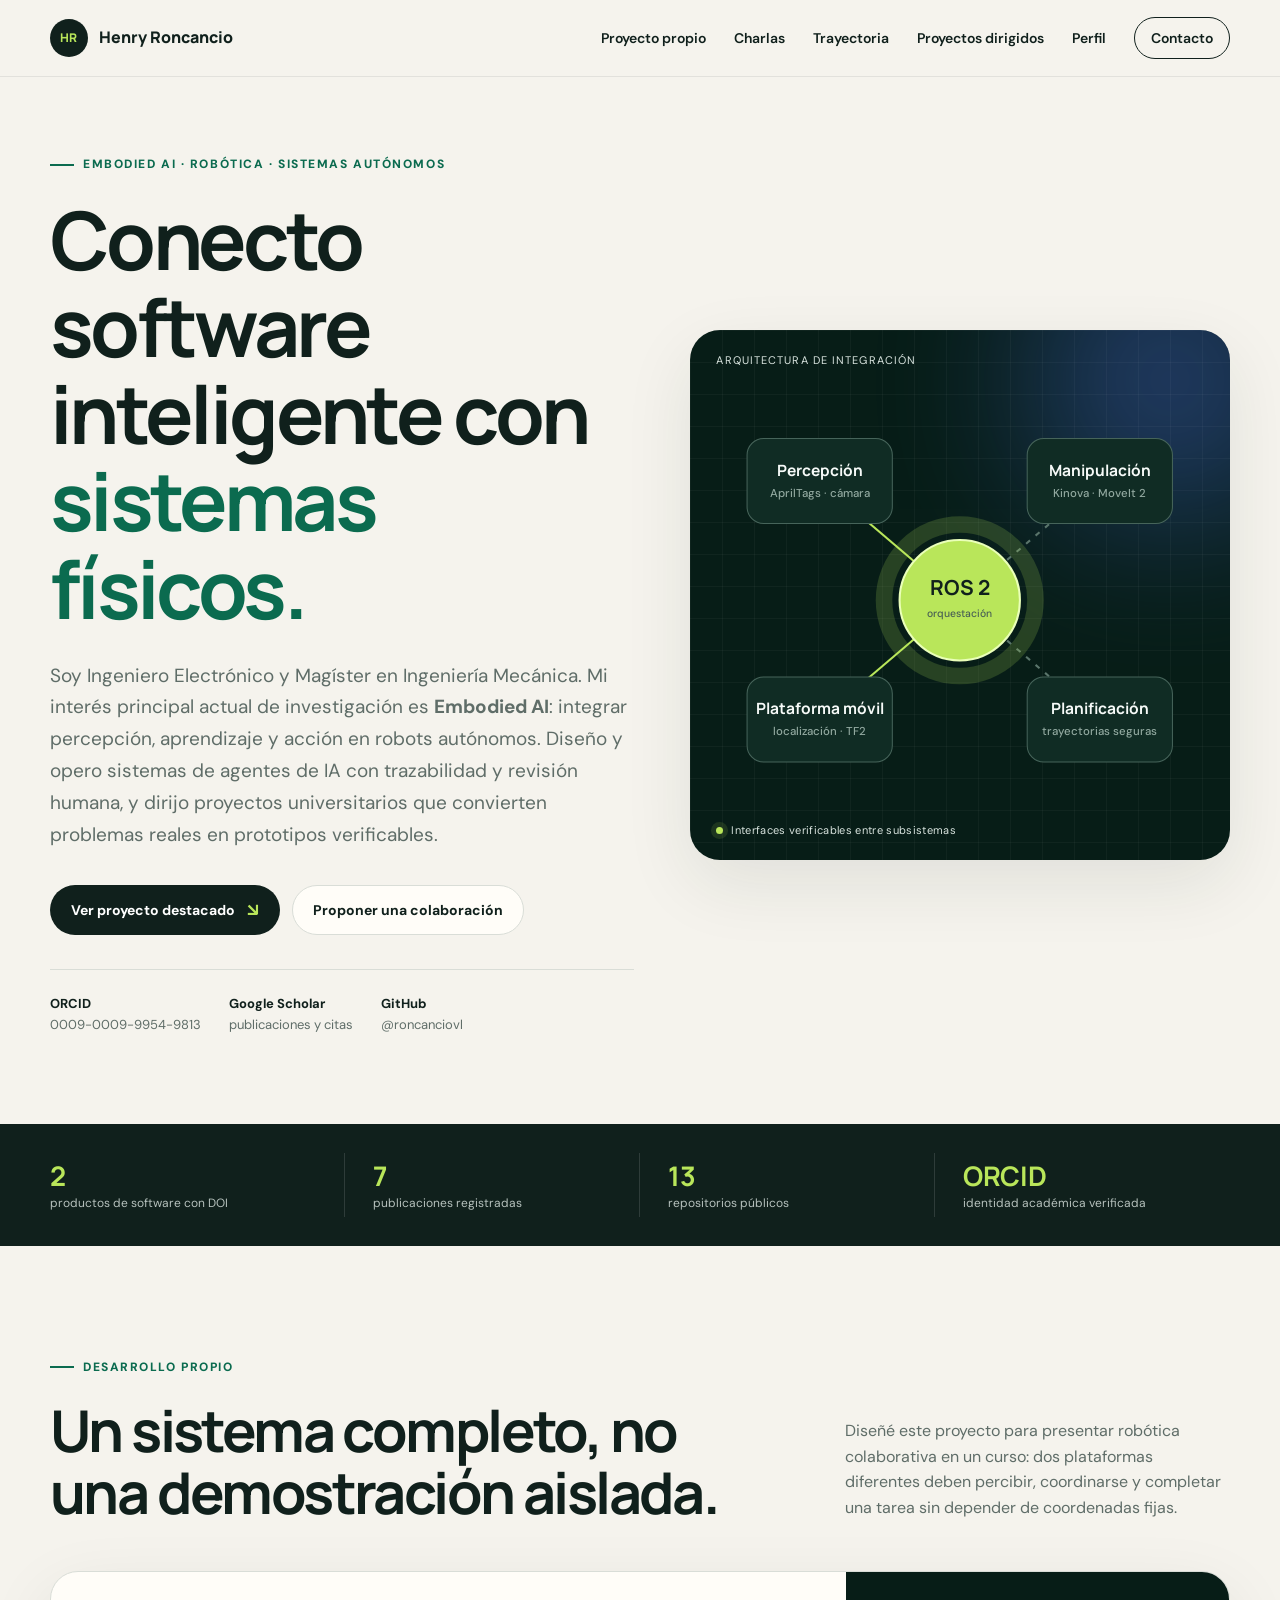
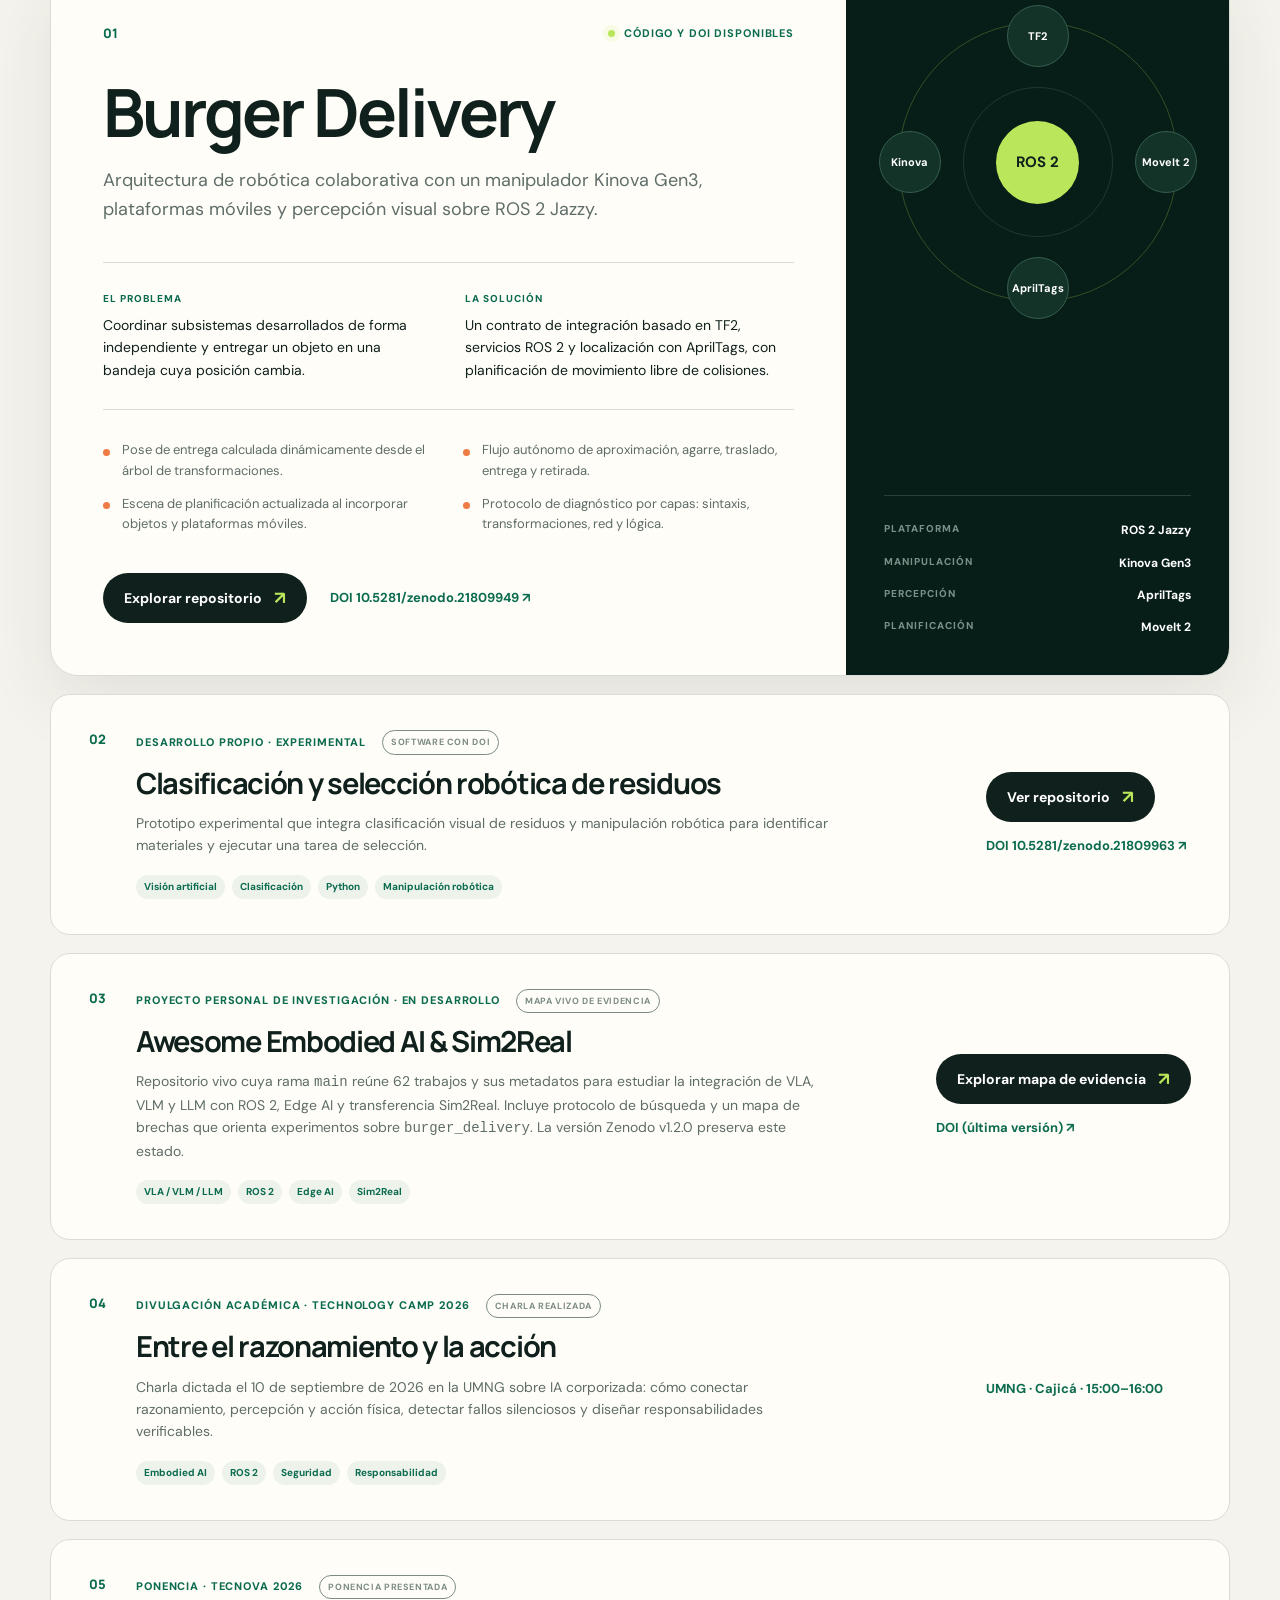
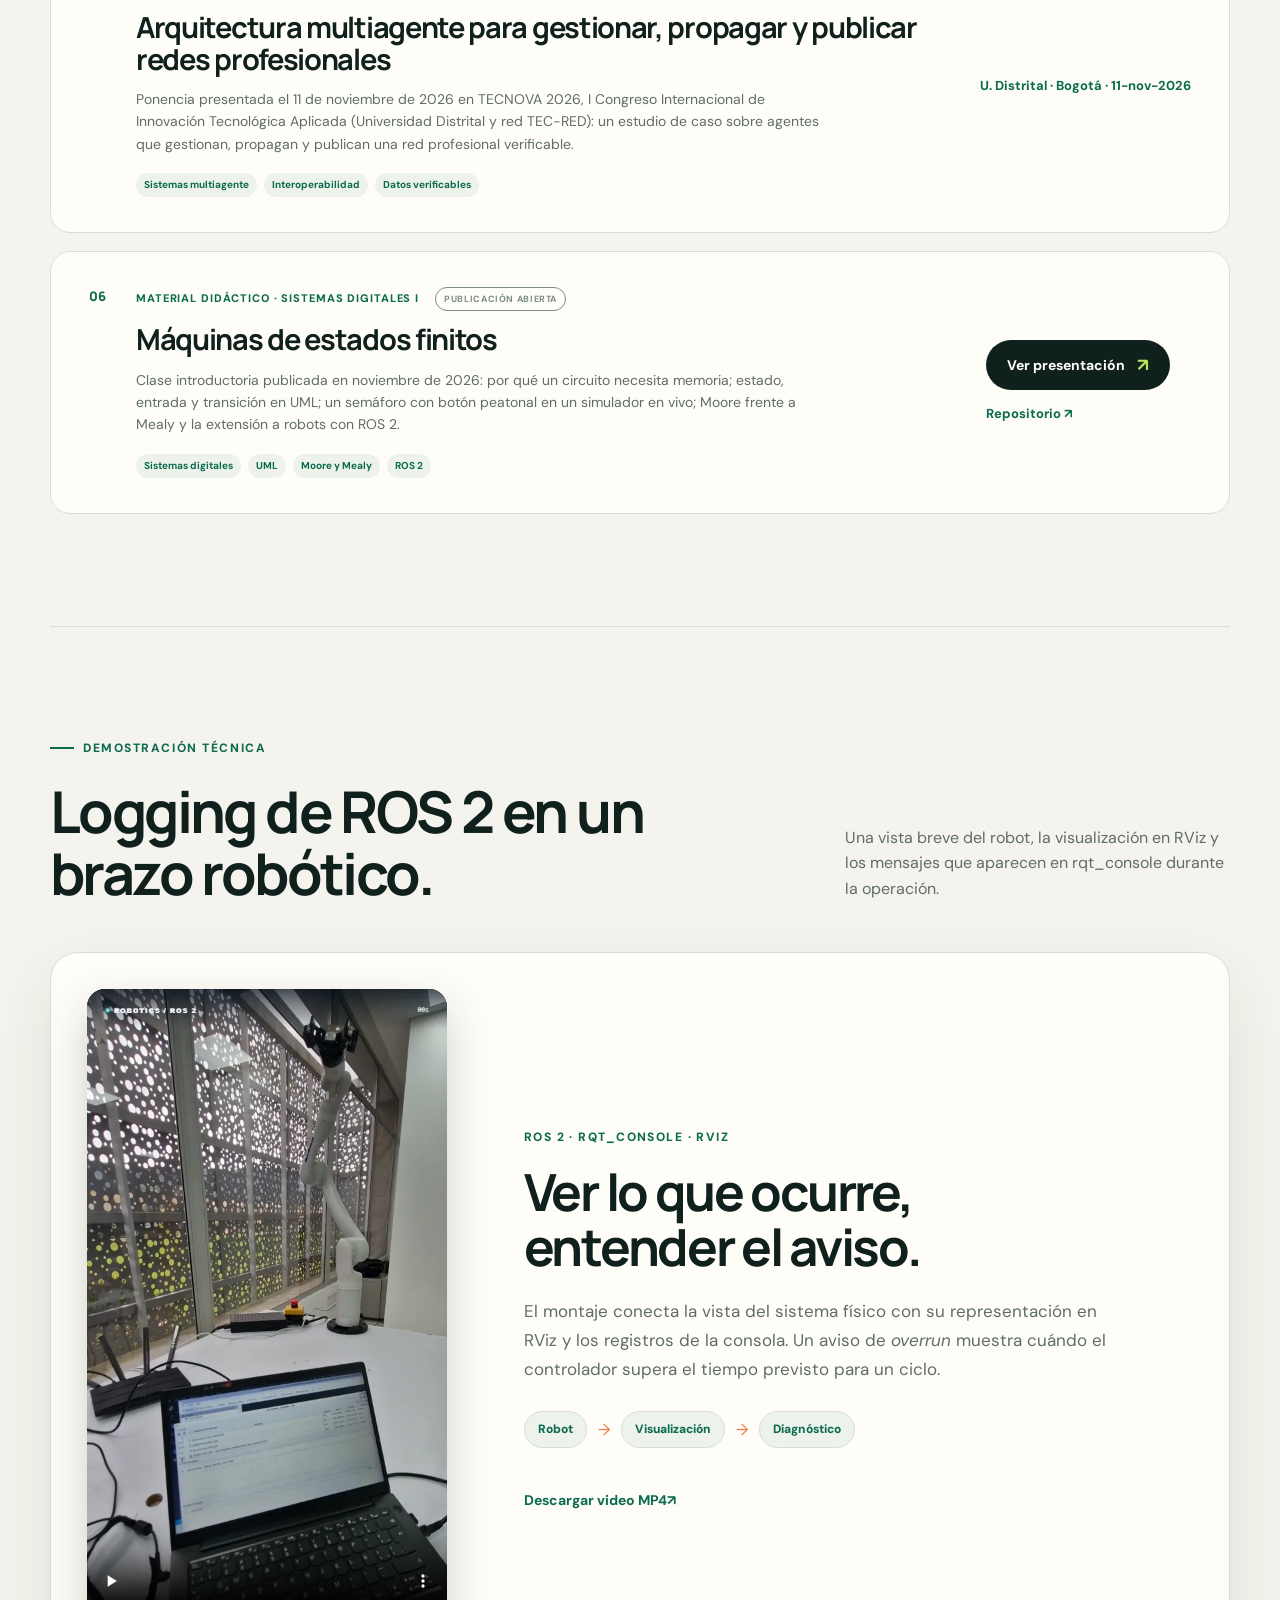
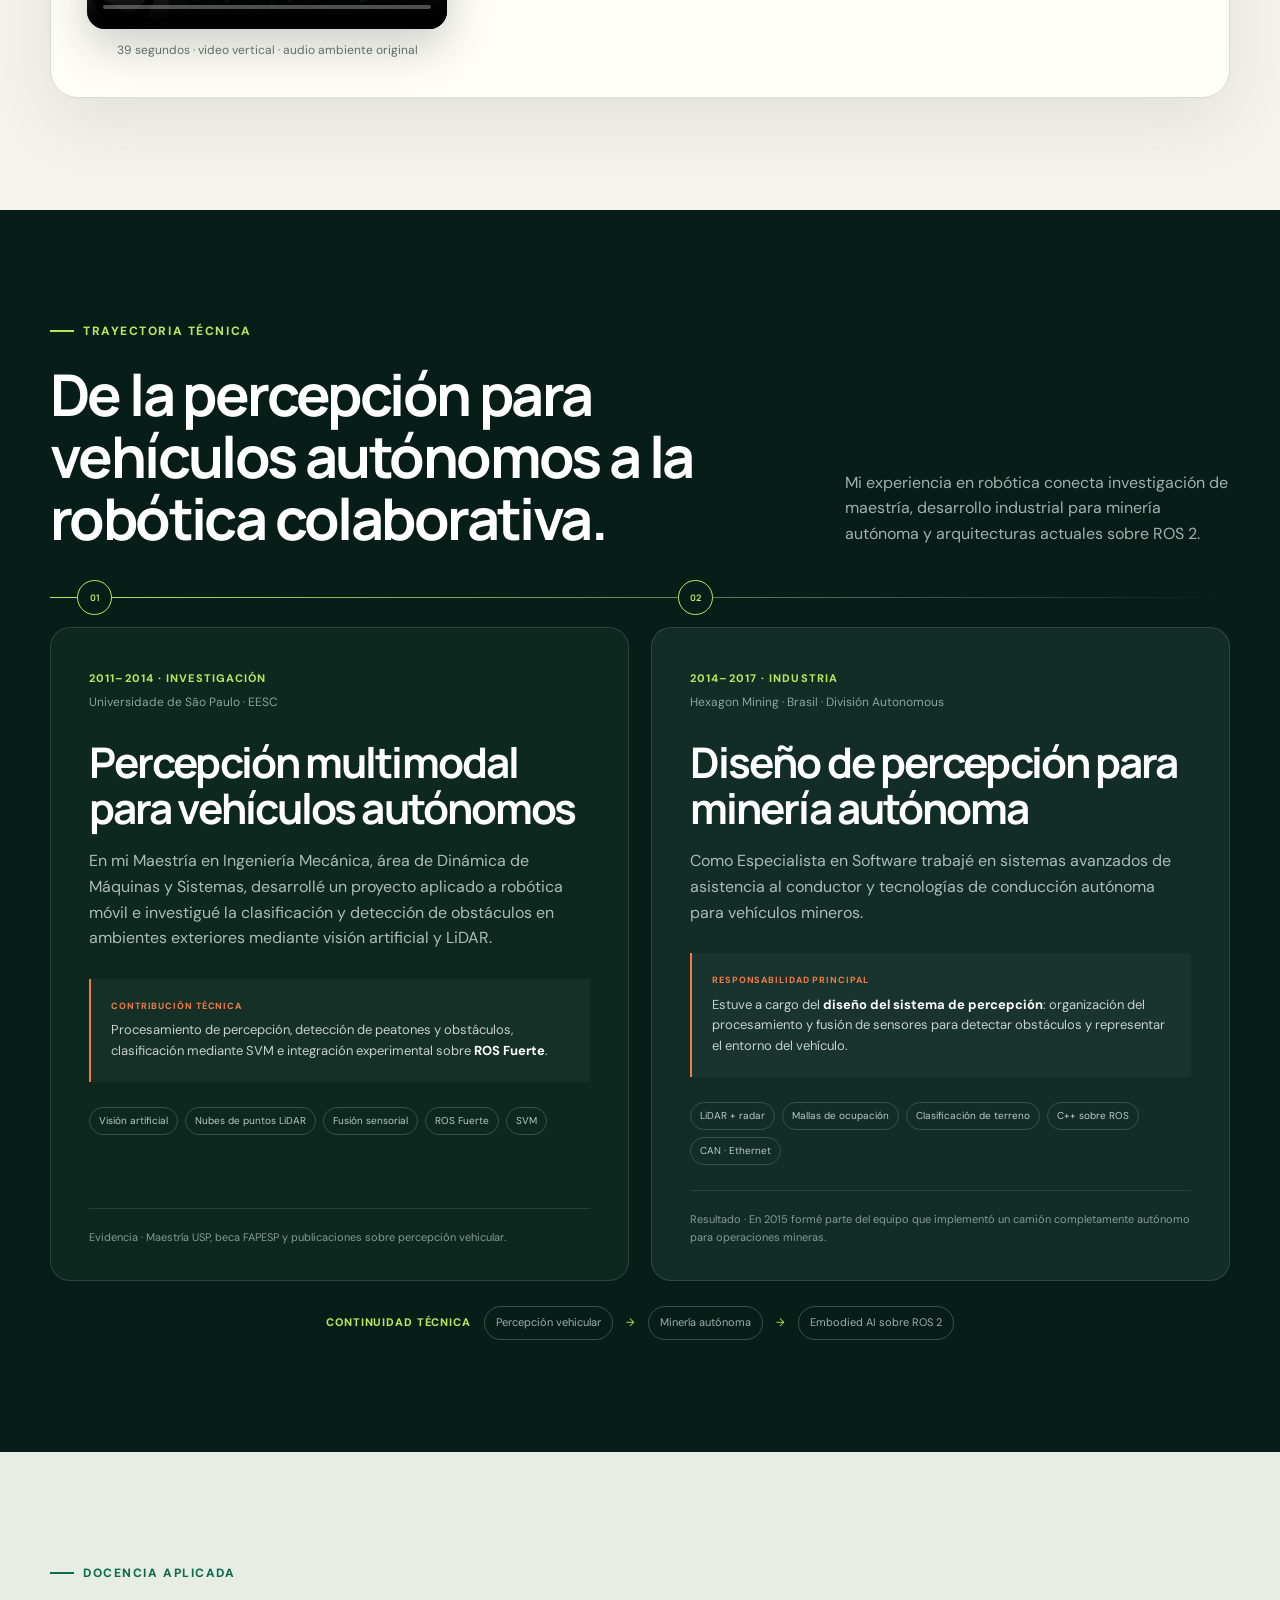
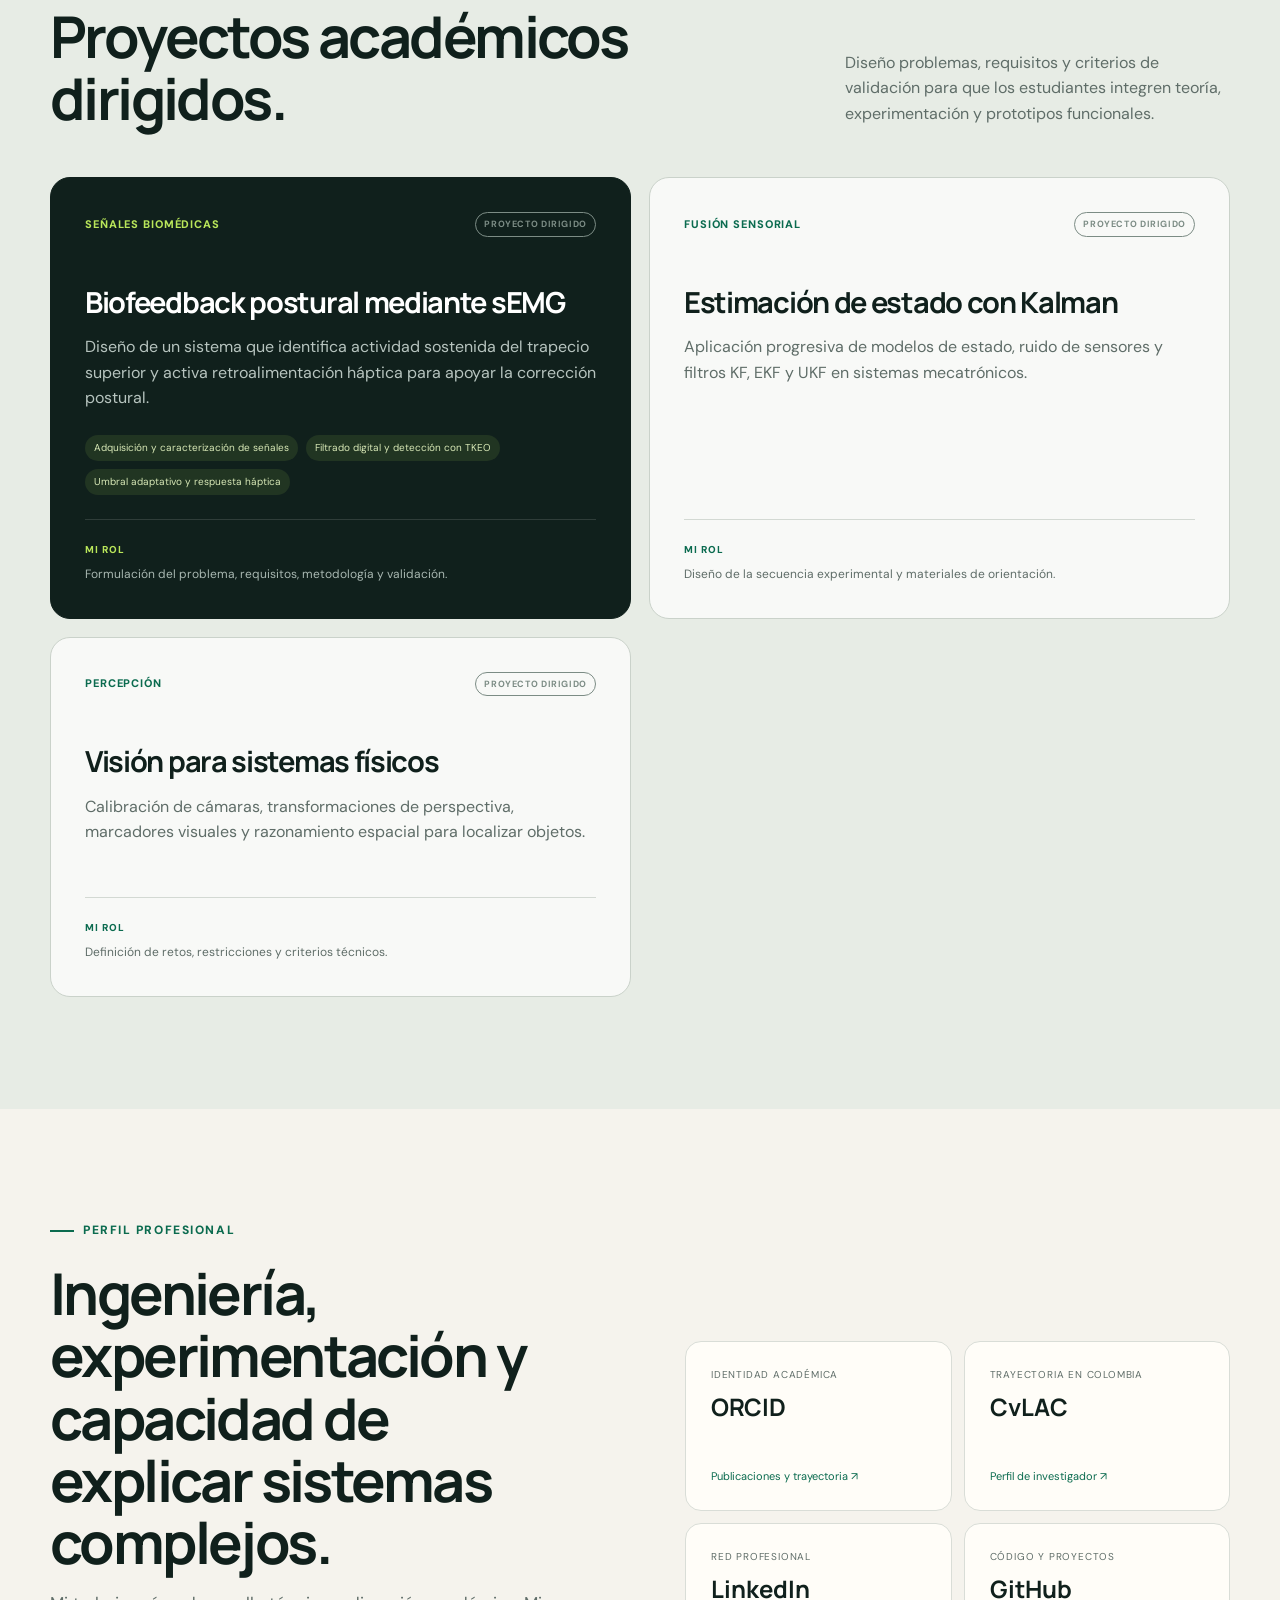
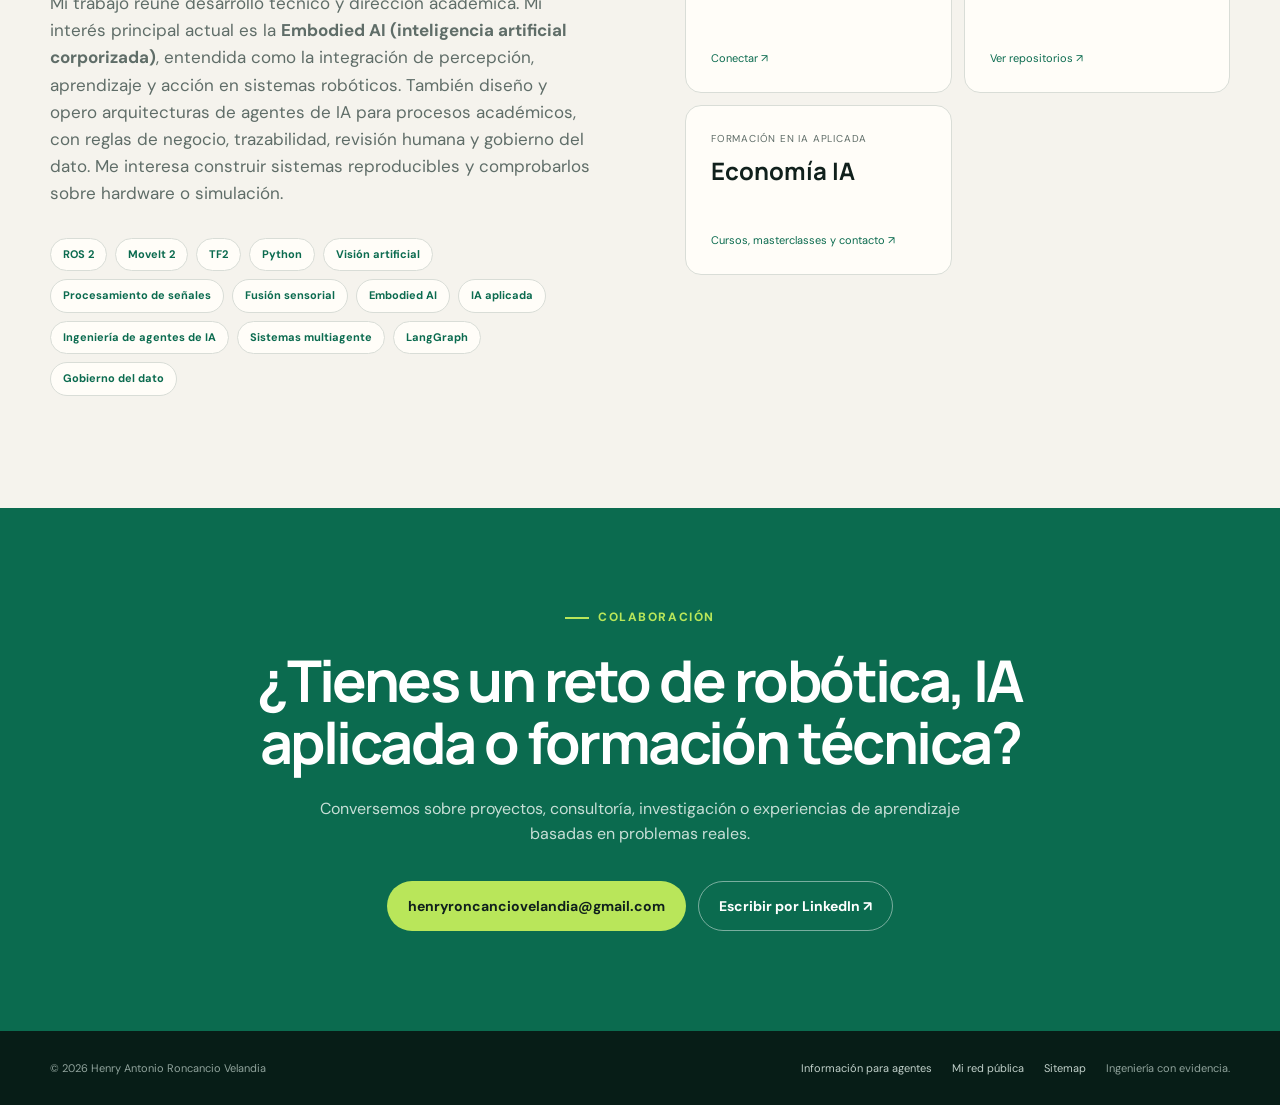
<file: index.html>
<!DOCTYPE html>
<html lang="es">
<head>
    <meta charset="UTF-8">
    <meta name="viewport" content="width=device-width, initial-scale=1.0">
    <title>Henry Roncancio | Robótica e inteligencia artificial aplicada</title>
    <meta name="description" content="Portafolio de Henry Roncancio, Ingeniero Electrónico y Magíster en Ingeniería Mecánica. Investiga Embodied AI y diseña sistemas de agentes de IA con trazabilidad y revisión humana.">
    <meta name="author" content="Henry Antonio Roncancio Velandia">
    <meta name="robots" content="index, follow, max-image-preview:large, max-snippet:-1, max-video-preview:-1">
    <meta name="theme-color" content="#07110f">
    <meta property="og:type" content="profile">
    <meta property="og:locale" content="es_CO">
    <meta property="og:site_name" content="Henry Roncancio">
    <meta property="og:title" content="Henry Roncancio | Robótica e inteligencia artificial aplicada">
    <meta property="og:description" content="Embodied AI, robótica con ROS 2 y proyectos que integran percepción, aprendizaje y acción en sistemas físicos.">
    <meta property="og:url" content="https://roncanciovl.github.io/">
    <meta property="profile:first_name" content="Henry">
    <meta property="profile:last_name" content="Roncancio">
    <meta name="twitter:card" content="summary">
    <meta name="twitter:title" content="Henry Roncancio | Robótica e IA aplicada">
    <meta name="twitter:description" content="Embodied AI, robótica colaborativa, ROS 2 y sistemas autónomos con evidencia verificable.">
    <link rel="canonical" href="https://roncanciovl.github.io/">
    <link rel="icon" href="/favicon.svg" type="image/svg+xml">
    <link rel="alternate" type="text/plain" href="/llms.txt" title="Resumen para agentes y modelos de lenguaje">
    <link rel="alternate" type="application/ld+json" href="/red-publica.jsonld" title="Grafo profesional en JSON-LD">
    <link rel="alternate" type="application/json" href="/red-publica.json" title="Mapa de relaciones públicas">
    <link rel="preconnect" href="https://fonts.googleapis.com">
    <link rel="preconnect" href="https://fonts.gstatic.com" crossorigin>
    <link href="https://fonts.googleapis.com/css2?family=DM+Sans:wght@400;500;600;700&family=Manrope:wght@500;600;700;800&display=swap" rel="stylesheet">
    <link rel="stylesheet" href="style.css">
    <script type="application/ld+json">
{
  "@context": "https://schema.org",
  "@graph": [
    {
      "@type": "ProfilePage",
      "@id": "https://roncanciovl.github.io/#profile-page",
      "url": "https://roncanciovl.github.io/",
      "name": "Henry Roncancio | Robótica e inteligencia artificial aplicada",
      "description": "Portafolio profesional y académico de Henry Antonio Roncancio Velandia.",
      "inLanguage": "es-CO",
      "dateCreated": "2026-07-22",
      "dateModified": "2026-11-20",
      "mainEntity": {
        "@id": "https://roncanciovl.github.io/#henry-roncancio"
      },
      "hasPart": [
        {
          "@id": "https://roncanciovl.github.io/#burger-delivery"
        },
        {
          "@id": "https://roncanciovl.github.io/#object-classification"
        },
        {
          "@id": "https://roncanciovl.github.io/#awesome-embodied-ai"
        },
        {
          "@id": "https://roncanciovl.github.io/#technology-camp-2026"
        },
        {
          "@id": "https://roncanciovl.github.io/#tecnova-2026"
        },
        {
          "@id": "https://roncanciovl.github.io/#article-ivs-2014"
        },
        {
          "@id": "https://roncanciovl.github.io/#article-worv-2013"
        },
        {
          "@id": "https://roncanciovl.github.io/#article-icit-2013"
        },
        {
          "@id": "https://roncanciovl.github.io/#article-wea-2012"
        },
        {
          "@id": "https://roncanciovl.github.io/#article-isspit-2003"
        },
        {
          "@id": "https://roncanciovl.github.io/#conem-2012"
        },
        {
          "@id": "https://roncanciovl.github.io/#article-ingenieria-2012"
        },
        {
          "@id": "https://roncanciovl.github.io/#article-ingenieria-2002-laboratorio"
        },
        {
          "@id": "https://roncanciovl.github.io/#article-ingenieria-2002-microanatomia"
        },
        {
          "@id": "https://roncanciovl.github.io/#sbein-2012"
        },
        {
          "@id": "https://roncanciovl.github.io/#reservas-eventos-economia-ia"
        }
      ]
    },
    {
      "@type": "CollectionPage",
      "@id": "https://roncanciovl.github.io/#reservas-eventos-economia-ia",
      "name": "Eventos y reservas de Economía IA",
      "description": "Superficie pública de eventos y charlas de Economía IA, organizada por la empresa y presentada por Henry Roncancio.",
      "url": "https://reservas.economiaia.business/",
      "isPartOf": {
        "@id": "https://www.economiaia.business/#organization"
      },
      "about": [
        {
          "@id": "https://www.economiaia.business/#organization"
        },
        {
          "@id": "https://roncanciovl.github.io/#henry-roncancio"
        }
      ]
    },
    {
      "@type": "Person",
      "@id": "https://roncanciovl.github.io/#henry-roncancio",
      "name": "Henry Antonio Roncancio Velandia",
      "alternateName": [
        "Henry Roncancio",
        "roncanciovl"
      ],
      "description": "Ingeniero Electrónico y Magíster en Ingeniería Mecánica. Investiga Embodied AI y diseña sistemas de agentes de IA con trazabilidad, revisión humana y gobierno del dato.",
      "jobTitle": [
        "Profesor de Cátedra — Categoría Asociado",
        "Adjunct Associate Professor"
      ],
      "url": "https://roncanciovl.github.io/",
      "image": "https://github.com/roncanciovl.png",
      "email": "mailto:henryroncanciovelandia@gmail.com",
      "identifier": {
        "@type": "PropertyValue",
        "propertyID": "ORCID",
        "value": "0009-0009-9954-9813",
        "url": "https://orcid.org/0009-0009-9954-9813"
      },
      "affiliation": [
        {
          "@id": "https://roncanciovl.github.io/#rol-usp"
        },
        {
          "@id": "https://roncanciovl.github.io/#rol-parma"
        },
        {
          "@id": "https://roncanciovl.github.io/#rol-rocatec"
        },
        {
          "@id": "https://roncanciovl.github.io/#rol-satlock"
        }
      ],
      "alumniOf": [
        {
          "@id": "https://roncanciovl.github.io/#distrital"
        },
        {
          "@id": "https://roncanciovl.github.io/#usp"
        }
      ],
      "hasCredential": [
        {
          "@id": "https://roncanciovl.github.io/#titulo-electronica"
        },
        {
          "@id": "https://roncanciovl.github.io/#titulo-maestria"
        },
        {
          "@id": "https://roncanciovl.github.io/#certificado-nvidia-dli-llm-2026"
        },
        {
          "@id": "https://roncanciovl.github.io/#certificado-hpc-2024"
        },
        {
          "@id": "https://roncanciovl.github.io/#certificado-nem-2018"
        }
      ],
      "sameAs": [
        "https://github.com/roncanciovl",
        "https://orcid.org/0009-0009-9954-9813",
        "https://scholar.google.com/citations?user=1iRSoqgAAAAJ",
        "https://www.scopus.com/authid/detail.uri?authorId=55319860900",
        "https://www.linkedin.com/in/henry-roncancio-a7341015/",
        "https://scienti.minciencias.gov.co/cvlac/visualizador/generarCurriculoCv.do?cod_rh=0000005738",
        "https://www.economiaia.business/henry_roncancio.html",
        "https://www.researchgate.net/profile/Henry-Roncancio-2"
      ],
      "subjectOf": [
        {
          "@type": "WebPage",
          "name": "Red pública profesional",
          "url": "https://roncanciovl.github.io/red-publica.html"
        },
        {
          "@id": "https://roncanciovl.github.io/#reservas-eventos-economia-ia"
        }
      ],
      "knowsAbout": [
        {
          "@id": "https://roncanciovl.github.io/#competencia-1"
        },
        {
          "@id": "https://roncanciovl.github.io/#competencia-2"
        },
        {
          "@id": "https://roncanciovl.github.io/#competencia-3"
        },
        {
          "@id": "https://roncanciovl.github.io/#competencia-4"
        },
        {
          "@id": "https://roncanciovl.github.io/#competencia-5"
        },
        {
          "@id": "https://roncanciovl.github.io/#competencia-6"
        },
        {
          "@id": "https://roncanciovl.github.io/#competencia-7"
        },
        {
          "@id": "https://roncanciovl.github.io/#competencia-8"
        },
        {
          "@id": "https://roncanciovl.github.io/#competencia-9"
        },
        {
          "@id": "https://roncanciovl.github.io/#competencia-10"
        },
        {
          "@id": "https://roncanciovl.github.io/#competencia-11"
        },
        {
          "@id": "https://roncanciovl.github.io/#competencia-12"
        },
        {
          "@id": "https://roncanciovl.github.io/#competencia-13"
        },
        {
          "@id": "https://roncanciovl.github.io/#competencia-14"
        },
        {
          "@id": "https://roncanciovl.github.io/#competencia-15"
        },
        {
          "@id": "https://roncanciovl.github.io/#competencia-16"
        },
        {
          "@id": "https://roncanciovl.github.io/#competencia-17"
        }
      ],
      "worksFor": [
        {
          "@id": "https://www.economiaia.business/#organization"
        },
        {
          "@id": "https://roncanciovl.github.io/#rol-economia-ia"
        },
        {
          "@id": "https://roncanciovl.github.io/#rol-umng"
        },
        {
          "@id": "https://roncanciovl.github.io/#rol-salle"
        },
        {
          "@id": "https://roncanciovl.github.io/#rol-hexagon"
        },
        {
          "@id": "https://roncanciovl.github.io/#rol-devex"
        },
        {
          "@id": "https://roncanciovl.github.io/#rol-ultra"
        }
      ]
    },
    {
      "@type": "SoftwareSourceCode",
      "@id": "https://roncanciovl.github.io/#burger-delivery",
      "name": "Burger Delivery",
      "description": "Arquitectura experimental de robótica colaborativa que integra un manipulador Kinova Gen3, plataformas móviles, AprilTags, TF2 y MoveIt 2 sobre ROS 2 Jazzy.",
      "url": "https://github.com/roncanciovl/burger_delivery",
      "codeRepository": "https://github.com/roncanciovl/burger_delivery",
      "identifier": "https://doi.org/10.5281/zenodo.21809949",
      "license": "https://www.apache.org/licenses/LICENSE-2.0",
      "author": {
        "@id": "https://roncanciovl.github.io/#henry-roncancio"
      }
    },
    {
      "@type": "SoftwareSourceCode",
      "@id": "https://roncanciovl.github.io/#object-classification",
      "name": "Clasificación y selección robótica de residuos",
      "description": "Desarrollo propio experimental que integra clasificación visual de residuos y manipulación robótica.",
      "url": "https://github.com/roncanciovl/objectclassification",
      "codeRepository": "https://github.com/roncanciovl/objectclassification",
      "identifier": "https://doi.org/10.5281/zenodo.21809963",
      "programmingLanguage": "Python",
      "license": "https://www.apache.org/licenses/LICENSE-2.0",
      "author": {
        "@id": "https://roncanciovl.github.io/#henry-roncancio"
      }
    },
    {
      "@type": "Dataset",
      "@id": "https://roncanciovl.github.io/#awesome-embodied-ai",
      "name": "Awesome Embodied AI & Sim2Real: A Living Evidence Map for ROS 2, VLA, and Sim2Real",
      "description": "Mapa vivo de evidencia cuya rama main reúne 62 trabajos, con metadatos estructurados, protocolo reproducible y análisis de brechas sobre VLA/VLM/LLM, ROS 2, Edge AI y Sim2Real.",
      "url": "https://github.com/roncanciovl/awesome-embodied-ai",
      "identifier": "https://doi.org/10.5281/zenodo.22984143",
      "sameAs": [
        "https://doi.org/10.5281/zenodo.22179171"
      ],
      "license": "https://creativecommons.org/licenses/by-sa/4.0/",
      "dateModified": "2026-09-27",
      "creator": {
        "@id": "https://roncanciovl.github.io/#henry-roncancio"
      }
    },
    {
      "@type": "Event",
      "@id": "https://roncanciovl.github.io/#technology-camp-2026",
      "name": "Entre el razonamiento y la acción",
      "description": "Charla sobre IA corporizada, integración entre razonamiento y acción física, fallos silenciosos y responsabilidad en sistemas autónomos.",
      "startDate": "2026-09-10T15:00:00-05:00",
      "endDate": "2026-09-10T16:00:00-05:00",
      "eventAttendanceMode": "https://schema.org/OfflineEventAttendanceMode",
      "location": {
        "@type": "Place",
        "name": "Auditorio D, Campus Nueva Granada",
        "address": "Cajicá, Colombia"
      },
      "organizer": {
        "@id": "https://roncanciovl.github.io/#umng"
      },
      "performer": {
        "@id": "https://roncanciovl.github.io/#henry-roncancio"
      }
    },
    {
      "@type": "Event",
      "@id": "https://roncanciovl.github.io/#tecnova-2026",
      "name": "Arquitectura multiagente para gestionar, propagar y publicar redes profesionales",
      "description": "Ponencia presentada en TECNOVA 2026: estudio de caso de una arquitectura multiagente que gestiona, propaga y publica una red profesional verificable.",
      "startDate": "2026-11-11",
      "superEvent": {
        "@type": "Event",
        "name": "TECNOVA 2026 — I Congreso Internacional de Innovación Tecnológica Aplicada",
        "startDate": "2026-11-11",
        "endDate": "2026-11-13",
        "url": "https://congresotecnova.com/"
      },
      "location": {
        "@type": "Place",
        "name": "Facultad Tecnológica, Universidad Distrital Francisco José de Caldas",
        "address": "Bogotá, Colombia"
      },
      "organizer": {
        "@id": "https://roncanciovl.github.io/#distrital"
      },
      "performer": {
        "@id": "https://roncanciovl.github.io/#henry-roncancio"
      }
    },
    {
      "@type": "LearningResource",
      "@id": "https://roncanciovl.github.io/#maquinas-de-estados",
      "name": "Máquinas de estados finitos — clase introductoria de Sistemas Digitales I",
      "description": "Material didáctico abierto: presentación interactiva con simulador de semáforo, estado, entrada y transición en notación UML, máquinas de Moore y Mealy y extensión a ROS 2, con ejemplos en Python.",
      "url": "https://roncanciovl.github.io/maquinas-de-estados/presentacion/",
      "isBasedOn": "https://github.com/roncanciovl/maquinas-de-estados",
      "learningResourceType": "Presentación interactiva",
      "educationalLevel": "Pregrado en ingeniería",
      "inLanguage": "es",
      "datePublished": "2026-11-25",
      "isAccessibleForFree": true,
      "license": "https://www.apache.org/licenses/LICENSE-2.0",
      "keywords": ["máquinas de estados finitos", "sistemas digitales", "UML", "Moore", "Mealy", "ROS 2"],
      "author": {
        "@id": "https://roncanciovl.github.io/#henry-roncancio"
      }
    },
    {
      "@type": "ScholarlyArticle",
      "@id": "https://roncanciovl.github.io/#article-ivs-2014",
      "name": "Traversability analysis using terrain mapping and online-trained terrain type classifier",
      "identifier": "https://doi.org/10.1109/IVS.2014.6856427",
      "datePublished": "2014",
      "publisher": {
        "@type": "Organization",
        "name": "IEEE"
      },
      "author": {
        "@id": "https://roncanciovl.github.io/#henry-roncancio"
      },
      "description": "Publicación en memorias de evento en coautoría. Consultar el DOI para la lista completa de autores.",
      "url": "https://doi.org/10.1109/IVS.2014.6856427"
    },
    {
      "@type": "ScholarlyArticle",
      "@id": "https://roncanciovl.github.io/#article-worv-2013",
      "name": "Ceiling analysis of pedestrian recognition pipeline for an autonomous car application",
      "identifier": "https://doi.org/10.1109/WORV.2013.6521941",
      "datePublished": "2013",
      "publisher": {
        "@type": "Organization",
        "name": "IEEE"
      },
      "author": {
        "@id": "https://roncanciovl.github.io/#henry-roncancio"
      },
      "description": "Publicación en memorias de evento en coautoría. Consultar el DOI para la lista completa de autores.",
      "url": "https://doi.org/10.1109/WORV.2013.6521941"
    },
    {
      "@type": "ScholarlyArticle",
      "@id": "https://roncanciovl.github.io/#article-icit-2013",
      "name": "GISA: A Brazilian platform for autonomous cars trials",
      "identifier": "https://doi.org/10.1109/ICIT.2013.6505652",
      "datePublished": "2013",
      "publisher": {
        "@type": "Organization",
        "name": "IEEE"
      },
      "author": {
        "@id": "https://roncanciovl.github.io/#henry-roncancio"
      },
      "description": "Publicación en memorias de evento en coautoría. Consultar el DOI para la lista completa de autores.",
      "url": "https://doi.org/10.1109/ICIT.2013.6505652"
    },
    {
      "@type": "ScholarlyArticle",
      "@id": "https://roncanciovl.github.io/#article-wea-2012",
      "name": "Vision-based system for pedestrian recognition using a tuned SVM classifier",
      "identifier": "https://doi.org/10.1109/WEA.2012.6220095",
      "datePublished": "2012",
      "publisher": {
        "@type": "Organization",
        "name": "IEEE"
      },
      "author": {
        "@id": "https://roncanciovl.github.io/#henry-roncancio"
      },
      "description": "Publicación en memorias de evento en coautoría. Consultar el DOI para la lista completa de autores.",
      "url": "https://doi.org/10.1109/WEA.2012.6220095"
    },
    {
      "@type": "ScholarlyArticle",
      "@id": "https://roncanciovl.github.io/#article-isspit-2003",
      "name": "Segmentation of wood microanatomy images using multiscale classification",
      "identifier": "https://doi.org/10.1109/ISSPIT.2003.1341215",
      "datePublished": "2003",
      "publisher": {
        "@type": "Organization",
        "name": "IEEE"
      },
      "author": {
        "@id": "https://roncanciovl.github.io/#henry-roncancio"
      },
      "description": "Publicación en memorias de evento en coautoría. Consultar el DOI para la lista completa de autores.",
      "url": "https://doi.org/10.1109/ISSPIT.2003.1341215"
    },
    {
      "@type": "CollegeOrUniversity",
      "@id": "https://roncanciovl.github.io/#umng",
      "name": "Universidad Militar Nueva Granada",
      "url": "https://roncanciovl.github.io/red-publica.html#umng"
    },
    {
      "@type": "CollegeOrUniversity",
      "@id": "https://roncanciovl.github.io/#salle",
      "name": "Universidad de La Salle",
      "url": "https://roncanciovl.github.io/red-publica.html#salle"
    },
    {
      "@type": "CollegeOrUniversity",
      "@id": "https://roncanciovl.github.io/#usp",
      "name": "Universidade de São Paulo",
      "url": "https://roncanciovl.github.io/red-publica.html#usp"
    },
    {
      "@type": "CollegeOrUniversity",
      "@id": "https://roncanciovl.github.io/#distrital",
      "name": "Universidad Distrital Francisco José de Caldas",
      "url": "https://roncanciovl.github.io/red-publica.html#distrital"
    },
    {
      "@type": "CollegeOrUniversity",
      "@id": "https://roncanciovl.github.io/#parma",
      "name": "Università di Parma — VisLab",
      "url": "https://roncanciovl.github.io/red-publica.html#parma"
    },
    {
      "@type": "Organization",
      "@id": "https://roncanciovl.github.io/#hexagon",
      "name": "Hexagon Mining Brasil",
      "url": "https://roncanciovl.github.io/red-publica.html#hexagon"
    },
    {
      "@type": "Organization",
      "@id": "https://roncanciovl.github.io/#devex",
      "name": "Devex Mining",
      "url": "https://roncanciovl.github.io/red-publica.html#devex"
    },
    {
      "@type": "Organization",
      "@id": "https://roncanciovl.github.io/#ultra",
      "name": "ULTRA S.A.",
      "url": "https://roncanciovl.github.io/red-publica.html#ultra"
    },
    {
      "@type": "Organization",
      "@id": "https://roncanciovl.github.io/#rocatec",
      "name": "ROCATEC LTDA",
      "url": "https://roncanciovl.github.io/red-publica.html#rocatec"
    },
    {
      "@type": "Organization",
      "@id": "https://roncanciovl.github.io/#satlock",
      "name": "Satlock",
      "url": "https://roncanciovl.github.io/red-publica.html#satlock"
    },
    {
      "@type": "Organization",
      "@id": "https://www.economiaia.business/#organization",
      "name": "Economía IA",
      "legalName": "economiaia LLC",
      "url": "https://www.economiaia.business/",
      "foundingDate": "2025-05-17",
      "description": "Empresa registrada en Nuevo México, Estados Unidos, con operación híbrida en Latinoamérica.",
      "founder": {
        "@id": "https://roncanciovl.github.io/#henry-roncancio"
      },
      "sameAs": [
        "https://www.linkedin.com/company/economiaia"
      ]
    },
    {
      "@type": "EducationalOccupationalCredential",
      "credentialCategory": "degree",
      "name": "Ingeniero Electrónico",
      "educationalLevel": "Bachelor",
      "recognizedBy": {
        "@id": "https://roncanciovl.github.io/#distrital"
      },
      "dateCreated": "2003",
      "@id": "https://roncanciovl.github.io/#titulo-electronica",
      "url": "https://roncanciovl.github.io/red-publica.html#titulo-electronica"
    },
    {
      "@type": "EducationalOccupationalCredential",
      "credentialCategory": "degree",
      "name": "Magíster en Ingeniería Mecánica",
      "educationalLevel": "Master",
      "recognizedBy": {
        "@id": "https://roncanciovl.github.io/#usp"
      },
      "dateCreated": "2014",
      "@id": "https://roncanciovl.github.io/#titulo-maestria",
      "url": "https://roncanciovl.github.io/red-publica.html#titulo-maestria"
    },
    {
      "@type": "EducationalOccupationalCredential",
      "credentialCategory": "certificate",
      "name": "Rapid Application Development with Large Language Models (LLMs)",
      "description": "Certificado de competencia del NVIDIA Deep Learning Institute, taller práctico de AI Week LATAM 2026 aprobado con evaluación de código, 30 de septiembre de 2026.",
      "recognizedBy": {
        "@type": "Organization",
        "name": "NVIDIA Deep Learning Institute"
      },
      "dateCreated": "2026-09-30",
      "sameAs": "https://learn.nvidia.com/certificates?id=-xCdhUytTEqhDaDaRSbTAA",
      "@id": "https://roncanciovl.github.io/#certificado-nvidia-dli-llm-2026",
      "url": "https://roncanciovl.github.io/red-publica.html#certificado-nvidia-dli-llm-2026"
    },
    {
      "@type": "EducationalOccupationalCredential",
      "credentialCategory": "certificate",
      "name": "7th HPC Summer School",
      "description": "Constancia de asistencia al curso de computación de alto desempeño, 17 a 19 de junio de 2024, 20 horas académicas.",
      "recognizedBy": {
        "@type": "CollegeOrUniversity",
        "name": "Universidad de los Andes — Departamento de Física y Departamento de Ingeniería de Sistemas y Computación"
      },
      "dateCreated": "2024-07-10",
      "@id": "https://roncanciovl.github.io/#certificado-hpc-2024",
      "url": "https://roncanciovl.github.io/red-publica.html#certificado-hpc-2024"
    },
    {
      "@type": "EducationalOccupationalCredential",
      "credentialCategory": "certificate",
      "name": "Workshop para Desarrolladores con Shin Tatt Wong",
      "description": "Constancia de asistencia al workshop para desarrolladores de la plataforma blockchain NEM, 7 de noviembre de 2018.",
      "recognizedBy": {
        "@type": "Organization",
        "name": "Fundación NEM.io — Embajada local en Colombia"
      },
      "dateCreated": "2018-11-07",
      "@id": "https://roncanciovl.github.io/#certificado-nem-2018",
      "url": "https://roncanciovl.github.io/red-publica.html#certificado-nem-2018"
    },
    {
      "@type": "DefinedTerm",
      "@id": "https://roncanciovl.github.io/#competencia-1",
      "name": "ROS",
      "url": "https://roncanciovl.github.io/red-publica.html#competencia-1"
    },
    {
      "@type": "DefinedTerm",
      "@id": "https://roncanciovl.github.io/#competencia-2",
      "name": "ROS Fuerte",
      "url": "https://roncanciovl.github.io/red-publica.html#competencia-2"
    },
    {
      "@type": "DefinedTerm",
      "@id": "https://roncanciovl.github.io/#competencia-3",
      "name": "ROS 2",
      "url": "https://roncanciovl.github.io/red-publica.html#competencia-3"
    },
    {
      "@type": "DefinedTerm",
      "@id": "https://roncanciovl.github.io/#competencia-4",
      "name": "Robótica colaborativa",
      "url": "https://roncanciovl.github.io/red-publica.html#competencia-4"
    },
    {
      "@type": "DefinedTerm",
      "@id": "https://roncanciovl.github.io/#competencia-5",
      "name": "MoveIt 2",
      "url": "https://roncanciovl.github.io/red-publica.html#competencia-5"
    },
    {
      "@type": "DefinedTerm",
      "@id": "https://roncanciovl.github.io/#competencia-6",
      "name": "TF2",
      "url": "https://roncanciovl.github.io/red-publica.html#competencia-6"
    },
    {
      "@type": "DefinedTerm",
      "@id": "https://roncanciovl.github.io/#competencia-7",
      "name": "Kinova Gen3",
      "url": "https://roncanciovl.github.io/red-publica.html#competencia-7"
    },
    {
      "@type": "DefinedTerm",
      "@id": "https://roncanciovl.github.io/#competencia-8",
      "name": "Procesamiento digital de señales",
      "url": "https://roncanciovl.github.io/red-publica.html#competencia-8"
    },
    {
      "@type": "DefinedTerm",
      "@id": "https://roncanciovl.github.io/#competencia-9",
      "name": "Visión artificial",
      "url": "https://roncanciovl.github.io/red-publica.html#competencia-9"
    },
    {
      "@type": "DefinedTerm",
      "@id": "https://roncanciovl.github.io/#competencia-10",
      "name": "Fusión sensorial",
      "url": "https://roncanciovl.github.io/red-publica.html#competencia-10"
    },
    {
      "@type": "DefinedTerm",
      "@id": "https://roncanciovl.github.io/#competencia-11",
      "name": "Percepción para vehículos autónomos",
      "url": "https://roncanciovl.github.io/red-publica.html#competencia-11"
    },
    {
      "@type": "DefinedTerm",
      "@id": "https://roncanciovl.github.io/#competencia-12",
      "name": "Embodied AI",
      "url": "https://roncanciovl.github.io/red-publica.html#competencia-12"
    },
    {
      "@type": "DefinedTerm",
      "@id": "https://roncanciovl.github.io/#competencia-13",
      "name": "Inteligencia artificial aplicada",
      "url": "https://roncanciovl.github.io/red-publica.html#competencia-13"
    },
    {
      "@type": "DefinedTerm",
      "@id": "https://roncanciovl.github.io/#competencia-14",
      "name": "Ingeniería de agentes de IA",
      "url": "https://roncanciovl.github.io/red-publica.html#competencia-14"
    },
    {
      "@type": "DefinedTerm",
      "@id": "https://roncanciovl.github.io/#competencia-15",
      "name": "Sistemas multiagente",
      "url": "https://roncanciovl.github.io/red-publica.html#competencia-15"
    },
    {
      "@type": "DefinedTerm",
      "@id": "https://roncanciovl.github.io/#competencia-16",
      "name": "Orquestación con LangGraph",
      "url": "https://roncanciovl.github.io/red-publica.html#competencia-16"
    },
    {
      "@type": "DefinedTerm",
      "@id": "https://roncanciovl.github.io/#competencia-17",
      "name": "Gobierno del dato",
      "url": "https://roncanciovl.github.io/red-publica.html#competencia-17"
    },
    {
      "@type": "OrganizationRole",
      "@id": "https://roncanciovl.github.io/#rol-economia-ia",
      "name": "Fundador y director — Economía IA",
      "roleName": "Fundador y director",
      "startDate": "2025-05",
      "description": "Diseño y operación de agentes de IA y automatización para organizaciones.",
      "url": "https://roncanciovl.github.io/red-publica.html#rol-economia-ia",
      "worksFor": {
        "@id": "https://www.economiaia.business/#organization"
      }
    },
    {
      "@type": "OrganizationRole",
      "@id": "https://roncanciovl.github.io/#rol-umng",
      "name": "Profesor de Cátedra — Categoría Asociado — Universidad Militar Nueva Granada",
      "roleName": "Profesor de Cátedra — Categoría Asociado",
      "startDate": "2022",
      "description": "Docencia universitaria en ingeniería y orientación de proyectos académicos. Vinculación mediante contratos semestrales.",
      "url": "https://roncanciovl.github.io/red-publica.html#rol-umng",
      "worksFor": {
        "@id": "https://roncanciovl.github.io/#umng"
      }
    },
    {
      "@type": "OrganizationRole",
      "@id": "https://roncanciovl.github.io/#rol-salle",
      "name": "Profesor Magíster I — Universidad de La Salle",
      "roleName": "Profesor Magíster I",
      "startDate": "2018-01",
      "description": "Docencia e investigación en ingeniería.",
      "url": "https://roncanciovl.github.io/red-publica.html#rol-salle",
      "worksFor": {
        "@id": "https://roncanciovl.github.io/#salle"
      },
      "endDate": "2022-06"
    },
    {
      "@type": "OrganizationRole",
      "@id": "https://roncanciovl.github.io/#rol-hexagon",
      "name": "Especialista en Software — División Autonomous — Hexagon Mining Brasil",
      "roleName": "Especialista en Software — División Autonomous",
      "startDate": "2014-02",
      "description": "Percepción para vehículos mineros autónomos, LiDAR, radar y fusión sensorial.",
      "url": "https://roncanciovl.github.io/red-publica.html#rol-hexagon",
      "worksFor": {
        "@id": "https://roncanciovl.github.io/#hexagon"
      },
      "endDate": "2017-05"
    },
    {
      "@type": "OrganizationRole",
      "@id": "https://roncanciovl.github.io/#rol-devex",
      "name": "Ingeniero de investigación y desarrollo — Devex Mining",
      "roleName": "Ingeniero de investigación y desarrollo",
      "startDate": "2014-02",
      "description": "Investigación y desarrollo para aplicaciones de minería. Periodo que se solapa con la trayectoria en Hexagon; no se suma como tiempo adicional.",
      "url": "https://roncanciovl.github.io/red-publica.html#rol-devex",
      "worksFor": {
        "@id": "https://roncanciovl.github.io/#devex"
      },
      "endDate": "2015-04"
    },
    {
      "@type": "OrganizationRole",
      "@id": "https://roncanciovl.github.io/#rol-usp",
      "name": "Investigador de maestría — Universidade de São Paulo",
      "roleName": "Investigador de maestría",
      "startDate": "2011",
      "description": "Percepción y clasificación de obstáculos para vehículos autónomos; investigación con beca FAPESP.",
      "url": "https://roncanciovl.github.io/red-publica.html#rol-usp",
      "affiliation": {
        "@id": "https://roncanciovl.github.io/#usp"
      },
      "endDate": "2014"
    },
    {
      "@type": "OrganizationRole",
      "@id": "https://roncanciovl.github.io/#rol-parma",
      "name": "Investigador invitado — Università di Parma — VisLab",
      "roleName": "Investigador invitado",
      "startDate": "2013-03",
      "description": "Estancia de investigación en VisLab vinculada a percepción para vehículos autónomos.",
      "url": "https://roncanciovl.github.io/red-publica.html#rol-parma",
      "affiliation": {
        "@id": "https://roncanciovl.github.io/#parma"
      },
      "endDate": "2013-08"
    },
    {
      "@type": "OrganizationRole",
      "@id": "https://roncanciovl.github.io/#rol-ultra",
      "name": "Ingeniero de diseño — ULTRA S.A.",
      "roleName": "Ingeniero de diseño",
      "startDate": "2004-05",
      "description": "Electrónica automotriz, sistemas embebidos y desarrollo y validación de prototipos AVL.",
      "url": "https://roncanciovl.github.io/red-publica.html#rol-ultra",
      "worksFor": {
        "@id": "https://roncanciovl.github.io/#ultra"
      },
      "endDate": "2011-07"
    },
    {
      "@type": "OrganizationRole",
      "@id": "https://roncanciovl.github.io/#rol-rocatec",
      "name": "Cofundador y socio — ROCATEC LTDA",
      "roleName": "Cofundador y socio",
      "startDate": "2003-09",
      "description": "Robótica, hardware y microcontroladores.",
      "url": "https://roncanciovl.github.io/red-publica.html#rol-rocatec",
      "affiliation": {
        "@id": "https://roncanciovl.github.io/#rocatec"
      },
      "endDate": "2004-05"
    },
    {
      "@type": "OrganizationRole",
      "@id": "https://roncanciovl.github.io/#rol-satlock",
      "name": "Consultor independiente — Satlock",
      "roleName": "Consultor independiente",
      "startDate": "2023-05-23",
      "description": "Consultoría personal: primera fase ejecutada según declaración de Henry. Certificación externa pendiente; no se publican entregables ni resultados reservados.",
      "url": "https://roncanciovl.github.io/red-publica.html#rol-satlock",
      "affiliation": {
        "@id": "https://roncanciovl.github.io/#satlock"
      },
      "endDate": "2023"
    },
    {
      "@type": "ScholarlyArticle",
      "@id": "https://roncanciovl.github.io/#conem-2012",
      "name": "Reconhecimento de Pedestres à Frente de um Veículo de Passeio Usando uma Máquina de Vetor de Suporte Ajustada",
      "datePublished": "2012",
      "author": {
        "@id": "https://roncanciovl.github.io/#henry-roncancio"
      },
      "url": "https://roncanciovl.github.io/red-publica.html#conem-2012",
      "description": "Publicación en coautoría registrada en la trayectoria académica. No se dispone de DOI en este perfil; consultar CvLAC."
    },
    {
      "@type": "ScholarlyArticle",
      "@id": "https://roncanciovl.github.io/#sbein-2012",
      "name": "GISA: Plataforma de teste para navegação autônoma em ambiente urbano",
      "datePublished": "2012",
      "author": {
        "@id": "https://roncanciovl.github.io/#henry-roncancio"
      },
      "url": "https://roncanciovl.github.io/red-publica.html#sbein-2012",
      "description": "Publicación en coautoría registrada en la trayectoria académica. No se dispone de DOI en este perfil; consultar CvLAC."
    },
    {
      "@type": "ScholarlyArticle",
      "@id": "https://roncanciovl.github.io/#article-ingenieria-2012",
      "name": "Clasificador basado en Máquina de Vectores de Soporte Ajustada para Reconocimiento de Peatones en Tráfico Urbano",
      "alternateName": "Tuned Support Vector Machine Classifier for Pedestrian Recognition in Urban Traffic",
      "datePublished": "2012-12-28",
      "inLanguage": "es",
      "isPartOf": {
        "@type": "PublicationIssue",
        "issueNumber": "2",
        "isPartOf": {
          "@type": "PublicationVolume",
          "volumeNumber": "17",
          "isPartOf": {
            "@type": "Periodical",
            "name": "Ingeniería",
            "issn": "2344-8393",
            "publisher": {
              "@type": "Organization",
              "name": "Universidad Distrital Francisco José de Caldas"
            }
          }
        }
      },
      "pageStart": "46",
      "pageEnd": "54",
      "author": {
        "@id": "https://roncanciovl.github.io/#henry-roncancio"
      },
      "description": "Artículo en revista en coautoría. Consultar la página del artículo para la lista completa de autores.",
      "url": "https://revistas.udistrital.edu.co/index.php/reving/article/view/3855"
    },
    {
      "@type": "ScholarlyArticle",
      "@id": "https://roncanciovl.github.io/#article-ingenieria-2002-laboratorio",
      "name": "Laboratorio Remoto en la Educación de la Ingeniería",
      "datePublished": "2002",
      "inLanguage": "es",
      "isPartOf": {
        "@type": "PublicationIssue",
        "issueNumber": "1",
        "isPartOf": {
          "@type": "PublicationVolume",
          "volumeNumber": "7",
          "isPartOf": {
            "@type": "Periodical",
            "name": "Ingeniería",
            "issn": "2344-8393",
            "publisher": {
              "@type": "Organization",
              "name": "Universidad Distrital Francisco José de Caldas"
            }
          }
        }
      },
      "pageStart": "85",
      "pageEnd": "87",
      "author": {
        "@id": "https://roncanciovl.github.io/#henry-roncancio"
      },
      "description": "Artículo en revista en coautoría. Consultar la página del artículo para la lista completa de autores.",
      "url": "https://revistas.udistrital.edu.co/index.php/reving/article/view/2276"
    },
    {
      "@type": "ScholarlyArticle",
      "@id": "https://roncanciovl.github.io/#article-ingenieria-2002-microanatomia",
      "name": "Segmentación de imágenes de microanatomía de madera mediante una clasificación multiescala basada en operaciones morfológicas",
      "datePublished": "2002",
      "inLanguage": "es",
      "isPartOf": {
        "@type": "PublicationIssue",
        "issueNumber": "2",
        "isPartOf": {
          "@type": "PublicationVolume",
          "volumeNumber": "7",
          "isPartOf": {
            "@type": "Periodical",
            "name": "Ingeniería",
            "issn": "2344-8393",
            "publisher": {
              "@type": "Organization",
              "name": "Universidad Distrital Francisco José de Caldas"
            }
          }
        }
      },
      "pageStart": "64",
      "pageEnd": "72",
      "author": {
        "@id": "https://roncanciovl.github.io/#henry-roncancio"
      },
      "description": "Artículo en revista en coautoría. Consultar la página del artículo para la lista completa de autores.",
      "url": "https://revistas.udistrital.edu.co/index.php/reving/article/view/2820"
    }
  ]
}
    </script>
</head>
<body>
    <a class="skip-link" href="#contenido">Saltar al contenido</a>

    <header class="site-header">
        <nav class="nav shell" aria-label="Navegación principal">
            <a class="brand" href="#inicio" aria-label="Inicio de Henry Roncancio">
                <span class="brand-mark">HR</span>
                <span>Henry Roncancio</span>
            </a>
            <div class="nav-links">
                <a href="#proyecto">Proyecto propio</a>
                <a href="#ponencia">Charlas</a>
                <a href="#trayectoria">Trayectoria</a>
                <a href="#direccion">Proyectos dirigidos</a>
                <a href="#perfil">Perfil</a>
                <a class="nav-cta" href="#contacto">Contacto</a>
            </div>
        </nav>
    </header>

    <main id="contenido">
        <section class="hero shell" id="inicio">
            <div class="hero-copy">
                <p class="eyebrow"><span></span> Embodied AI · Robótica · Sistemas autónomos</p>
                <h1>Conecto software inteligente con <em>sistemas físicos.</em></h1>
                <p class="hero-lead">Soy Ingeniero Electrónico y Magíster en Ingeniería Mecánica. Mi interés principal actual de investigación es <strong>Embodied AI</strong>: integrar percepción, aprendizaje y acción en robots autónomos. Diseño y opero sistemas de agentes de IA con trazabilidad y revisión humana, y dirijo proyectos universitarios que convierten problemas reales en prototipos verificables.</p>
                <div class="hero-actions">
                    <a class="button primary" href="#proyecto">Ver proyecto destacado <span aria-hidden="true">↘</span></a>
                    <a class="button secondary" href="mailto:henryroncanciovelandia@gmail.com">Proponer una colaboración</a>
                </div>
                <div class="identity-links" aria-label="Perfiles profesionales">
                    <a href="https://orcid.org/0009-0009-9954-9813" target="_blank" rel="noopener">ORCID <span>0009-0009-9954-9813</span></a>
                    <a href="https://scholar.google.com/citations?user=1iRSoqgAAAAJ" target="_blank" rel="noopener">Google Scholar <span>publicaciones y citas</span></a>
                    <a href="https://github.com/roncanciovl" target="_blank" rel="noopener">GitHub <span>@roncanciovl</span></a>
                </div>
            </div>

            <div class="hero-visual" aria-label="Esquema de un sistema robótico colaborativo">
                <div class="visual-label">Arquitectura de integración</div>
                <svg viewBox="0 0 520 440" role="img" aria-labelledby="diagram-title diagram-desc">
                    <title id="diagram-title">Arquitectura ROS 2</title>
                    <desc id="diagram-desc">Un núcleo ROS 2 conecta percepción, manipulación, plataforma móvil y planificación.</desc>
                    <path class="diagram-line active" d="M260 220 L125 105"/>
                    <path class="diagram-line" d="M260 220 L395 105"/>
                    <path class="diagram-line active" d="M260 220 L125 335"/>
                    <path class="diagram-line" d="M260 220 L395 335"/>
                    <circle class="pulse-ring" cx="260" cy="220" r="73"/>
                    <g class="diagram-node core">
                        <circle cx="260" cy="220" r="58"/>
                        <text x="260" y="215">ROS 2</text>
                        <text class="small" x="260" y="236">orquestación</text>
                    </g>
                    <g class="diagram-node">
                        <rect x="55" y="64" width="140" height="82" rx="16"/>
                        <text x="125" y="100">Percepción</text>
                        <text class="small" x="125" y="120">AprilTags · cámara</text>
                    </g>
                    <g class="diagram-node">
                        <rect x="325" y="64" width="140" height="82" rx="16"/>
                        <text x="395" y="100">Manipulación</text>
                        <text class="small" x="395" y="120">Kinova · MoveIt 2</text>
                    </g>
                    <g class="diagram-node">
                        <rect x="55" y="294" width="140" height="82" rx="16"/>
                        <text x="125" y="330">Plataforma móvil</text>
                        <text class="small" x="125" y="350">localización · TF2</text>
                    </g>
                    <g class="diagram-node">
                        <rect x="325" y="294" width="140" height="82" rx="16"/>
                        <text x="395" y="330">Planificación</text>
                        <text class="small" x="395" y="350">trayectorias seguras</text>
                    </g>
                </svg>
                <div class="visual-status"><i></i> Interfaces verificables entre subsistemas</div>
            </div>
        </section>

        <section class="proof" aria-label="Indicadores profesionales">
            <div class="shell proof-grid">
                <div><strong>2</strong><span>productos de software con DOI</span></div>
                <div><strong>7</strong><span>publicaciones registradas</span></div>
                <div><strong>13</strong><span>repositorios públicos</span></div>
                <div><strong>ORCID</strong><span>identidad académica verificada</span></div>
            </div>
        </section>

        <section class="section shell" id="proyecto">
            <div class="section-heading">
                <div>
                    <p class="eyebrow"><span></span> Desarrollo propio</p>
                    <h2>Un sistema completo, no una demostración aislada.</h2>
                </div>
                <p>Diseñé este proyecto para presentar robótica colaborativa en un curso: dos plataformas diferentes deben percibir, coordinarse y completar una tarea sin depender de coordenadas fijas.</p>
            </div>

            <article class="flagship">
                <div class="flagship-main">
                    <div class="project-meta">
                        <span class="project-number">01</span>
                        <span class="status"><i></i> Código y DOI disponibles</span>
                    </div>
                    <h3>Burger Delivery</h3>
                    <p class="flagship-lead">Arquitectura de robótica colaborativa con un manipulador Kinova Gen3, plataformas móviles y percepción visual sobre ROS 2 Jazzy.</p>

                    <div class="problem-solution">
                        <div>
                            <span>El problema</span>
                            <p>Coordinar subsistemas desarrollados de forma independiente y entregar un objeto en una bandeja cuya posición cambia.</p>
                        </div>
                        <div>
                            <span>La solución</span>
                            <p>Un contrato de integración basado en TF2, servicios ROS 2 y localización con AprilTags, con planificación de movimiento libre de colisiones.</p>
                        </div>
                    </div>

                    <ul class="feature-list">
                        <li>Pose de entrega calculada dinámicamente desde el árbol de transformaciones.</li>
                        <li>Flujo autónomo de aproximación, agarre, traslado, entrega y retirada.</li>
                        <li>Escena de planificación actualizada al incorporar objetos y plataformas móviles.</li>
                        <li>Protocolo de diagnóstico por capas: sintaxis, transformaciones, red y lógica.</li>
                    </ul>

                    <div class="project-actions">
                        <a class="button primary" href="https://github.com/roncanciovl/burger_delivery" target="_blank" rel="noopener">Explorar repositorio <span aria-hidden="true">↗</span></a>
                        <a class="text-link" href="https://doi.org/10.5281/zenodo.21809949" target="_blank" rel="noopener">DOI 10.5281/zenodo.21809949 <span aria-hidden="true">↗</span></a>
                    </div>
                </div>

                <aside class="flagship-side" aria-label="Tecnologías del proyecto">
                    <div class="tech-orbit">
                        <span class="orbit-center">ROS 2</span>
                        <span class="orbit-item one">TF2</span>
                        <span class="orbit-item two">MoveIt 2</span>
                        <span class="orbit-item three">AprilTags</span>
                        <span class="orbit-item four">Kinova</span>
                    </div>
                    <div class="tech-list">
                        <span>Plataforma</span><strong>ROS 2 Jazzy</strong>
                        <span>Manipulación</span><strong>Kinova Gen3</strong>
                        <span>Percepción</span><strong>AprilTags</strong>
                        <span>Planificación</span><strong>MoveIt 2</strong>
                    </div>
                </aside>
            </article>

            <article class="experimental-project">
                <div class="experimental-number">02</div>
                <div class="experimental-copy">
                    <div class="card-top">
                        <span>Desarrollo propio · Experimental</span>
                        <b>Software con DOI</b>
                    </div>
                    <h3>Clasificación y selección robótica de residuos</h3>
                    <p>Prototipo experimental que integra clasificación visual de residuos y manipulación robótica para identificar materiales y ejecutar una tarea de selección.</p>
                    <div class="experimental-tags">
                        <span>Visión artificial</span>
                        <span>Clasificación</span>
                        <span>Python</span>
                        <span>Manipulación robótica</span>
                    </div>
                </div>
                <div class="experimental-actions">
                    <a class="button primary" href="https://github.com/roncanciovl/objectclassification" target="_blank" rel="noopener">Ver repositorio <span aria-hidden="true">↗</span></a>
                    <a class="text-link" href="https://doi.org/10.5281/zenodo.21809963" target="_blank" rel="noopener">DOI 10.5281/zenodo.21809963 <span aria-hidden="true">↗</span></a>
                </div>
            </article>

            <article class="experimental-project" id="investigacion">
                <div class="experimental-number">03</div>
                <div class="experimental-copy">
                    <div class="card-top">
                        <span>Proyecto personal de investigación · En desarrollo</span>
                        <b>Mapa vivo de evidencia</b>
                    </div>
                    <h3>Awesome Embodied AI &amp; Sim2Real</h3>
                    <p>Repositorio vivo cuya rama <code>main</code> reúne 62 trabajos y sus metadatos para estudiar la integración de VLA, VLM y LLM con ROS 2, Edge AI y transferencia Sim2Real. Incluye protocolo de búsqueda y un mapa de brechas que orienta experimentos sobre <code>burger_delivery</code>. La versión Zenodo v1.2.0 preserva este estado.</p>
                    <div class="experimental-tags">
                        <span>VLA / VLM / LLM</span>
                        <span>ROS 2</span>
                        <span>Edge AI</span>
                        <span>Sim2Real</span>
                    </div>
                </div>
                <div class="experimental-actions">
                    <a class="button primary" href="https://github.com/roncanciovl/awesome-embodied-ai" target="_blank" rel="noopener">Explorar mapa de evidencia <span aria-hidden="true">↗</span></a>
                    <a class="text-link" href="https://doi.org/10.5281/zenodo.22179171" target="_blank" rel="noopener">DOI (última versión) <span aria-hidden="true">↗</span></a>
                </div>
            </article>

            <article class="experimental-project" id="ponencia">
                <div class="experimental-number">04</div>
                <div class="experimental-copy">
                    <div class="card-top">
                        <span>Divulgación académica · Technology Camp 2026</span>
                        <b>Charla realizada</b>
                    </div>
                    <h3>Entre el razonamiento y la acción</h3>
                    <p>Charla dictada el 10 de septiembre de 2026 en la UMNG sobre IA corporizada: cómo conectar razonamiento, percepción y acción física, detectar fallos silenciosos y diseñar responsabilidades verificables.</p>
                    <div class="experimental-tags">
                        <span>Embodied AI</span>
                        <span>ROS 2</span>
                        <span>Seguridad</span>
                        <span>Responsabilidad</span>
                    </div>
                </div>
                <div class="experimental-actions">
                    <span class="text-link">UMNG · Cajicá · 15:00–16:00</span>
                </div>
            </article>

            <article class="experimental-project" id="ponencia-tecnova">
                <div class="experimental-number">05</div>
                <div class="experimental-copy">
                    <div class="card-top">
                        <span>Ponencia · TECNOVA 2026</span>
                        <b>Ponencia presentada</b>
                    </div>
                    <h3>Arquitectura multiagente para gestionar, propagar y publicar redes profesionales</h3>
                    <p>Ponencia presentada el 11 de noviembre de 2026 en TECNOVA 2026, I Congreso Internacional de Innovación Tecnológica Aplicada (Universidad Distrital y red TEC-RED): un estudio de caso sobre agentes que gestionan, propagan y publican una red profesional verificable.</p>
                    <div class="experimental-tags">
                        <span>Sistemas multiagente</span>
                        <span>Interoperabilidad</span>
                        <span>Datos verificables</span>
                    </div>
                </div>
                <div class="experimental-actions">
                    <span class="text-link">U. Distrital · Bogotá · 11-nov-2026</span>
                </div>
            </article>

            <article class="experimental-project" id="material-maquinas-de-estados">
                <div class="experimental-number">06</div>
                <div class="experimental-copy">
                    <div class="card-top">
                        <span>Material didáctico · Sistemas Digitales I</span>
                        <b>Publicación abierta</b>
                    </div>
                    <h3>Máquinas de estados finitos</h3>
                    <p>Clase introductoria publicada en noviembre de 2026: por qué un circuito necesita memoria; estado, entrada y transición en UML; un semáforo con botón peatonal en un simulador en vivo; Moore frente a Mealy y la extensión a robots con ROS 2.</p>
                    <div class="experimental-tags">
                        <span>Sistemas digitales</span>
                        <span>UML</span>
                        <span>Moore y Mealy</span>
                        <span>ROS 2</span>
                    </div>
                </div>
                <div class="experimental-actions">
                    <a class="button primary" href="https://roncanciovl.github.io/maquinas-de-estados/presentacion/" target="_blank" rel="noopener">Ver presentación <span aria-hidden="true">↗</span></a>
                    <a class="text-link" href="https://github.com/roncanciovl/maquinas-de-estados" target="_blank" rel="noopener">Repositorio <span aria-hidden="true">↗</span></a>
                </div>
            </article>
        </section>

        <section class="section shell logging-demo" id="demo-ros2" aria-labelledby="logging-demo-title">
            <div class="section-heading">
                <div>
                    <p class="eyebrow"><span></span> Demostración técnica</p>
                    <h2 id="logging-demo-title">Logging de ROS 2 en un brazo robótico.</h2>
                </div>
                <p>Una vista breve del robot, la visualización en RViz y los mensajes que aparecen en rqt_console durante la operación.</p>
            </div>
            <div class="logging-demo-layout">
                <figure class="logging-demo-media">
                    <video controls playsinline preload="none" poster="/media/ros2-logging-poster.webp" width="1080" height="1920" aria-describedby="logging-demo-caption">
                        <source src="/media/ros2-logging-focused.mp4" type="video/mp4">
                        Tu navegador no puede reproducir el video. <a href="/media/ros2-logging-focused.mp4">Abre el archivo MP4</a>.
                    </video>
                    <figcaption id="logging-demo-caption">39 segundos · video vertical · audio ambiente original</figcaption>
                </figure>
                <div class="logging-demo-copy">
                    <p class="logging-demo-kicker">ROS 2 · rqt_console · RViz</p>
                    <h3>Ver lo que ocurre, entender el aviso.</h3>
                    <p>El montaje conecta la vista del sistema físico con su representación en RViz y los registros de la consola. Un aviso de <em>overrun</em> muestra cuándo el controlador supera el tiempo previsto para un ciclo.</p>
                    <div class="logging-demo-steps" aria-label="Secuencia del video">
                        <span>Robot</span><i aria-hidden="true">→</i><span>Visualización</span><i aria-hidden="true">→</i><span>Diagnóstico</span>
                    </div>
                    <a class="text-link" href="/media/ros2-logging-focused.mp4" download>Descargar video MP4 <span aria-hidden="true">↗</span></a>
                </div>
            </div>
        </section>

        <section class="section robotics-journey" id="trayectoria">
            <div class="shell">
                <div class="section-heading journey-heading">
                    <div>
                        <p class="eyebrow"><span></span> Trayectoria técnica</p>
                        <h2>De la percepción para vehículos autónomos a la robótica colaborativa.</h2>
                    </div>
                    <p>Mi experiencia en robótica conecta investigación de maestría, desarrollo industrial para minería autónoma y arquitecturas actuales sobre ROS 2.</p>
                </div>

                <div class="journey-line" aria-label="Trayectoria técnica en robótica">
                    <article class="journey-card research-card">
                        <div class="journey-marker" aria-hidden="true"><span>01</span></div>
                        <div class="journey-date">2011–2014 · Investigación</div>
                        <div class="journey-place">Universidade de São Paulo · EESC</div>
                        <h3>Percepción multimodal para vehículos autónomos</h3>
                        <p>En mi Maestría en Ingeniería Mecánica, área de Dinámica de Máquinas y Sistemas, desarrollé un proyecto aplicado a robótica móvil e investigué la clasificación y detección de obstáculos en ambientes exteriores mediante visión artificial y LiDAR.</p>
                        <div class="journey-detail">
                            <span>Contribución técnica</span>
                            <p>Procesamiento de percepción, detección de peatones y obstáculos, clasificación mediante SVM e integración experimental sobre <strong>ROS Fuerte</strong>.</p>
                        </div>
                        <ul class="tech-points">
                            <li>Visión artificial</li>
                            <li>Nubes de puntos LiDAR</li>
                            <li>Fusión sensorial</li>
                            <li>ROS Fuerte</li>
                            <li>SVM</li>
                        </ul>
                        <div class="evidence-note">Evidencia · Maestría USP, beca FAPESP y publicaciones sobre percepción vehicular.</div>
                    </article>

                    <article class="journey-card industry-card">
                        <div class="journey-marker" aria-hidden="true"><span>02</span></div>
                        <div class="journey-date">2014–2017 · Industria</div>
                        <div class="journey-place">Hexagon Mining · Brasil · División Autonomous</div>
                        <h3>Diseño de percepción para minería autónoma</h3>
                        <p>Como Especialista en Software trabajé en sistemas avanzados de asistencia al conductor y tecnologías de conducción autónoma para vehículos mineros.</p>
                        <div class="journey-detail">
                            <span>Responsabilidad principal</span>
                            <p>Estuve a cargo del <strong>diseño del sistema de percepción</strong>: organización del procesamiento y fusión de sensores para detectar obstáculos y representar el entorno del vehículo.</p>
                        </div>
                        <ul class="tech-points">
                            <li>LiDAR + radar</li>
                            <li>Mallas de ocupación</li>
                            <li>Clasificación de terreno</li>
                            <li>C++ sobre ROS</li>
                            <li>CAN · Ethernet</li>
                        </ul>
                        <div class="evidence-note">Resultado · En 2015 formé parte del equipo que implementó un camión completamente autónomo para operaciones mineras.</div>
                    </article>
                </div>

                <div class="journey-continuity">
                    <span>Continuidad técnica</span>
                    <div>Percepción vehicular</div><i>→</i><div>Minería autónoma</div><i>→</i><div>Embodied AI sobre ROS 2</div>
                </div>
            </div>
        </section>

        <section class="section directed-section" id="direccion">
            <div class="shell">
                <div class="section-heading">
                    <div>
                        <p class="eyebrow"><span></span> Docencia aplicada</p>
                        <h2>Proyectos académicos dirigidos.</h2>
                    </div>
                    <p>Diseño problemas, requisitos y criterios de validación para que los estudiantes integren teoría, experimentación y prototipos funcionales.</p>
                </div>

                <div class="directed-grid">
                    <article class="directed-card featured-card">
                        <div class="card-top"><span>Señales biomédicas</span><b>Proyecto dirigido</b></div>
                        <h3>Biofeedback postural mediante sEMG</h3>
                        <p>Diseño de un sistema que identifica actividad sostenida del trapecio superior y activa retroalimentación háptica para apoyar la corrección postural.</p>
                        <ul>
                            <li>Adquisición y caracterización de señales</li>
                            <li>Filtrado digital y detección con TKEO</li>
                            <li>Umbral adaptativo y respuesta háptica</li>
                        </ul>
                        <div class="role"><span>Mi rol</span> Formulación del problema, requisitos, metodología y validación.</div>
                    </article>

                    <article class="directed-card">
                        <div class="card-top"><span>Fusión sensorial</span><b>Proyecto dirigido</b></div>
                        <h3>Estimación de estado con Kalman</h3>
                        <p>Aplicación progresiva de modelos de estado, ruido de sensores y filtros KF, EKF y UKF en sistemas mecatrónicos.</p>
                        <div class="role"><span>Mi rol</span> Diseño de la secuencia experimental y materiales de orientación.</div>
                    </article>

                    <article class="directed-card">
                        <div class="card-top"><span>Percepción</span><b>Proyecto dirigido</b></div>
                        <h3>Visión para sistemas físicos</h3>
                        <p>Calibración de cámaras, transformaciones de perspectiva, marcadores visuales y razonamiento espacial para localizar objetos.</p>
                        <div class="role"><span>Mi rol</span> Definición de retos, restricciones y criterios técnicos.</div>
                    </article>

                </div>
            </div>
        </section>

        <section class="section shell profile-section" id="perfil">
            <div class="profile-copy">
                <p class="eyebrow"><span></span> Perfil profesional</p>
                <h2>Ingeniería, experimentación y capacidad de explicar sistemas complejos.</h2>
                <p>Mi trabajo reúne desarrollo técnico y dirección académica. Mi interés principal actual es la <strong>Embodied AI (inteligencia artificial corporizada)</strong>, entendida como la integración de percepción, aprendizaje y acción en sistemas robóticos. También diseño y opero arquitecturas de agentes de IA para procesos académicos, con reglas de negocio, trazabilidad, revisión humana y gobierno del dato. Me interesa construir sistemas reproducibles y comprobarlos sobre hardware o simulación.</p>
                <div class="capabilities" aria-label="Áreas de experiencia">
                    <span>ROS 2</span><span>MoveIt 2</span><span>TF2</span><span>Python</span>
                    <span>Visión artificial</span><span>Procesamiento de señales</span>
                    <span>Fusión sensorial</span><span>Embodied AI</span><span>IA aplicada</span>
                    <span>Ingeniería de agentes de IA</span><span>Sistemas multiagente</span><span>LangGraph</span><span>Gobierno del dato</span>
                </div>
            </div>
            <div class="profile-cards">
                <a href="https://orcid.org/0009-0009-9954-9813" target="_blank" rel="noopener"><span>Identidad académica</span><strong>ORCID</strong><small>Publicaciones y trayectoria ↗</small></a>
                <a href="https://scienti.minciencias.gov.co/cvlac/visualizador/generarCurriculoCv.do?cod_rh=0000005738" target="_blank" rel="noopener"><span>Trayectoria en Colombia</span><strong>CvLAC</strong><small>Perfil de investigador ↗</small></a>
                <a href="https://www.linkedin.com/in/henry-roncancio-a7341015/" target="_blank" rel="noopener"><span>Red profesional</span><strong>LinkedIn</strong><small>Conectar ↗</small></a>
                <a href="https://github.com/roncanciovl" target="_blank" rel="noopener"><span>Código y proyectos</span><strong>GitHub</strong><small>Ver repositorios ↗</small></a>
                <a href="https://descubre.economiaia.business" target="_blank" rel="noopener"><span>Formación en IA aplicada</span><strong>Economía IA</strong><small>Cursos, masterclasses y contacto ↗</small></a>
            </div>
        </section>

        <section class="contact-section" id="contacto">
            <div class="shell contact-inner">
                <p class="eyebrow"><span></span> Colaboración</p>
                <h2>¿Tienes un reto de robótica, IA aplicada o formación técnica?</h2>
                <p>Conversemos sobre proyectos, consultoría, investigación o experiencias de aprendizaje basadas en problemas reales.</p>
                <div class="contact-actions">
                    <a class="button light" href="mailto:henryroncanciovelandia@gmail.com">henryroncanciovelandia@gmail.com</a>
                    <a class="button ghost" href="https://www.linkedin.com/in/henry-roncancio-a7341015/" target="_blank" rel="noopener">Escribir por LinkedIn ↗</a>
                </div>
            </div>
        </section>
    </main>

    <footer class="site-footer">
        <div class="shell footer-inner">
            <span>© 2026 Henry Antonio Roncancio Velandia</span>
            <div class="footer-links">
                <a href="/llms.txt">Información para agentes</a>
                <a href="/red-publica.html">Mi red pública</a>
                <a href="/sitemap.xml">Sitemap</a>
                <span>Ingeniería con evidencia.</span>
            </div>
        </div>
    </footer>
</body>
</html>
</file>
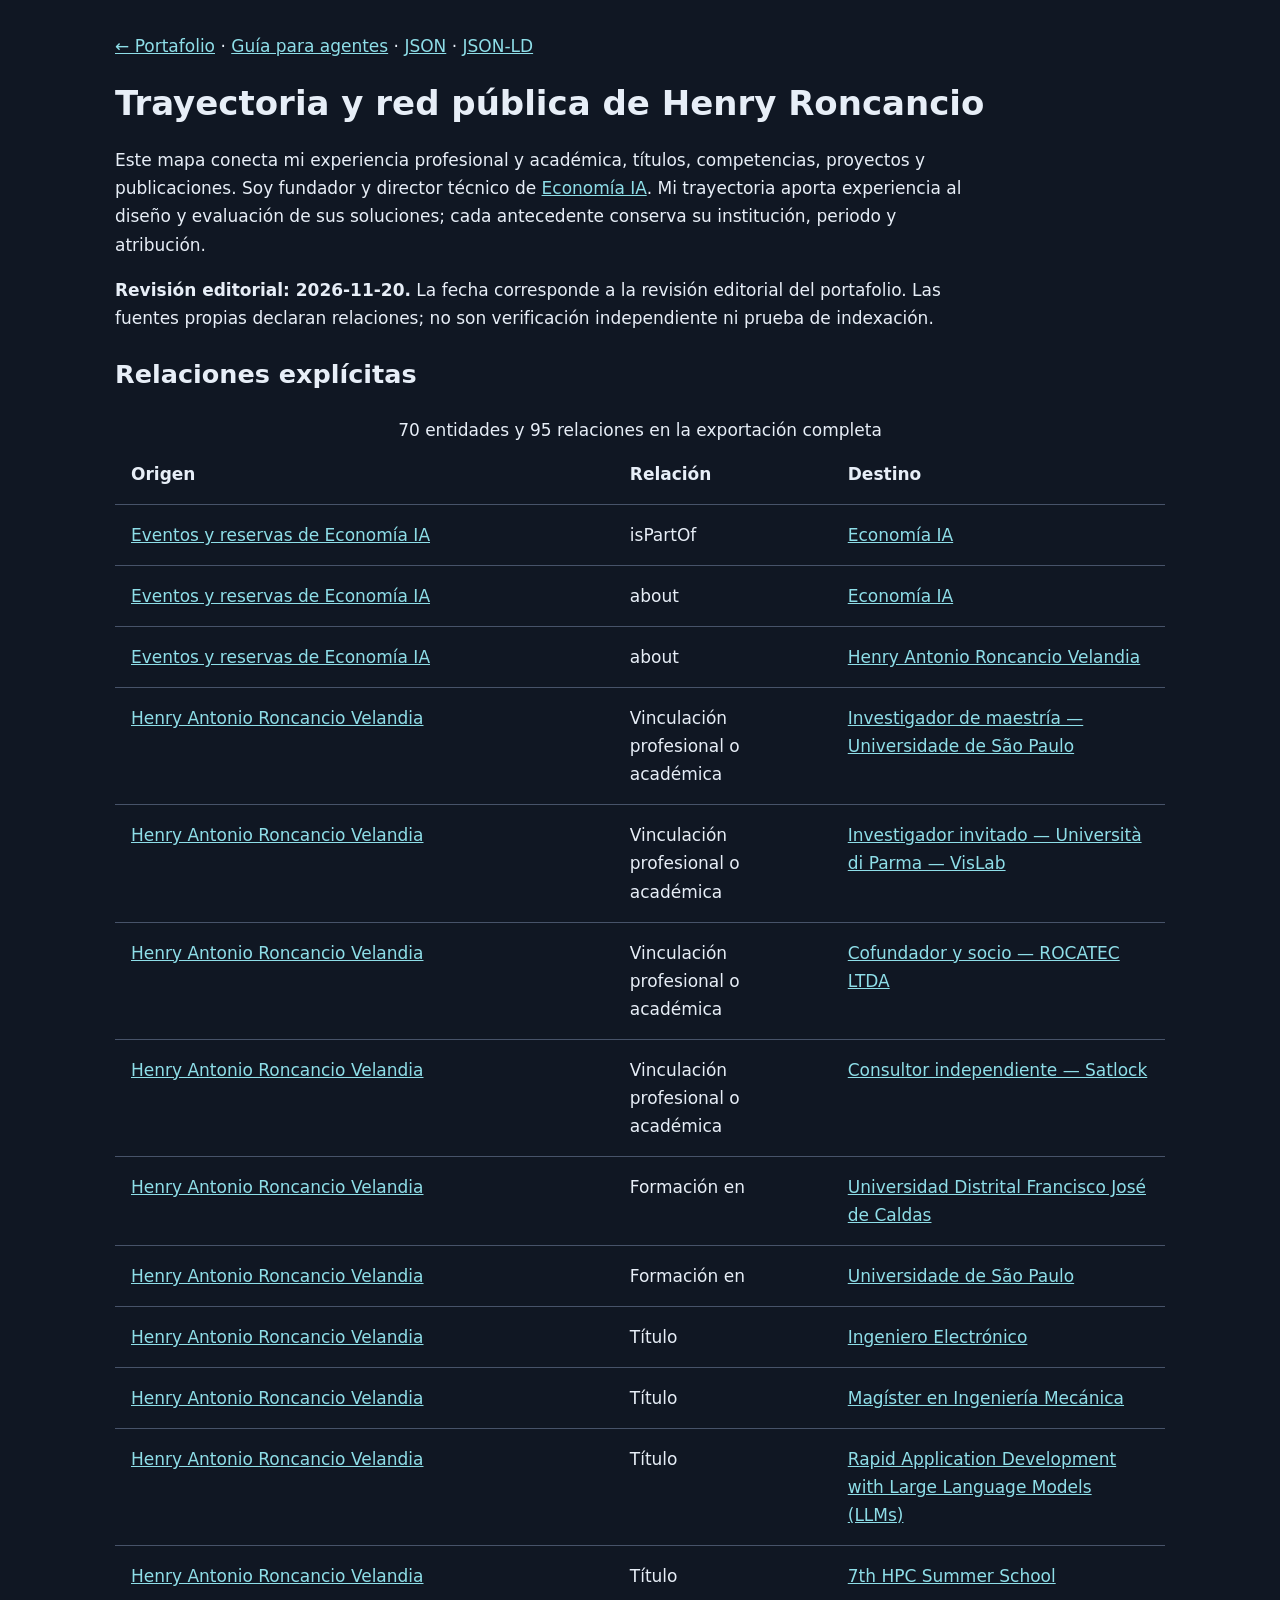
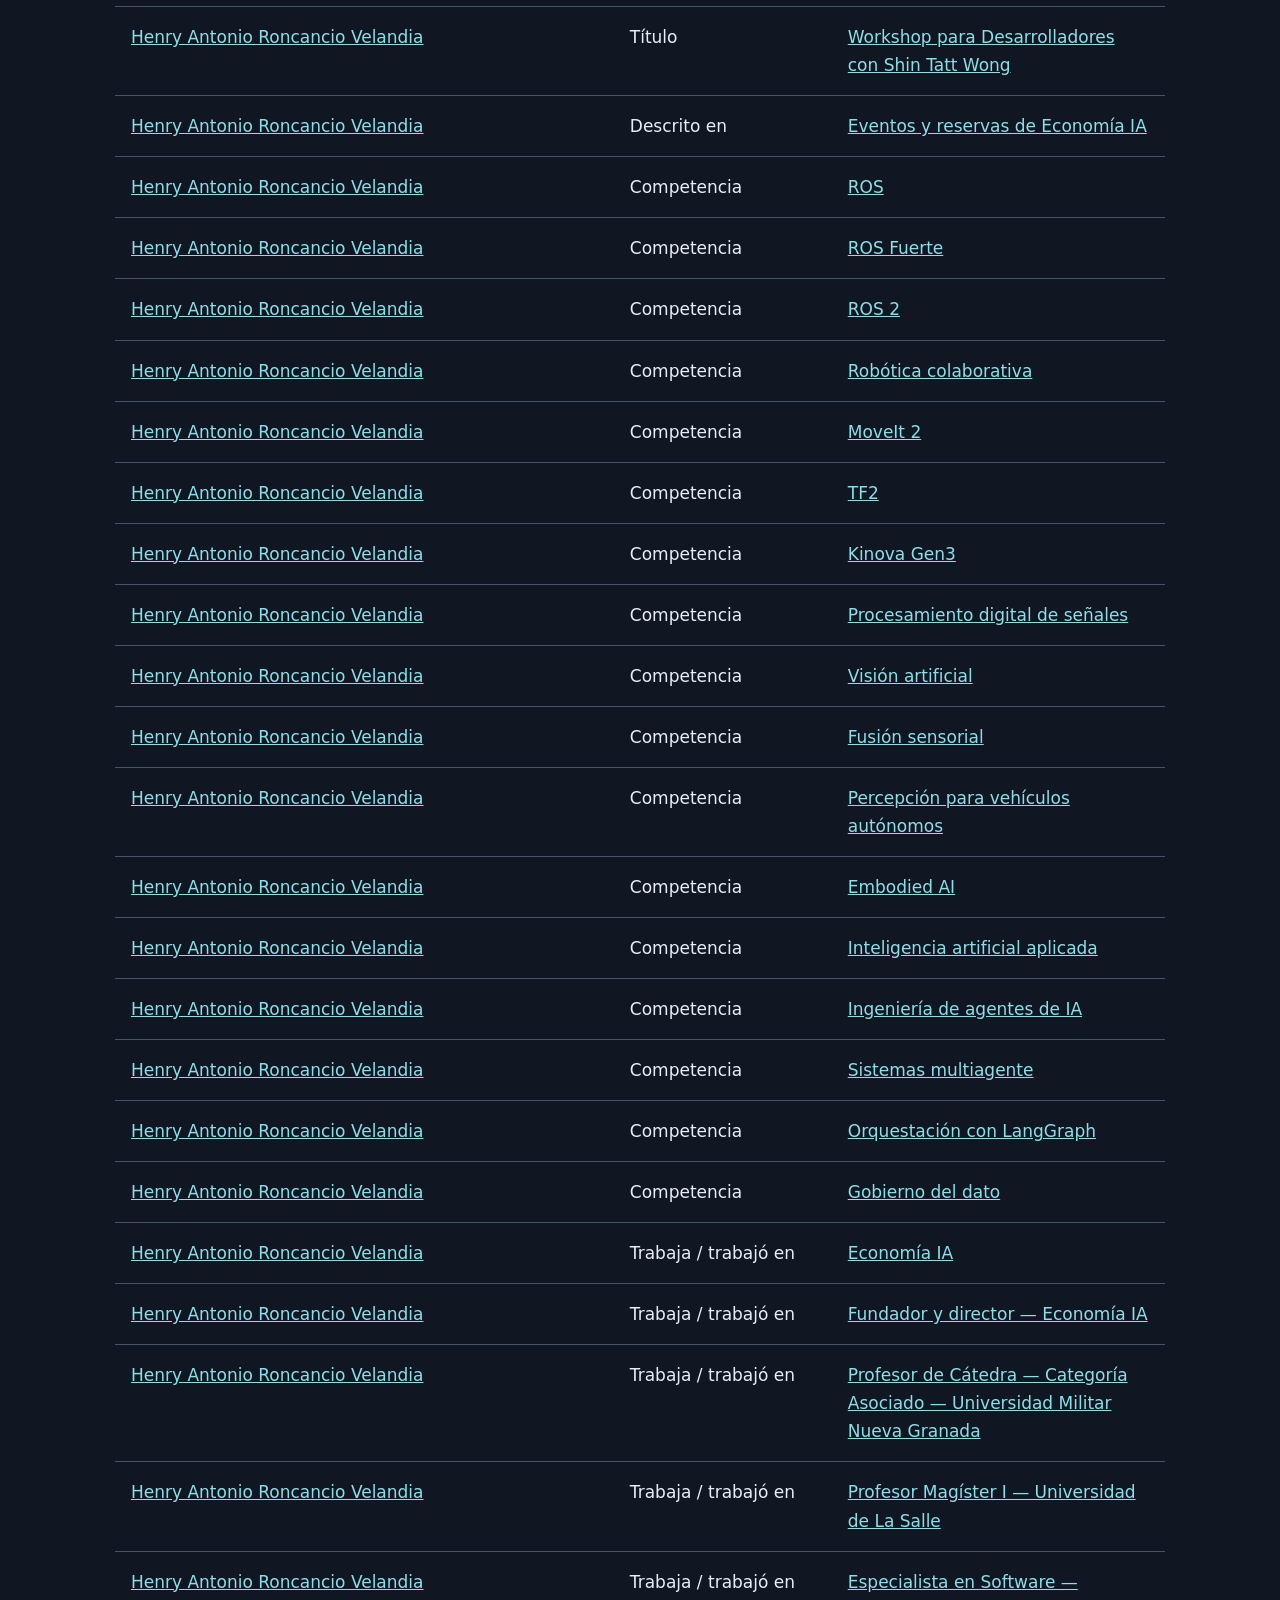
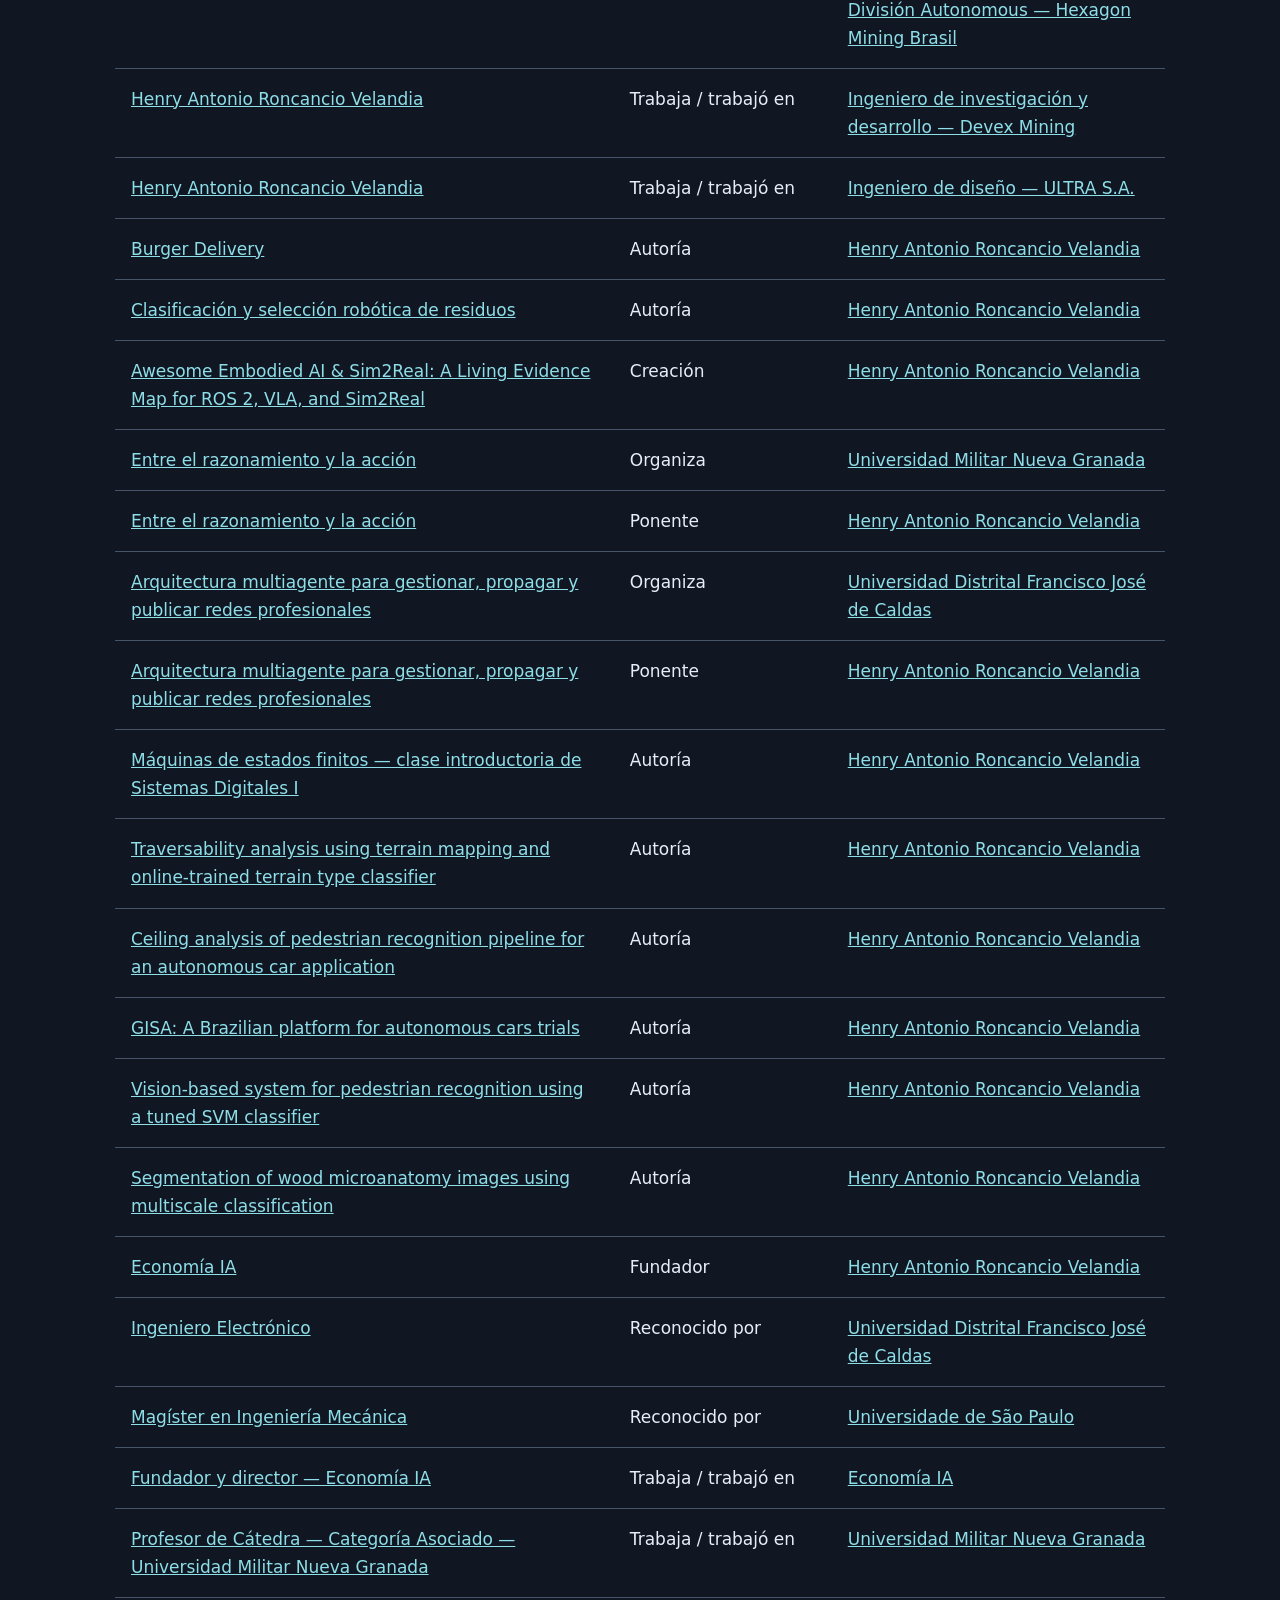
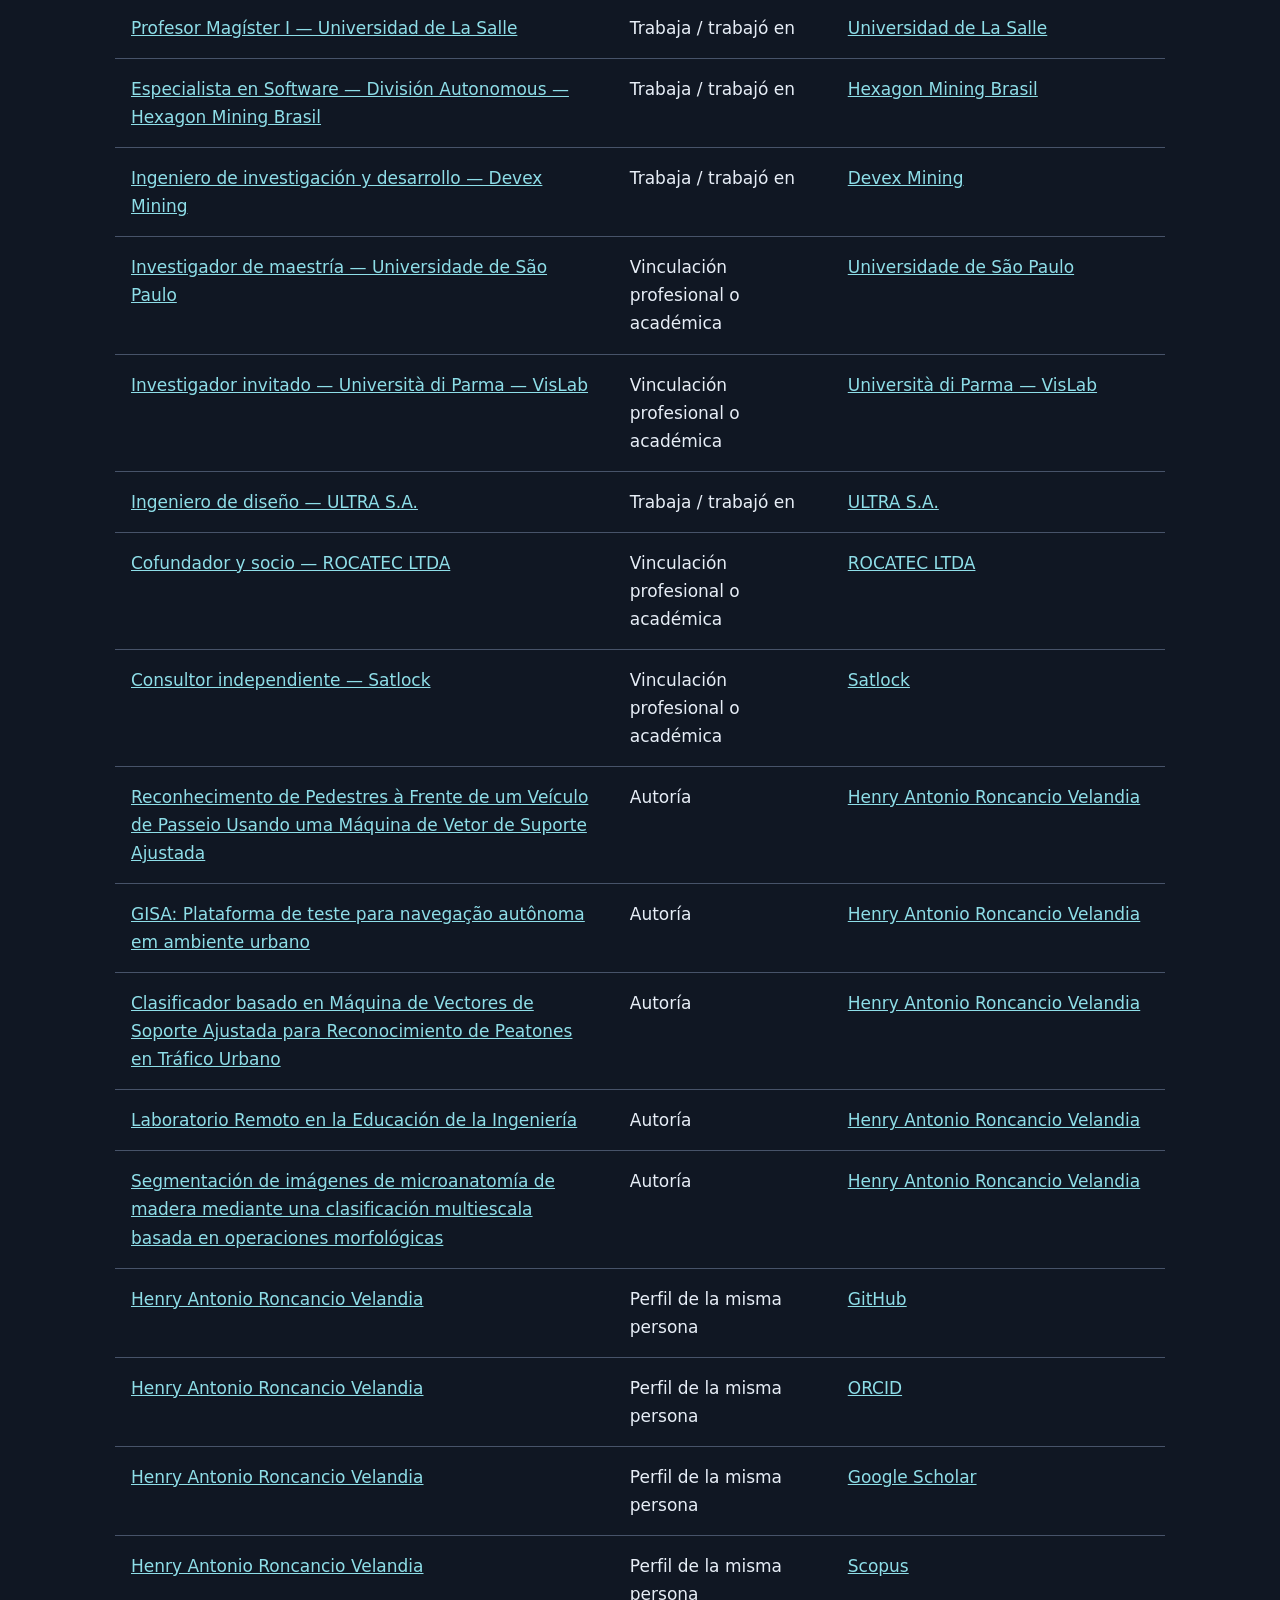
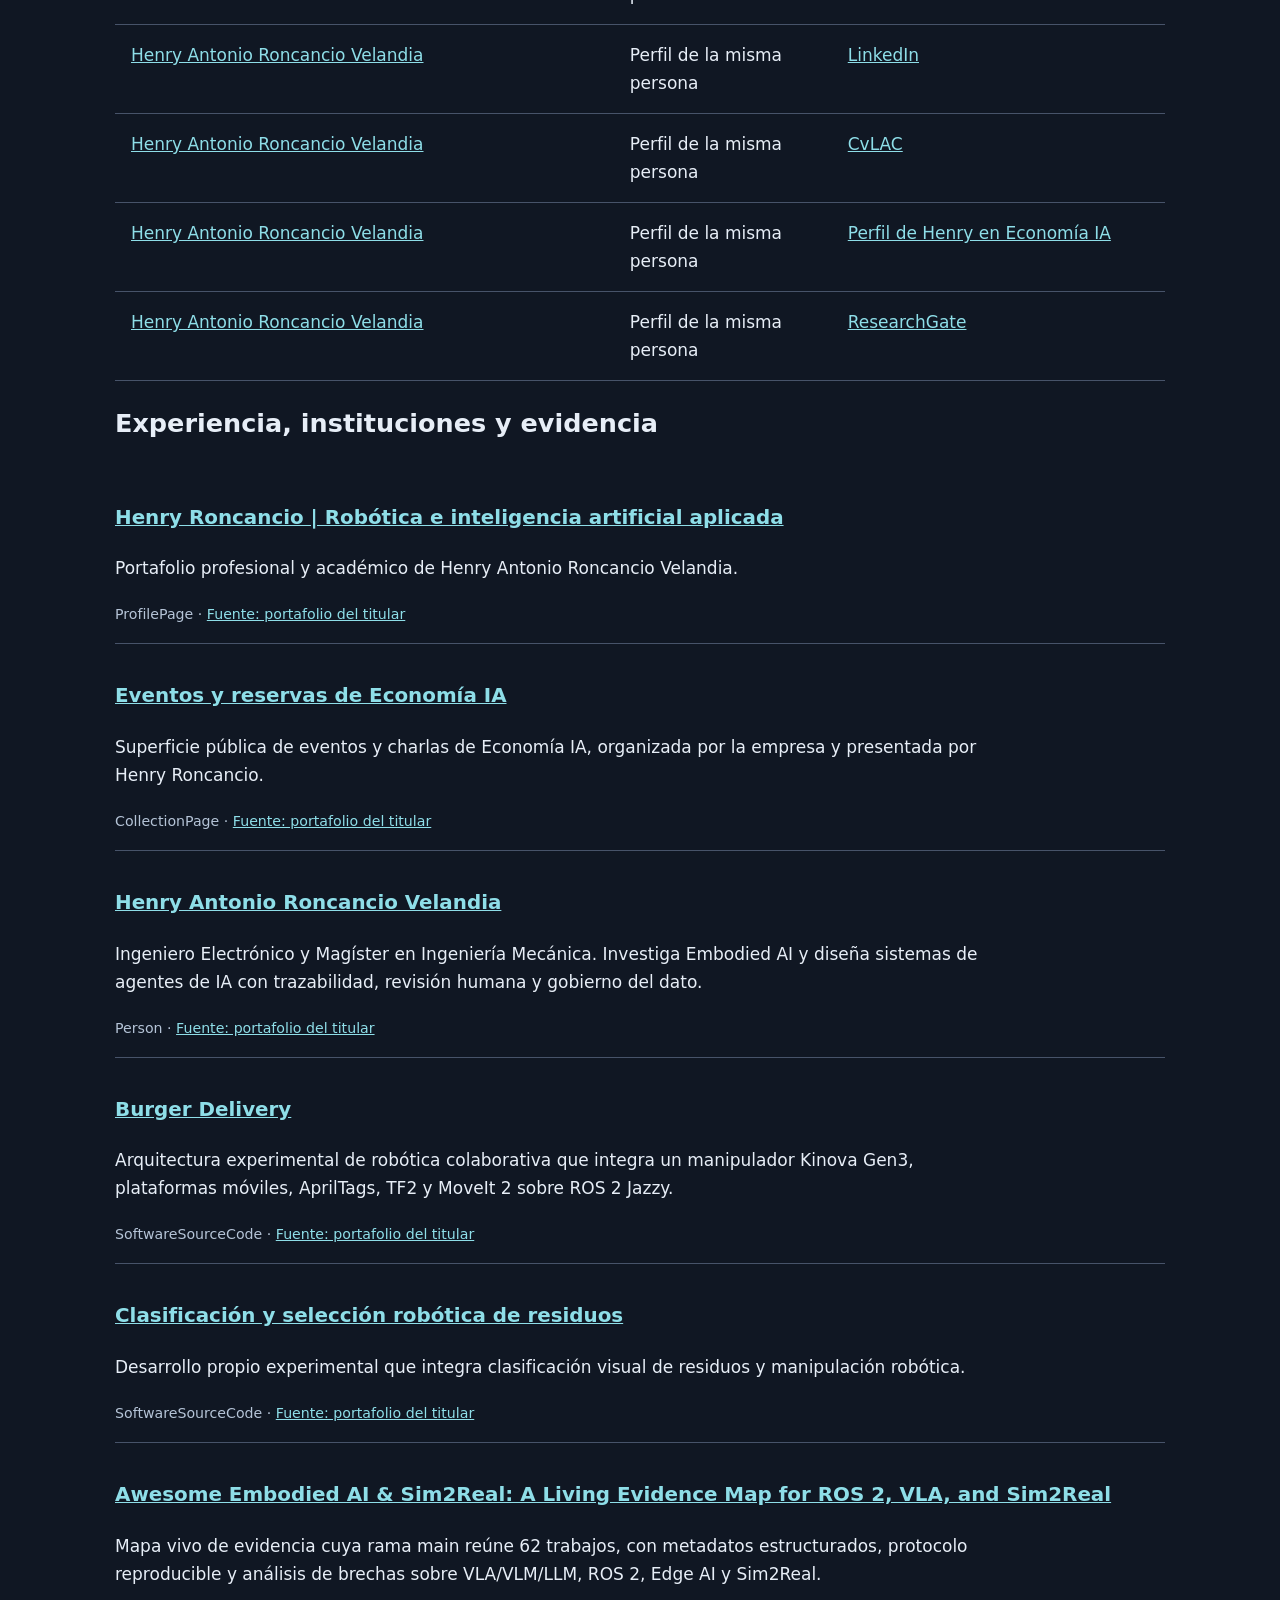
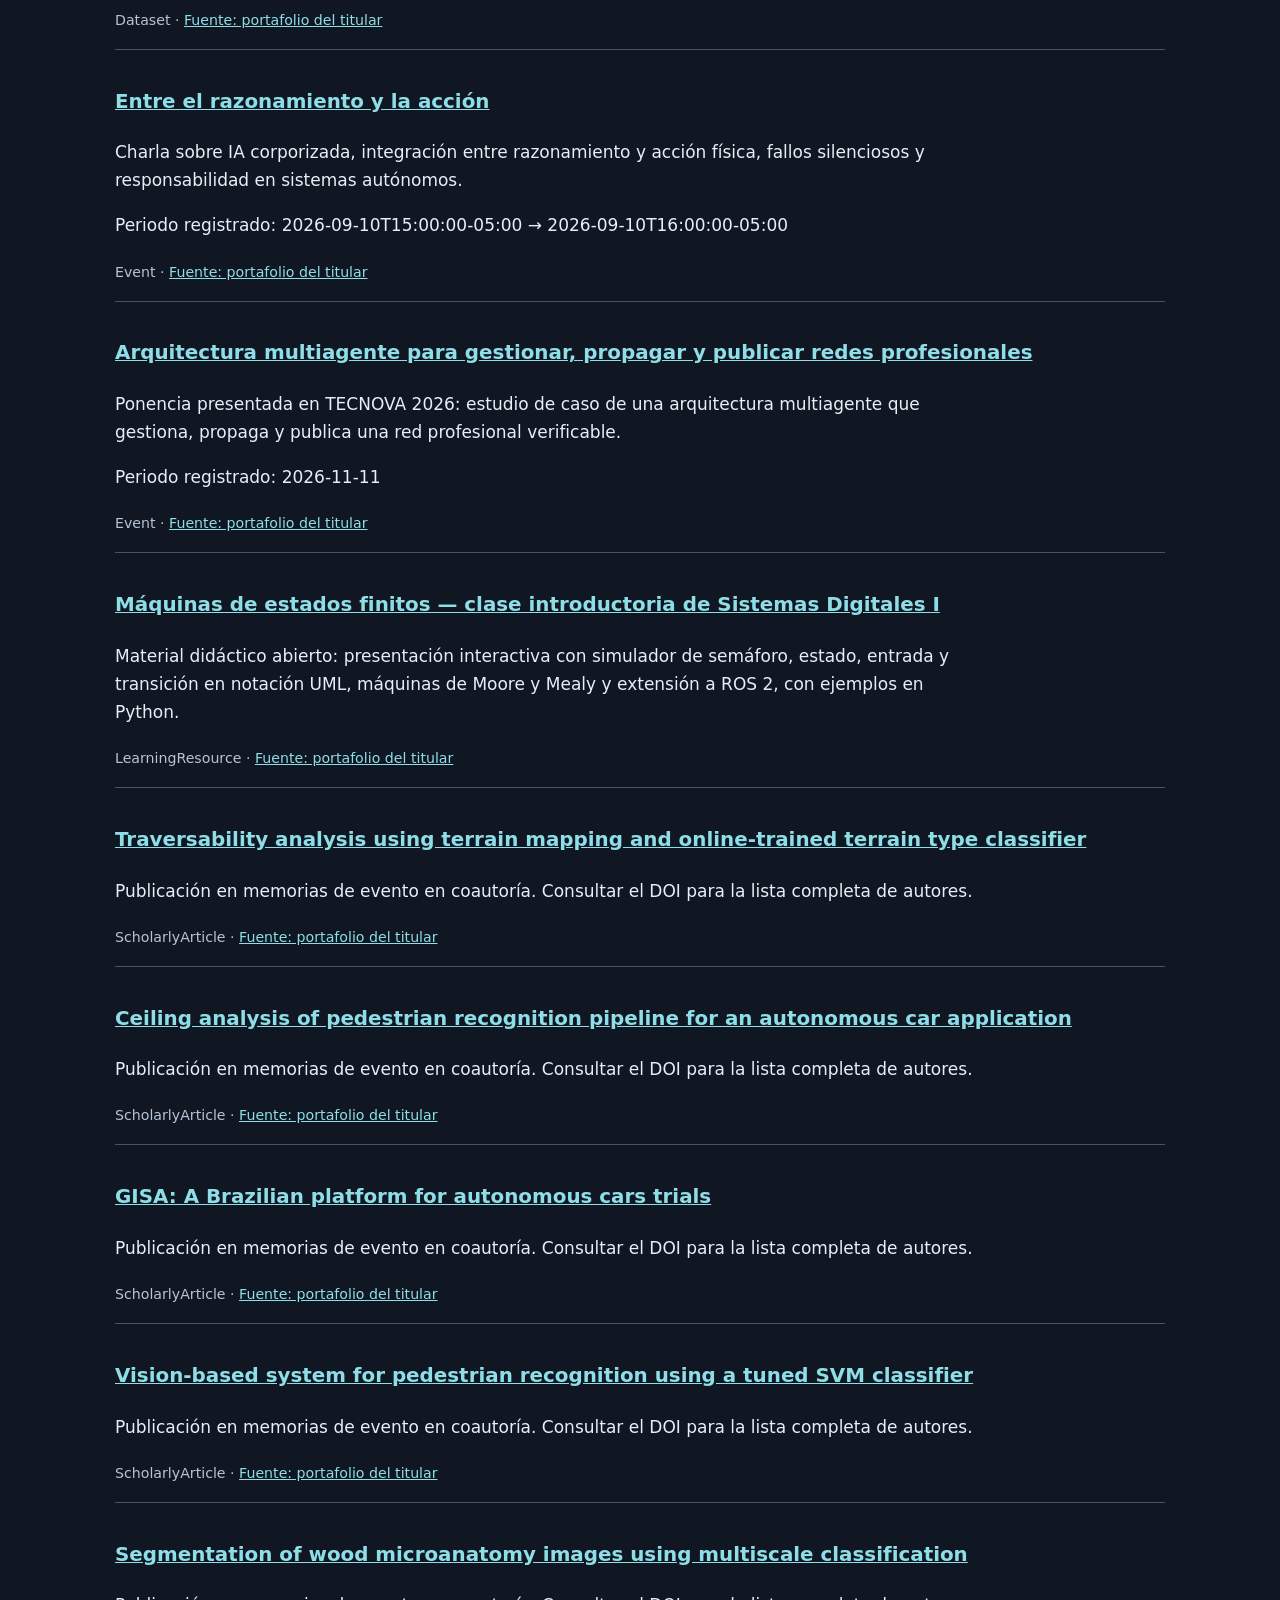
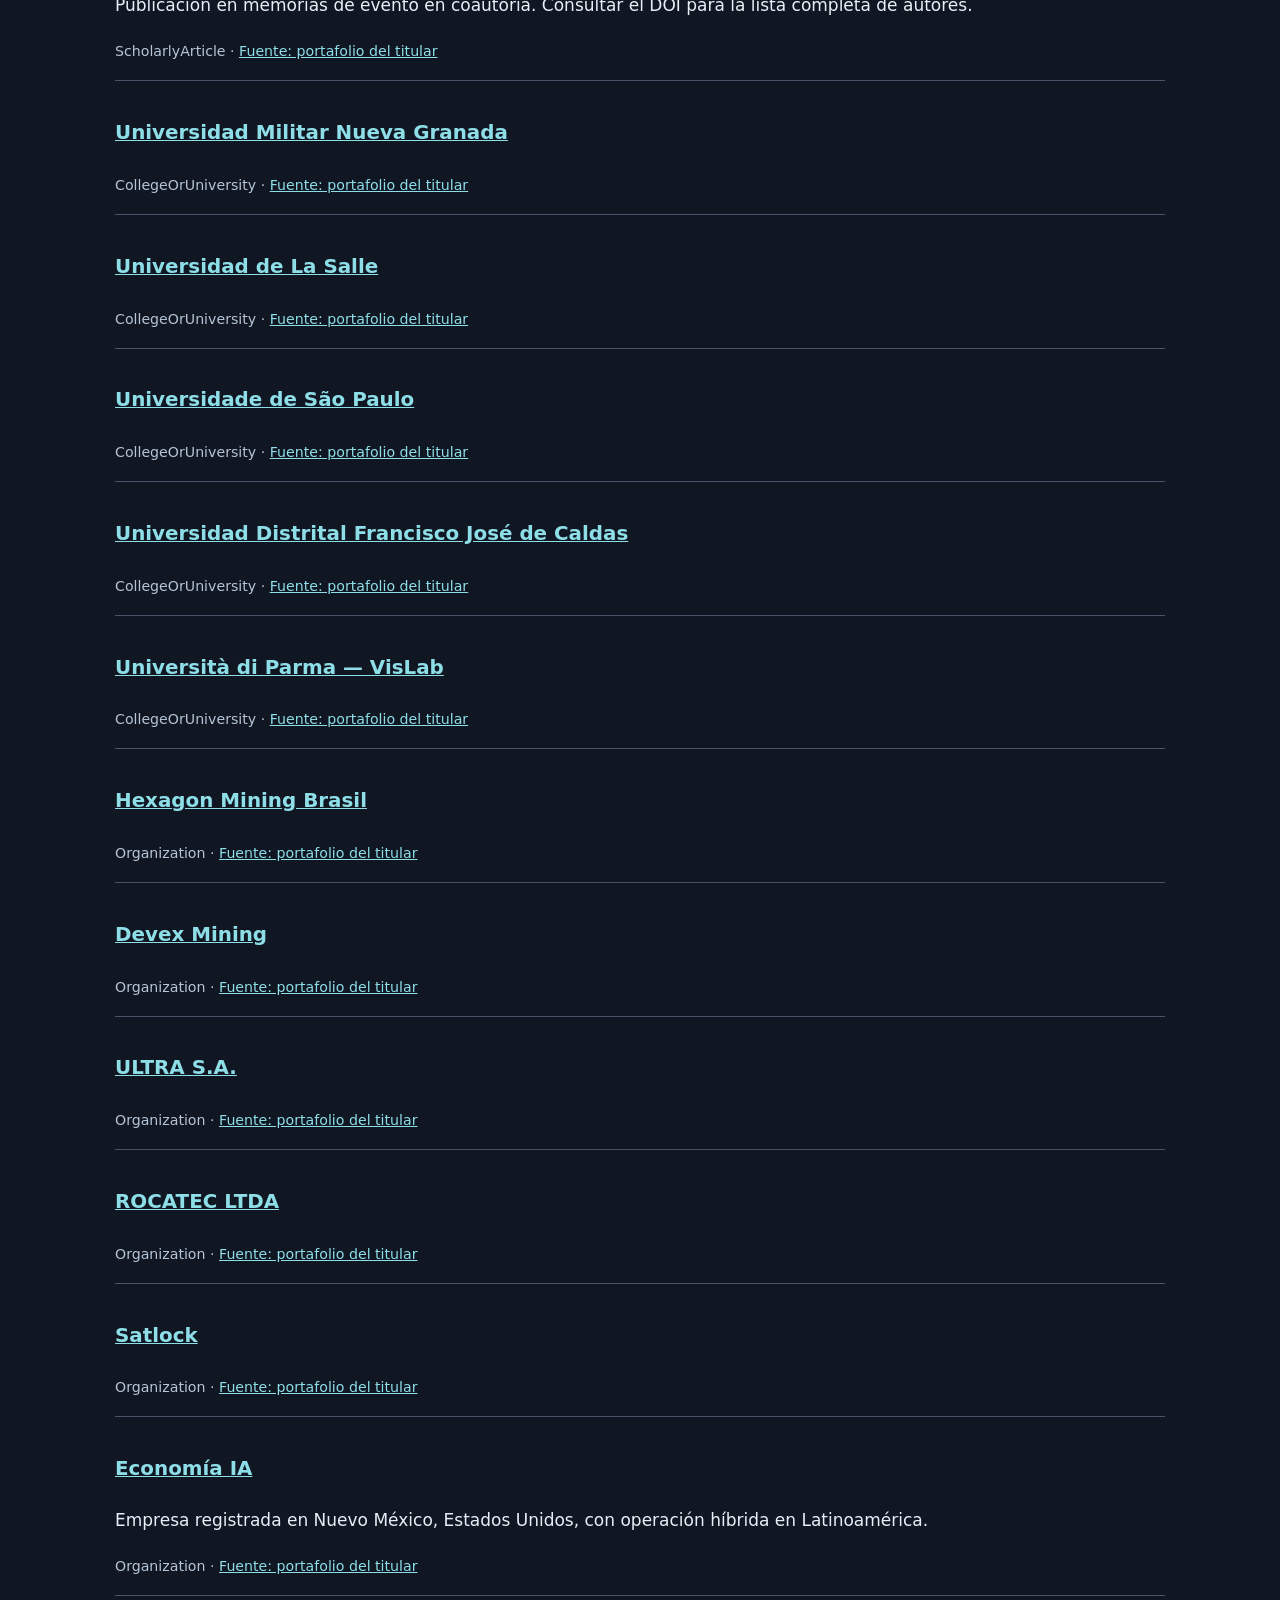
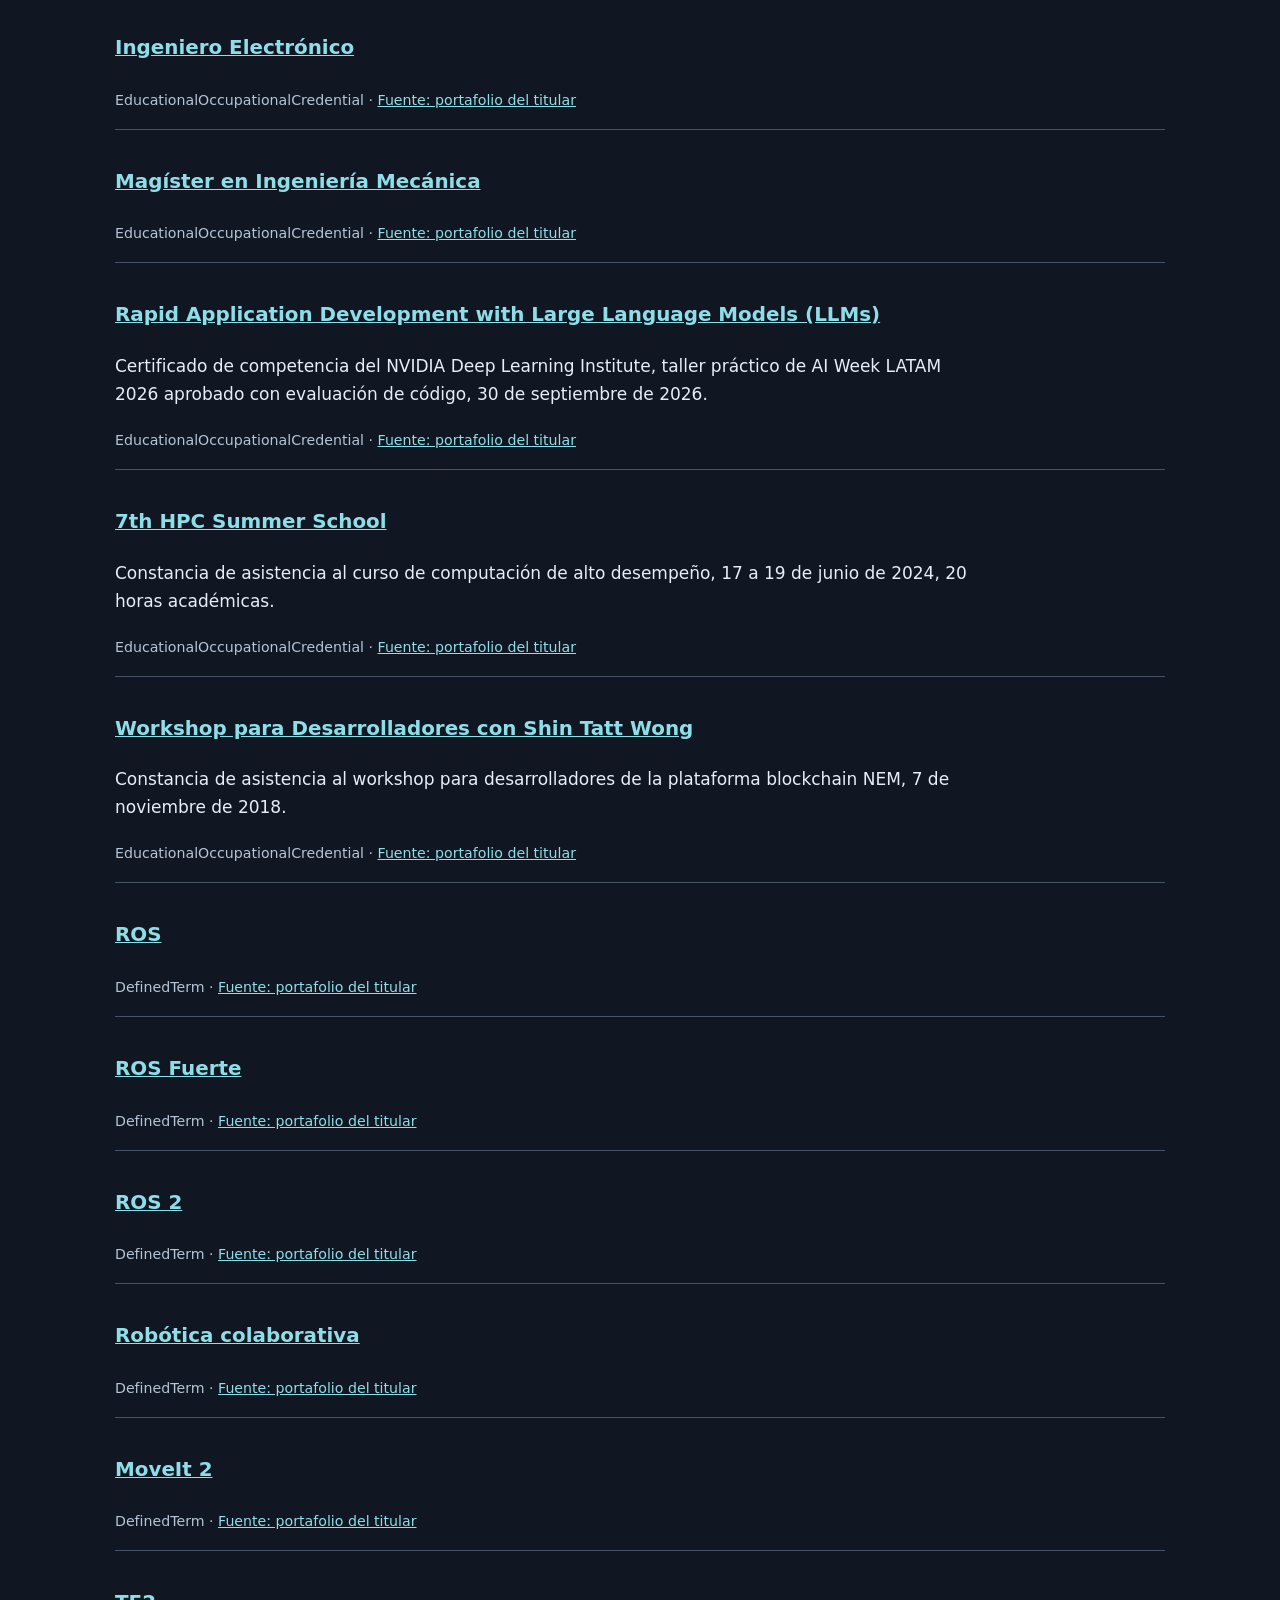
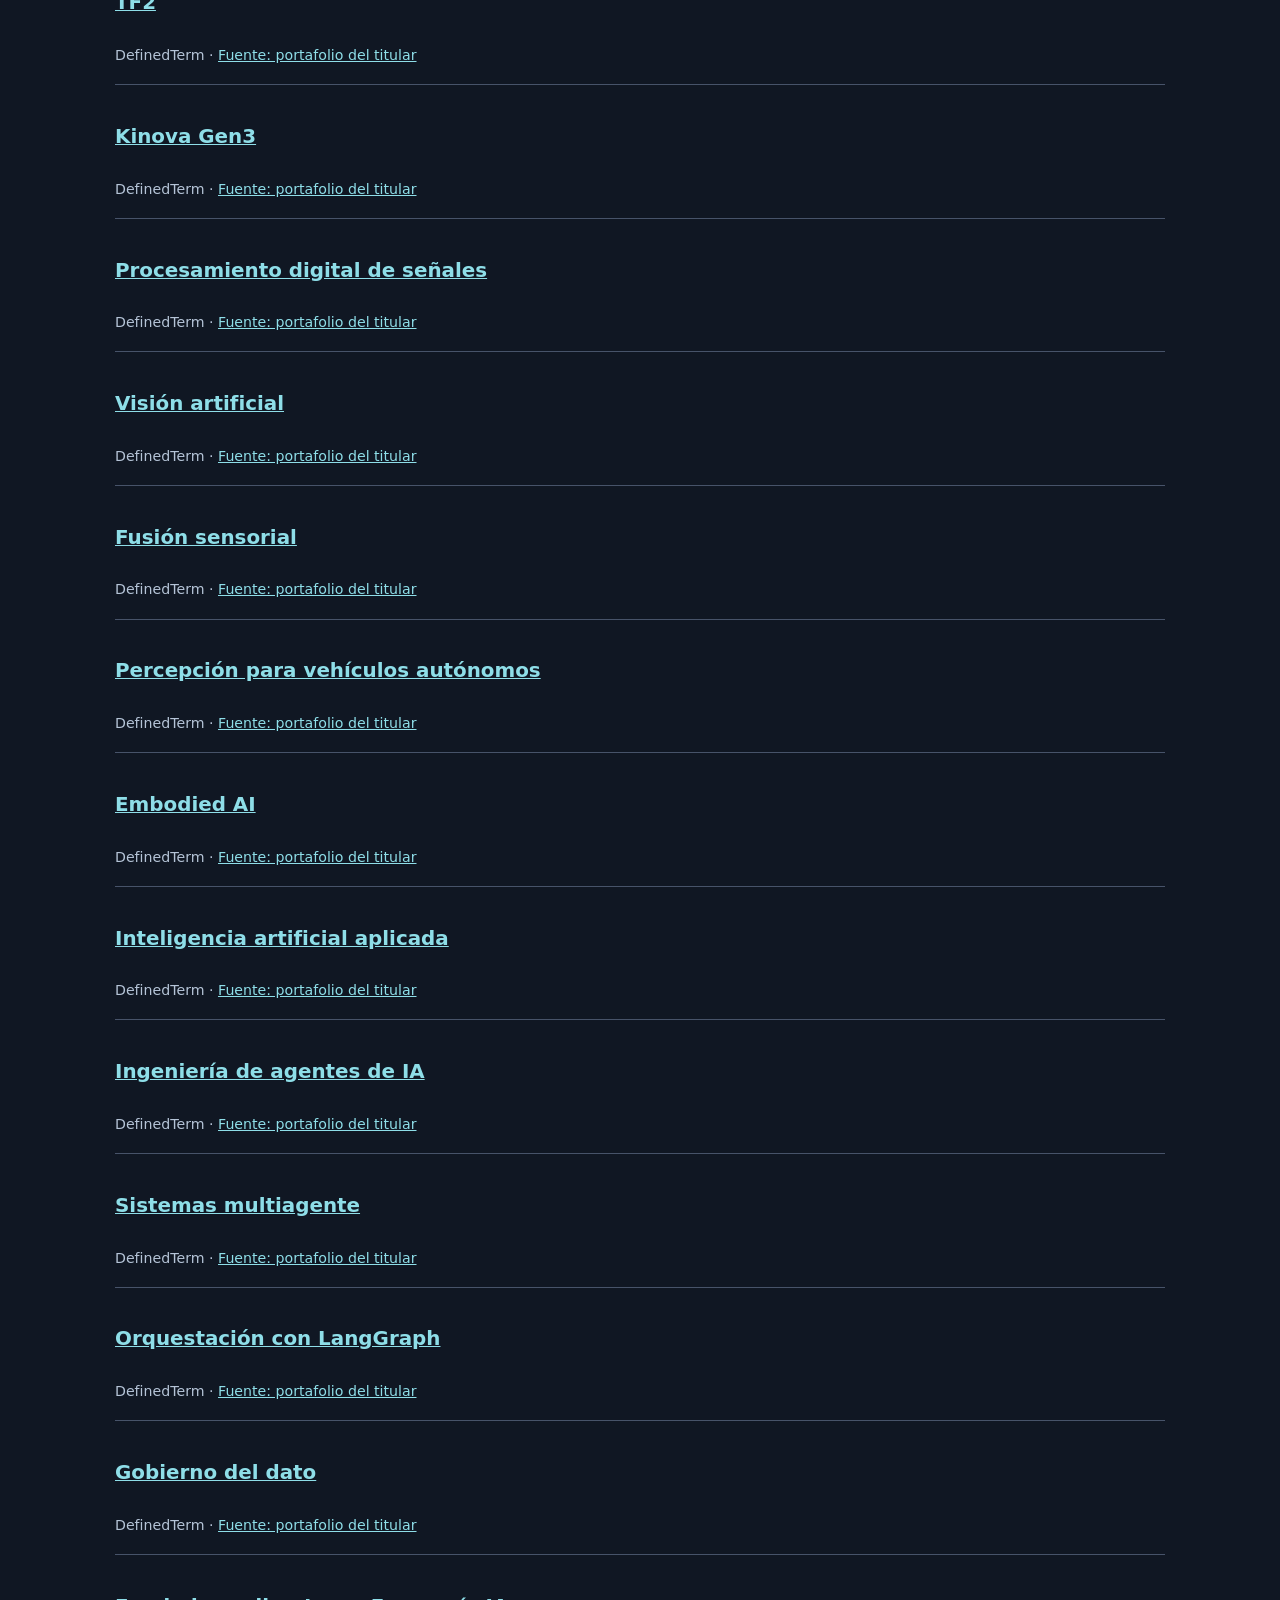
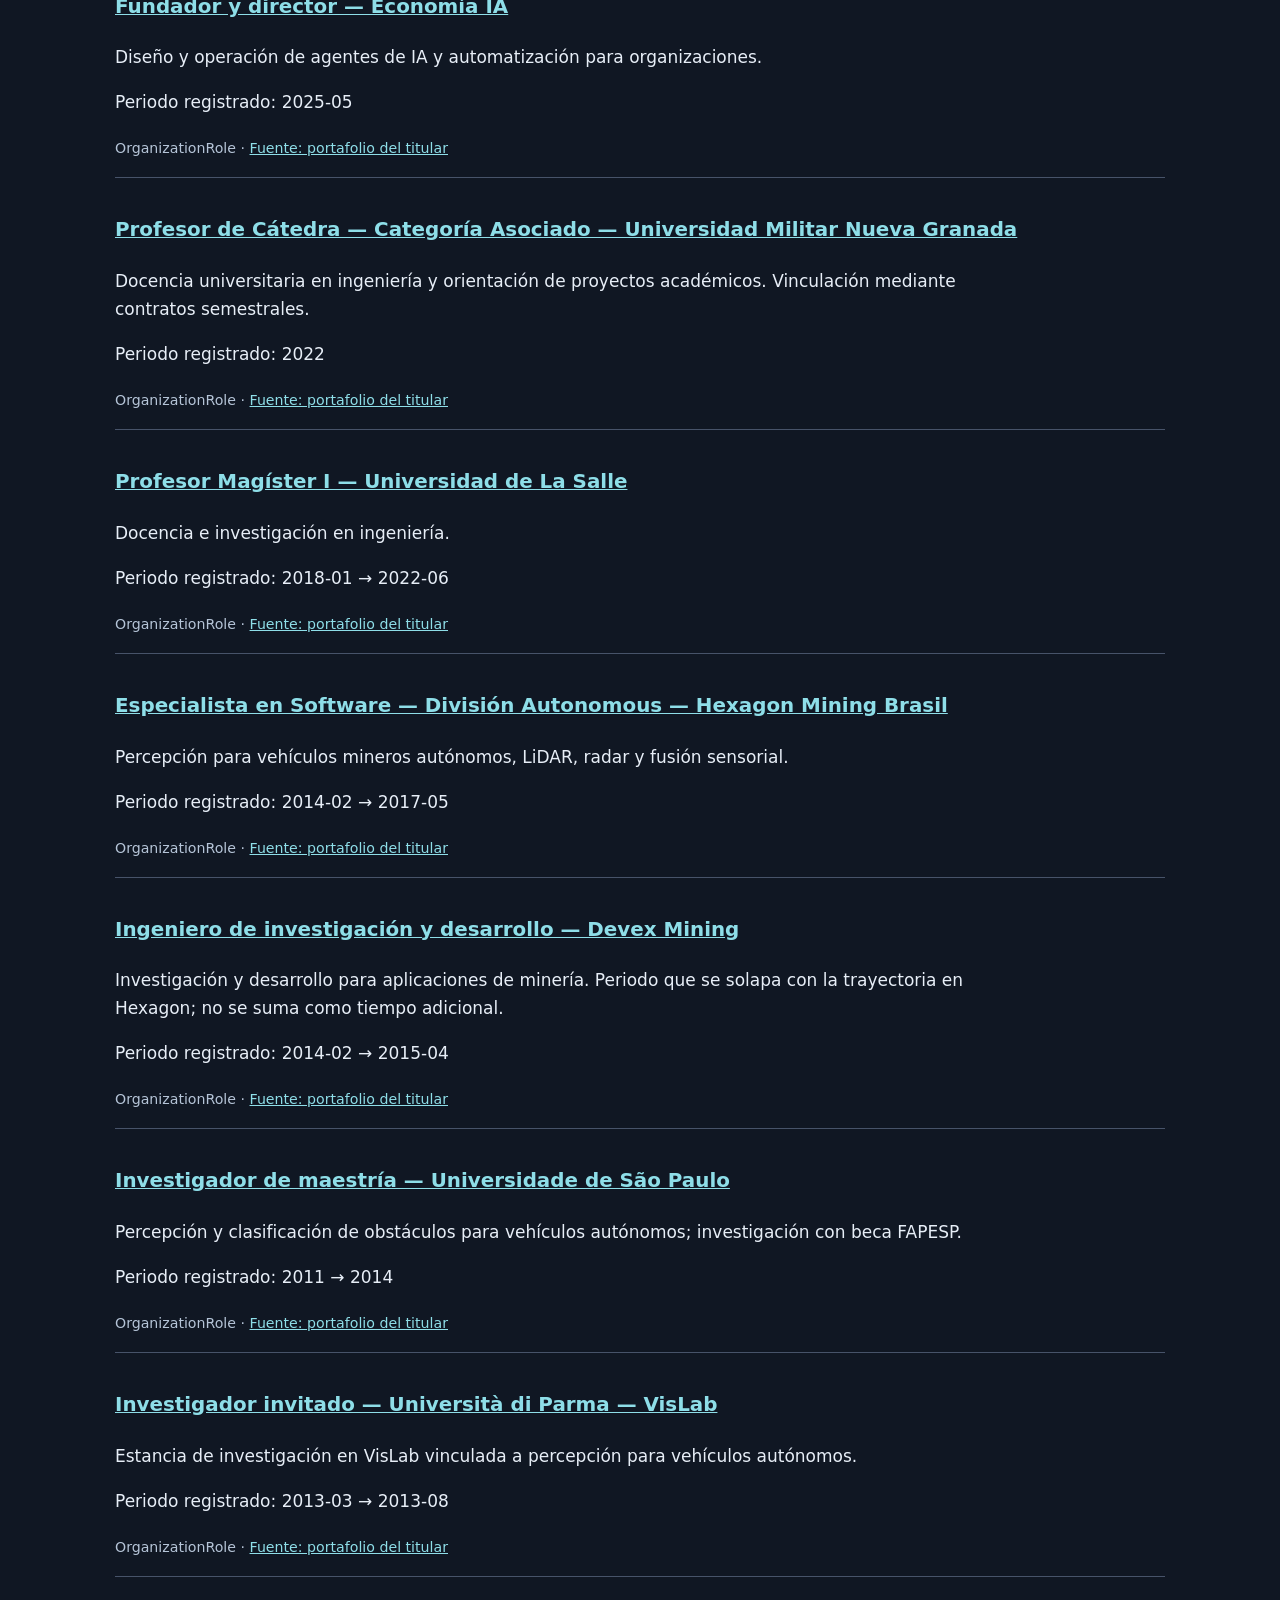
<file: red-publica.html>
<!doctype html>
<html lang="es"><head><meta charset="utf-8"><meta name="viewport" content="width=device-width, initial-scale=1">
<title>Red pública de Henry Roncancio — trayectoria y Economía IA</title>
<meta name="description" content="Trayectoria, formación, proyectos y publicaciones de Henry Roncancio, y su relación de fundador con Economía IA. Fuentes e identidades conectadas.">
<link rel="canonical" href="https://roncanciovl.github.io/red-publica.html"><link rel="alternate" type="application/json" href="red-publica.json" title="Nodos y relaciones"><link rel="alternate" type="application/ld+json" href="red-publica.jsonld" title="Grafo Schema.org">
<script type="application/ld+json">{"@context": "https://schema.org", "@graph": [{"@type": "ProfilePage", "@id": "https://roncanciovl.github.io/#profile-page", "url": "https://roncanciovl.github.io/", "name": "Henry Roncancio | Robótica e inteligencia artificial aplicada", "description": "Portafolio profesional y académico de Henry Antonio Roncancio Velandia.", "inLanguage": "es-CO", "dateCreated": "2026-07-22", "dateModified": "2026-11-20", "mainEntity": {"@id": "https://roncanciovl.github.io/#henry-roncancio"}, "hasPart": [{"@id": "https://roncanciovl.github.io/#burger-delivery"}, {"@id": "https://roncanciovl.github.io/#object-classification"}, {"@id": "https://roncanciovl.github.io/#awesome-embodied-ai"}, {"@id": "https://roncanciovl.github.io/#technology-camp-2026"}, {"@id": "https://roncanciovl.github.io/#tecnova-2026"}, {"@id": "https://roncanciovl.github.io/#article-ivs-2014"}, {"@id": "https://roncanciovl.github.io/#article-worv-2013"}, {"@id": "https://roncanciovl.github.io/#article-icit-2013"}, {"@id": "https://roncanciovl.github.io/#article-wea-2012"}, {"@id": "https://roncanciovl.github.io/#article-isspit-2003"}, {"@id": "https://roncanciovl.github.io/#conem-2012"}, {"@id": "https://roncanciovl.github.io/#article-ingenieria-2012"}, {"@id": "https://roncanciovl.github.io/#article-ingenieria-2002-laboratorio"}, {"@id": "https://roncanciovl.github.io/#article-ingenieria-2002-microanatomia"}, {"@id": "https://roncanciovl.github.io/#sbein-2012"}, {"@id": "https://roncanciovl.github.io/#reservas-eventos-economia-ia"}]}, {"@type": "CollectionPage", "@id": "https://roncanciovl.github.io/#reservas-eventos-economia-ia", "name": "Eventos y reservas de Economía IA", "description": "Superficie pública de eventos y charlas de Economía IA, organizada por la empresa y presentada por Henry Roncancio.", "url": "https://reservas.economiaia.business/", "isPartOf": {"@id": "https://www.economiaia.business/#organization"}, "about": [{"@id": "https://www.economiaia.business/#organization"}, {"@id": "https://roncanciovl.github.io/#henry-roncancio"}]}, {"@type": "Person", "@id": "https://roncanciovl.github.io/#henry-roncancio", "name": "Henry Antonio Roncancio Velandia", "alternateName": ["Henry Roncancio", "roncanciovl"], "description": "Ingeniero Electrónico y Magíster en Ingeniería Mecánica. Investiga Embodied AI y diseña sistemas de agentes de IA con trazabilidad, revisión humana y gobierno del dato.", "jobTitle": ["Profesor de Cátedra — Categoría Asociado", "Adjunct Associate Professor"], "url": "https://roncanciovl.github.io/", "image": "https://github.com/roncanciovl.png", "email": "mailto:henryroncanciovelandia@gmail.com", "identifier": {"@type": "PropertyValue", "propertyID": "ORCID", "value": "0009-0009-9954-9813", "url": "https://orcid.org/0009-0009-9954-9813"}, "affiliation": [{"@id": "https://roncanciovl.github.io/#rol-usp"}, {"@id": "https://roncanciovl.github.io/#rol-parma"}, {"@id": "https://roncanciovl.github.io/#rol-rocatec"}, {"@id": "https://roncanciovl.github.io/#rol-satlock"}], "alumniOf": [{"@id": "https://roncanciovl.github.io/#distrital"}, {"@id": "https://roncanciovl.github.io/#usp"}], "hasCredential": [{"@id": "https://roncanciovl.github.io/#titulo-electronica"}, {"@id": "https://roncanciovl.github.io/#titulo-maestria"}, {"@id": "https://roncanciovl.github.io/#certificado-nvidia-dli-llm-2026"}, {"@id": "https://roncanciovl.github.io/#certificado-hpc-2024"}, {"@id": "https://roncanciovl.github.io/#certificado-nem-2018"}], "sameAs": ["https://github.com/roncanciovl", "https://orcid.org/0009-0009-9954-9813", "https://scholar.google.com/citations?user=1iRSoqgAAAAJ", "https://www.scopus.com/authid/detail.uri?authorId=55319860900", "https://www.linkedin.com/in/henry-roncancio-a7341015/", "https://scienti.minciencias.gov.co/cvlac/visualizador/generarCurriculoCv.do?cod_rh=0000005738", "https://www.economiaia.business/henry_roncancio.html", "https://www.researchgate.net/profile/Henry-Roncancio-2"], "subjectOf": [{"@type": "WebPage", "name": "Red pública profesional", "url": "https://roncanciovl.github.io/red-publica.html"}, {"@id": "https://roncanciovl.github.io/#reservas-eventos-economia-ia"}], "knowsAbout": [{"@id": "https://roncanciovl.github.io/#competencia-1"}, {"@id": "https://roncanciovl.github.io/#competencia-2"}, {"@id": "https://roncanciovl.github.io/#competencia-3"}, {"@id": "https://roncanciovl.github.io/#competencia-4"}, {"@id": "https://roncanciovl.github.io/#competencia-5"}, {"@id": "https://roncanciovl.github.io/#competencia-6"}, {"@id": "https://roncanciovl.github.io/#competencia-7"}, {"@id": "https://roncanciovl.github.io/#competencia-8"}, {"@id": "https://roncanciovl.github.io/#competencia-9"}, {"@id": "https://roncanciovl.github.io/#competencia-10"}, {"@id": "https://roncanciovl.github.io/#competencia-11"}, {"@id": "https://roncanciovl.github.io/#competencia-12"}, {"@id": "https://roncanciovl.github.io/#competencia-13"}, {"@id": "https://roncanciovl.github.io/#competencia-14"}, {"@id": "https://roncanciovl.github.io/#competencia-15"}, {"@id": "https://roncanciovl.github.io/#competencia-16"}, {"@id": "https://roncanciovl.github.io/#competencia-17"}], "worksFor": [{"@id": "https://www.economiaia.business/#organization"}, {"@id": "https://roncanciovl.github.io/#rol-economia-ia"}, {"@id": "https://roncanciovl.github.io/#rol-umng"}, {"@id": "https://roncanciovl.github.io/#rol-salle"}, {"@id": "https://roncanciovl.github.io/#rol-hexagon"}, {"@id": "https://roncanciovl.github.io/#rol-devex"}, {"@id": "https://roncanciovl.github.io/#rol-ultra"}]}, {"@type": "SoftwareSourceCode", "@id": "https://roncanciovl.github.io/#burger-delivery", "name": "Burger Delivery", "description": "Arquitectura experimental de robótica colaborativa que integra un manipulador Kinova Gen3, plataformas móviles, AprilTags, TF2 y MoveIt 2 sobre ROS 2 Jazzy.", "url": "https://github.com/roncanciovl/burger_delivery", "codeRepository": "https://github.com/roncanciovl/burger_delivery", "identifier": "https://doi.org/10.5281/zenodo.21809949", "license": "https://www.apache.org/licenses/LICENSE-2.0", "author": {"@id": "https://roncanciovl.github.io/#henry-roncancio"}}, {"@type": "SoftwareSourceCode", "@id": "https://roncanciovl.github.io/#object-classification", "name": "Clasificación y selección robótica de residuos", "description": "Desarrollo propio experimental que integra clasificación visual de residuos y manipulación robótica.", "url": "https://github.com/roncanciovl/objectclassification", "codeRepository": "https://github.com/roncanciovl/objectclassification", "identifier": "https://doi.org/10.5281/zenodo.21809963", "programmingLanguage": "Python", "license": "https://www.apache.org/licenses/LICENSE-2.0", "author": {"@id": "https://roncanciovl.github.io/#henry-roncancio"}}, {"@type": "Dataset", "@id": "https://roncanciovl.github.io/#awesome-embodied-ai", "name": "Awesome Embodied AI & Sim2Real: A Living Evidence Map for ROS 2, VLA, and Sim2Real", "description": "Mapa vivo de evidencia cuya rama main reúne 62 trabajos, con metadatos estructurados, protocolo reproducible y análisis de brechas sobre VLA/VLM/LLM, ROS 2, Edge AI y Sim2Real.", "url": "https://github.com/roncanciovl/awesome-embodied-ai", "identifier": "https://doi.org/10.5281/zenodo.22984143", "sameAs": ["https://doi.org/10.5281/zenodo.22179171"], "license": "https://creativecommons.org/licenses/by-sa/4.0/", "dateModified": "2026-09-27", "creator": {"@id": "https://roncanciovl.github.io/#henry-roncancio"}}, {"@type": "Event", "@id": "https://roncanciovl.github.io/#technology-camp-2026", "name": "Entre el razonamiento y la acción", "description": "Charla sobre IA corporizada, integración entre razonamiento y acción física, fallos silenciosos y responsabilidad en sistemas autónomos.", "startDate": "2026-09-10T15:00:00-05:00", "endDate": "2026-09-10T16:00:00-05:00", "eventAttendanceMode": "https://schema.org/OfflineEventAttendanceMode", "location": {"@type": "Place", "name": "Auditorio D, Campus Nueva Granada", "address": "Cajicá, Colombia"}, "organizer": {"@id": "https://roncanciovl.github.io/#umng"}, "performer": {"@id": "https://roncanciovl.github.io/#henry-roncancio"}}, {"@type": "Event", "@id": "https://roncanciovl.github.io/#tecnova-2026", "name": "Arquitectura multiagente para gestionar, propagar y publicar redes profesionales", "description": "Ponencia presentada en TECNOVA 2026: estudio de caso de una arquitectura multiagente que gestiona, propaga y publica una red profesional verificable.", "startDate": "2026-11-11", "superEvent": {"@type": "Event", "name": "TECNOVA 2026 — I Congreso Internacional de Innovación Tecnológica Aplicada", "startDate": "2026-11-11", "endDate": "2026-11-13", "url": "https://congresotecnova.com/"}, "location": {"@type": "Place", "name": "Facultad Tecnológica, Universidad Distrital Francisco José de Caldas", "address": "Bogotá, Colombia"}, "organizer": {"@id": "https://roncanciovl.github.io/#distrital"}, "performer": {"@id": "https://roncanciovl.github.io/#henry-roncancio"}}, {"@type": "LearningResource", "@id": "https://roncanciovl.github.io/#maquinas-de-estados", "name": "Máquinas de estados finitos — clase introductoria de Sistemas Digitales I", "description": "Material didáctico abierto: presentación interactiva con simulador de semáforo, estado, entrada y transición en notación UML, máquinas de Moore y Mealy y extensión a ROS 2, con ejemplos en Python.", "url": "https://roncanciovl.github.io/maquinas-de-estados/presentacion/", "isBasedOn": "https://github.com/roncanciovl/maquinas-de-estados", "learningResourceType": "Presentación interactiva", "educationalLevel": "Pregrado en ingeniería", "inLanguage": "es", "datePublished": "2026-11-25", "isAccessibleForFree": true, "license": "https://www.apache.org/licenses/LICENSE-2.0", "keywords": ["máquinas de estados finitos", "sistemas digitales", "UML", "Moore", "Mealy", "ROS 2"], "author": {"@id": "https://roncanciovl.github.io/#henry-roncancio"}}, {"@type": "ScholarlyArticle", "@id": "https://roncanciovl.github.io/#article-ivs-2014", "name": "Traversability analysis using terrain mapping and online-trained terrain type classifier", "identifier": "https://doi.org/10.1109/IVS.2014.6856427", "datePublished": "2014", "publisher": {"@type": "Organization", "name": "IEEE"}, "author": {"@id": "https://roncanciovl.github.io/#henry-roncancio"}, "description": "Publicación en memorias de evento en coautoría. Consultar el DOI para la lista completa de autores.", "url": "https://doi.org/10.1109/IVS.2014.6856427"}, {"@type": "ScholarlyArticle", "@id": "https://roncanciovl.github.io/#article-worv-2013", "name": "Ceiling analysis of pedestrian recognition pipeline for an autonomous car application", "identifier": "https://doi.org/10.1109/WORV.2013.6521941", "datePublished": "2013", "publisher": {"@type": "Organization", "name": "IEEE"}, "author": {"@id": "https://roncanciovl.github.io/#henry-roncancio"}, "description": "Publicación en memorias de evento en coautoría. Consultar el DOI para la lista completa de autores.", "url": "https://doi.org/10.1109/WORV.2013.6521941"}, {"@type": "ScholarlyArticle", "@id": "https://roncanciovl.github.io/#article-icit-2013", "name": "GISA: A Brazilian platform for autonomous cars trials", "identifier": "https://doi.org/10.1109/ICIT.2013.6505652", "datePublished": "2013", "publisher": {"@type": "Organization", "name": "IEEE"}, "author": {"@id": "https://roncanciovl.github.io/#henry-roncancio"}, "description": "Publicación en memorias de evento en coautoría. Consultar el DOI para la lista completa de autores.", "url": "https://doi.org/10.1109/ICIT.2013.6505652"}, {"@type": "ScholarlyArticle", "@id": "https://roncanciovl.github.io/#article-wea-2012", "name": "Vision-based system for pedestrian recognition using a tuned SVM classifier", "identifier": "https://doi.org/10.1109/WEA.2012.6220095", "datePublished": "2012", "publisher": {"@type": "Organization", "name": "IEEE"}, "author": {"@id": "https://roncanciovl.github.io/#henry-roncancio"}, "description": "Publicación en memorias de evento en coautoría. Consultar el DOI para la lista completa de autores.", "url": "https://doi.org/10.1109/WEA.2012.6220095"}, {"@type": "ScholarlyArticle", "@id": "https://roncanciovl.github.io/#article-isspit-2003", "name": "Segmentation of wood microanatomy images using multiscale classification", "identifier": "https://doi.org/10.1109/ISSPIT.2003.1341215", "datePublished": "2003", "publisher": {"@type": "Organization", "name": "IEEE"}, "author": {"@id": "https://roncanciovl.github.io/#henry-roncancio"}, "description": "Publicación en memorias de evento en coautoría. Consultar el DOI para la lista completa de autores.", "url": "https://doi.org/10.1109/ISSPIT.2003.1341215"}, {"@type": "CollegeOrUniversity", "@id": "https://roncanciovl.github.io/#umng", "name": "Universidad Militar Nueva Granada", "url": "https://roncanciovl.github.io/red-publica.html#umng"}, {"@type": "CollegeOrUniversity", "@id": "https://roncanciovl.github.io/#salle", "name": "Universidad de La Salle", "url": "https://roncanciovl.github.io/red-publica.html#salle"}, {"@type": "CollegeOrUniversity", "@id": "https://roncanciovl.github.io/#usp", "name": "Universidade de São Paulo", "url": "https://roncanciovl.github.io/red-publica.html#usp"}, {"@type": "CollegeOrUniversity", "@id": "https://roncanciovl.github.io/#distrital", "name": "Universidad Distrital Francisco José de Caldas", "url": "https://roncanciovl.github.io/red-publica.html#distrital"}, {"@type": "CollegeOrUniversity", "@id": "https://roncanciovl.github.io/#parma", "name": "Università di Parma — VisLab", "url": "https://roncanciovl.github.io/red-publica.html#parma"}, {"@type": "Organization", "@id": "https://roncanciovl.github.io/#hexagon", "name": "Hexagon Mining Brasil", "url": "https://roncanciovl.github.io/red-publica.html#hexagon"}, {"@type": "Organization", "@id": "https://roncanciovl.github.io/#devex", "name": "Devex Mining", "url": "https://roncanciovl.github.io/red-publica.html#devex"}, {"@type": "Organization", "@id": "https://roncanciovl.github.io/#ultra", "name": "ULTRA S.A.", "url": "https://roncanciovl.github.io/red-publica.html#ultra"}, {"@type": "Organization", "@id": "https://roncanciovl.github.io/#rocatec", "name": "ROCATEC LTDA", "url": "https://roncanciovl.github.io/red-publica.html#rocatec"}, {"@type": "Organization", "@id": "https://roncanciovl.github.io/#satlock", "name": "Satlock", "url": "https://roncanciovl.github.io/red-publica.html#satlock"}, {"@type": "Organization", "@id": "https://www.economiaia.business/#organization", "name": "Economía IA", "legalName": "economiaia LLC", "url": "https://www.economiaia.business/", "foundingDate": "2025-05-17", "description": "Empresa registrada en Nuevo México, Estados Unidos, con operación híbrida en Latinoamérica.", "founder": {"@id": "https://roncanciovl.github.io/#henry-roncancio"}, "sameAs": ["https://www.linkedin.com/company/economiaia"]}, {"@type": "EducationalOccupationalCredential", "credentialCategory": "degree", "name": "Ingeniero Electrónico", "educationalLevel": "Bachelor", "recognizedBy": {"@id": "https://roncanciovl.github.io/#distrital"}, "dateCreated": "2003", "@id": "https://roncanciovl.github.io/#titulo-electronica", "url": "https://roncanciovl.github.io/red-publica.html#titulo-electronica"}, {"@type": "EducationalOccupationalCredential", "credentialCategory": "degree", "name": "Magíster en Ingeniería Mecánica", "educationalLevel": "Master", "recognizedBy": {"@id": "https://roncanciovl.github.io/#usp"}, "dateCreated": "2014", "@id": "https://roncanciovl.github.io/#titulo-maestria", "url": "https://roncanciovl.github.io/red-publica.html#titulo-maestria"}, {"@type": "EducationalOccupationalCredential", "credentialCategory": "certificate", "name": "Rapid Application Development with Large Language Models (LLMs)", "description": "Certificado de competencia del NVIDIA Deep Learning Institute, taller práctico de AI Week LATAM 2026 aprobado con evaluación de código, 30 de septiembre de 2026.", "recognizedBy": {"@type": "Organization", "name": "NVIDIA Deep Learning Institute"}, "dateCreated": "2026-09-30", "sameAs": "https://learn.nvidia.com/certificates?id=-xCdhUytTEqhDaDaRSbTAA", "@id": "https://roncanciovl.github.io/#certificado-nvidia-dli-llm-2026", "url": "https://roncanciovl.github.io/red-publica.html#certificado-nvidia-dli-llm-2026"}, {"@type": "EducationalOccupationalCredential", "credentialCategory": "certificate", "name": "7th HPC Summer School", "description": "Constancia de asistencia al curso de computación de alto desempeño, 17 a 19 de junio de 2024, 20 horas académicas.", "recognizedBy": {"@type": "CollegeOrUniversity", "name": "Universidad de los Andes — Departamento de Física y Departamento de Ingeniería de Sistemas y Computación"}, "dateCreated": "2024-07-10", "@id": "https://roncanciovl.github.io/#certificado-hpc-2024", "url": "https://roncanciovl.github.io/red-publica.html#certificado-hpc-2024"}, {"@type": "EducationalOccupationalCredential", "credentialCategory": "certificate", "name": "Workshop para Desarrolladores con Shin Tatt Wong", "description": "Constancia de asistencia al workshop para desarrolladores de la plataforma blockchain NEM, 7 de noviembre de 2018.", "recognizedBy": {"@type": "Organization", "name": "Fundación NEM.io — Embajada local en Colombia"}, "dateCreated": "2018-11-07", "@id": "https://roncanciovl.github.io/#certificado-nem-2018", "url": "https://roncanciovl.github.io/red-publica.html#certificado-nem-2018"}, {"@type": "DefinedTerm", "@id": "https://roncanciovl.github.io/#competencia-1", "name": "ROS", "url": "https://roncanciovl.github.io/red-publica.html#competencia-1"}, {"@type": "DefinedTerm", "@id": "https://roncanciovl.github.io/#competencia-2", "name": "ROS Fuerte", "url": "https://roncanciovl.github.io/red-publica.html#competencia-2"}, {"@type": "DefinedTerm", "@id": "https://roncanciovl.github.io/#competencia-3", "name": "ROS 2", "url": "https://roncanciovl.github.io/red-publica.html#competencia-3"}, {"@type": "DefinedTerm", "@id": "https://roncanciovl.github.io/#competencia-4", "name": "Robótica colaborativa", "url": "https://roncanciovl.github.io/red-publica.html#competencia-4"}, {"@type": "DefinedTerm", "@id": "https://roncanciovl.github.io/#competencia-5", "name": "MoveIt 2", "url": "https://roncanciovl.github.io/red-publica.html#competencia-5"}, {"@type": "DefinedTerm", "@id": "https://roncanciovl.github.io/#competencia-6", "name": "TF2", "url": "https://roncanciovl.github.io/red-publica.html#competencia-6"}, {"@type": "DefinedTerm", "@id": "https://roncanciovl.github.io/#competencia-7", "name": "Kinova Gen3", "url": "https://roncanciovl.github.io/red-publica.html#competencia-7"}, {"@type": "DefinedTerm", "@id": "https://roncanciovl.github.io/#competencia-8", "name": "Procesamiento digital de señales", "url": "https://roncanciovl.github.io/red-publica.html#competencia-8"}, {"@type": "DefinedTerm", "@id": "https://roncanciovl.github.io/#competencia-9", "name": "Visión artificial", "url": "https://roncanciovl.github.io/red-publica.html#competencia-9"}, {"@type": "DefinedTerm", "@id": "https://roncanciovl.github.io/#competencia-10", "name": "Fusión sensorial", "url": "https://roncanciovl.github.io/red-publica.html#competencia-10"}, {"@type": "DefinedTerm", "@id": "https://roncanciovl.github.io/#competencia-11", "name": "Percepción para vehículos autónomos", "url": "https://roncanciovl.github.io/red-publica.html#competencia-11"}, {"@type": "DefinedTerm", "@id": "https://roncanciovl.github.io/#competencia-12", "name": "Embodied AI", "url": "https://roncanciovl.github.io/red-publica.html#competencia-12"}, {"@type": "DefinedTerm", "@id": "https://roncanciovl.github.io/#competencia-13", "name": "Inteligencia artificial aplicada", "url": "https://roncanciovl.github.io/red-publica.html#competencia-13"}, {"@type": "DefinedTerm", "@id": "https://roncanciovl.github.io/#competencia-14", "name": "Ingeniería de agentes de IA", "url": "https://roncanciovl.github.io/red-publica.html#competencia-14"}, {"@type": "DefinedTerm", "@id": "https://roncanciovl.github.io/#competencia-15", "name": "Sistemas multiagente", "url": "https://roncanciovl.github.io/red-publica.html#competencia-15"}, {"@type": "DefinedTerm", "@id": "https://roncanciovl.github.io/#competencia-16", "name": "Orquestación con LangGraph", "url": "https://roncanciovl.github.io/red-publica.html#competencia-16"}, {"@type": "DefinedTerm", "@id": "https://roncanciovl.github.io/#competencia-17", "name": "Gobierno del dato", "url": "https://roncanciovl.github.io/red-publica.html#competencia-17"}, {"@type": "OrganizationRole", "@id": "https://roncanciovl.github.io/#rol-economia-ia", "name": "Fundador y director — Economía IA", "roleName": "Fundador y director", "startDate": "2025-05", "description": "Diseño y operación de agentes de IA y automatización para organizaciones.", "url": "https://roncanciovl.github.io/red-publica.html#rol-economia-ia", "worksFor": {"@id": "https://www.economiaia.business/#organization"}}, {"@type": "OrganizationRole", "@id": "https://roncanciovl.github.io/#rol-umng", "name": "Profesor de Cátedra — Categoría Asociado — Universidad Militar Nueva Granada", "roleName": "Profesor de Cátedra — Categoría Asociado", "startDate": "2022", "description": "Docencia universitaria en ingeniería y orientación de proyectos académicos. Vinculación mediante contratos semestrales.", "url": "https://roncanciovl.github.io/red-publica.html#rol-umng", "worksFor": {"@id": "https://roncanciovl.github.io/#umng"}}, {"@type": "OrganizationRole", "@id": "https://roncanciovl.github.io/#rol-salle", "name": "Profesor Magíster I — Universidad de La Salle", "roleName": "Profesor Magíster I", "startDate": "2018-01", "description": "Docencia e investigación en ingeniería.", "url": "https://roncanciovl.github.io/red-publica.html#rol-salle", "worksFor": {"@id": "https://roncanciovl.github.io/#salle"}, "endDate": "2022-06"}, {"@type": "OrganizationRole", "@id": "https://roncanciovl.github.io/#rol-hexagon", "name": "Especialista en Software — División Autonomous — Hexagon Mining Brasil", "roleName": "Especialista en Software — División Autonomous", "startDate": "2014-02", "description": "Percepción para vehículos mineros autónomos, LiDAR, radar y fusión sensorial.", "url": "https://roncanciovl.github.io/red-publica.html#rol-hexagon", "worksFor": {"@id": "https://roncanciovl.github.io/#hexagon"}, "endDate": "2017-05"}, {"@type": "OrganizationRole", "@id": "https://roncanciovl.github.io/#rol-devex", "name": "Ingeniero de investigación y desarrollo — Devex Mining", "roleName": "Ingeniero de investigación y desarrollo", "startDate": "2014-02", "description": "Investigación y desarrollo para aplicaciones de minería. Periodo que se solapa con la trayectoria en Hexagon; no se suma como tiempo adicional.", "url": "https://roncanciovl.github.io/red-publica.html#rol-devex", "worksFor": {"@id": "https://roncanciovl.github.io/#devex"}, "endDate": "2015-04"}, {"@type": "OrganizationRole", "@id": "https://roncanciovl.github.io/#rol-usp", "name": "Investigador de maestría — Universidade de São Paulo", "roleName": "Investigador de maestría", "startDate": "2011", "description": "Percepción y clasificación de obstáculos para vehículos autónomos; investigación con beca FAPESP.", "url": "https://roncanciovl.github.io/red-publica.html#rol-usp", "affiliation": {"@id": "https://roncanciovl.github.io/#usp"}, "endDate": "2014"}, {"@type": "OrganizationRole", "@id": "https://roncanciovl.github.io/#rol-parma", "name": "Investigador invitado — Università di Parma — VisLab", "roleName": "Investigador invitado", "startDate": "2013-03", "description": "Estancia de investigación en VisLab vinculada a percepción para vehículos autónomos.", "url": "https://roncanciovl.github.io/red-publica.html#rol-parma", "affiliation": {"@id": "https://roncanciovl.github.io/#parma"}, "endDate": "2013-08"}, {"@type": "OrganizationRole", "@id": "https://roncanciovl.github.io/#rol-ultra", "name": "Ingeniero de diseño — ULTRA S.A.", "roleName": "Ingeniero de diseño", "startDate": "2004-05", "description": "Electrónica automotriz, sistemas embebidos y desarrollo y validación de prototipos AVL.", "url": "https://roncanciovl.github.io/red-publica.html#rol-ultra", "worksFor": {"@id": "https://roncanciovl.github.io/#ultra"}, "endDate": "2011-07"}, {"@type": "OrganizationRole", "@id": "https://roncanciovl.github.io/#rol-rocatec", "name": "Cofundador y socio — ROCATEC LTDA", "roleName": "Cofundador y socio", "startDate": "2003-09", "description": "Robótica, hardware y microcontroladores.", "url": "https://roncanciovl.github.io/red-publica.html#rol-rocatec", "affiliation": {"@id": "https://roncanciovl.github.io/#rocatec"}, "endDate": "2004-05"}, {"@type": "OrganizationRole", "@id": "https://roncanciovl.github.io/#rol-satlock", "name": "Consultor independiente — Satlock", "roleName": "Consultor independiente", "startDate": "2023-05-23", "description": "Consultoría personal: primera fase ejecutada según declaración de Henry. Certificación externa pendiente; no se publican entregables ni resultados reservados.", "url": "https://roncanciovl.github.io/red-publica.html#rol-satlock", "affiliation": {"@id": "https://roncanciovl.github.io/#satlock"}, "endDate": "2023"}, {"@type": "ScholarlyArticle", "@id": "https://roncanciovl.github.io/#conem-2012", "name": "Reconhecimento de Pedestres à Frente de um Veículo de Passeio Usando uma Máquina de Vetor de Suporte Ajustada", "datePublished": "2012", "author": {"@id": "https://roncanciovl.github.io/#henry-roncancio"}, "url": "https://roncanciovl.github.io/red-publica.html#conem-2012", "description": "Publicación en coautoría registrada en la trayectoria académica. No se dispone de DOI en este perfil; consultar CvLAC."}, {"@type": "ScholarlyArticle", "@id": "https://roncanciovl.github.io/#sbein-2012", "name": "GISA: Plataforma de teste para navegação autônoma em ambiente urbano", "datePublished": "2012", "author": {"@id": "https://roncanciovl.github.io/#henry-roncancio"}, "url": "https://roncanciovl.github.io/red-publica.html#sbein-2012", "description": "Publicación en coautoría registrada en la trayectoria académica. No se dispone de DOI en este perfil; consultar CvLAC."}, {"@type": "ScholarlyArticle", "@id": "https://roncanciovl.github.io/#article-ingenieria-2012", "name": "Clasificador basado en Máquina de Vectores de Soporte Ajustada para Reconocimiento de Peatones en Tráfico Urbano", "alternateName": "Tuned Support Vector Machine Classifier for Pedestrian Recognition in Urban Traffic", "datePublished": "2012-12-28", "inLanguage": "es", "isPartOf": {"@type": "PublicationIssue", "issueNumber": "2", "isPartOf": {"@type": "PublicationVolume", "volumeNumber": "17", "isPartOf": {"@type": "Periodical", "name": "Ingeniería", "issn": "2344-8393", "publisher": {"@type": "Organization", "name": "Universidad Distrital Francisco José de Caldas"}}}}, "pageStart": "46", "pageEnd": "54", "author": {"@id": "https://roncanciovl.github.io/#henry-roncancio"}, "description": "Artículo en revista en coautoría. Consultar la página del artículo para la lista completa de autores.", "url": "https://revistas.udistrital.edu.co/index.php/reving/article/view/3855"}, {"@type": "ScholarlyArticle", "@id": "https://roncanciovl.github.io/#article-ingenieria-2002-laboratorio", "name": "Laboratorio Remoto en la Educación de la Ingeniería", "datePublished": "2002", "inLanguage": "es", "isPartOf": {"@type": "PublicationIssue", "issueNumber": "1", "isPartOf": {"@type": "PublicationVolume", "volumeNumber": "7", "isPartOf": {"@type": "Periodical", "name": "Ingeniería", "issn": "2344-8393", "publisher": {"@type": "Organization", "name": "Universidad Distrital Francisco José de Caldas"}}}}, "pageStart": "85", "pageEnd": "87", "author": {"@id": "https://roncanciovl.github.io/#henry-roncancio"}, "description": "Artículo en revista en coautoría. Consultar la página del artículo para la lista completa de autores.", "url": "https://revistas.udistrital.edu.co/index.php/reving/article/view/2276"}, {"@type": "ScholarlyArticle", "@id": "https://roncanciovl.github.io/#article-ingenieria-2002-microanatomia", "name": "Segmentación de imágenes de microanatomía de madera mediante una clasificación multiescala basada en operaciones morfológicas", "datePublished": "2002", "inLanguage": "es", "isPartOf": {"@type": "PublicationIssue", "issueNumber": "2", "isPartOf": {"@type": "PublicationVolume", "volumeNumber": "7", "isPartOf": {"@type": "Periodical", "name": "Ingeniería", "issn": "2344-8393", "publisher": {"@type": "Organization", "name": "Universidad Distrital Francisco José de Caldas"}}}}, "pageStart": "64", "pageEnd": "72", "author": {"@id": "https://roncanciovl.github.io/#henry-roncancio"}, "description": "Artículo en revista en coautoría. Consultar la página del artículo para la lista completa de autores.", "url": "https://revistas.udistrital.edu.co/index.php/reving/article/view/2820"}]}</script>
<style>body{font:17px/1.65 system-ui,sans-serif;margin:0;background:#101723;color:#e7eef7}main{max-width:1050px;margin:auto;padding:32px 20px}a{color:#8edee8;overflow-wrap:anywhere}h1{line-height:1.2}p{max-width:80ch}table{border-collapse:collapse;width:100%}th,td{text-align:left;vertical-align:top;padding:16px;border-bottom:1px solid #475369}.scroll{overflow-x:auto}small{color:#b5c4d7}article{padding:16px 0;border-bottom:1px solid #475369}:focus-visible{outline:3px solid #f9c860;outline-offset:4px}@media(max-width:600px){th,td{padding:10px}}</style>
</head><body><main><nav><a href="/">← Portafolio</a> · <a href="llms.txt">Guía para agentes</a> · <a href="red-publica.json">JSON</a> · <a href="red-publica.jsonld">JSON-LD</a></nav>
<h1>Trayectoria y red pública de Henry Roncancio</h1>
<p>Este mapa conecta mi experiencia profesional y académica, títulos, competencias, proyectos y publicaciones. Soy fundador y director técnico de <a href="https://www.economiaia.business/quienes_somos.html">Economía IA</a>. Mi trayectoria aporta experiencia al diseño y evaluación de sus soluciones; cada antecedente conserva su institución, periodo y atribución.</p>
<p><strong>Revisión editorial: <time datetime="2026-11-20">2026-11-20</time>.</strong> La fecha corresponde a la revisión editorial del portafolio. Las fuentes propias declaran relaciones; no son verificación independiente ni prueba de indexación.</p>
<h2>Relaciones explícitas</h2><div class="scroll"><table><caption>70 entidades y 95 relaciones en la exportación completa</caption><thead><tr><th scope="col">Origen</th><th scope="col">Relación</th><th scope="col">Destino</th></tr></thead><tbody><tr><td><a href="https://reservas.economiaia.business/">Eventos y reservas de Economía IA</a></td><td>isPartOf</td><td><a href="https://www.economiaia.business/">Economía IA</a></td></tr><tr><td><a href="https://reservas.economiaia.business/">Eventos y reservas de Economía IA</a></td><td>about</td><td><a href="https://www.economiaia.business/">Economía IA</a></td></tr><tr><td><a href="https://reservas.economiaia.business/">Eventos y reservas de Economía IA</a></td><td>about</td><td><a href="https://roncanciovl.github.io/">Henry Antonio Roncancio Velandia</a></td></tr><tr><td><a href="https://roncanciovl.github.io/">Henry Antonio Roncancio Velandia</a></td><td>Vinculación profesional o académica</td><td><a href="https://roncanciovl.github.io/red-publica.html#rol-usp">Investigador de maestría — Universidade de São Paulo</a></td></tr><tr><td><a href="https://roncanciovl.github.io/">Henry Antonio Roncancio Velandia</a></td><td>Vinculación profesional o académica</td><td><a href="https://roncanciovl.github.io/red-publica.html#rol-parma">Investigador invitado — Università di Parma — VisLab</a></td></tr><tr><td><a href="https://roncanciovl.github.io/">Henry Antonio Roncancio Velandia</a></td><td>Vinculación profesional o académica</td><td><a href="https://roncanciovl.github.io/red-publica.html#rol-rocatec">Cofundador y socio — ROCATEC LTDA</a></td></tr><tr><td><a href="https://roncanciovl.github.io/">Henry Antonio Roncancio Velandia</a></td><td>Vinculación profesional o académica</td><td><a href="https://roncanciovl.github.io/red-publica.html#rol-satlock">Consultor independiente — Satlock</a></td></tr><tr><td><a href="https://roncanciovl.github.io/">Henry Antonio Roncancio Velandia</a></td><td>Formación en</td><td><a href="https://roncanciovl.github.io/red-publica.html#distrital">Universidad Distrital Francisco José de Caldas</a></td></tr><tr><td><a href="https://roncanciovl.github.io/">Henry Antonio Roncancio Velandia</a></td><td>Formación en</td><td><a href="https://roncanciovl.github.io/red-publica.html#usp">Universidade de São Paulo</a></td></tr><tr><td><a href="https://roncanciovl.github.io/">Henry Antonio Roncancio Velandia</a></td><td>Título</td><td><a href="https://roncanciovl.github.io/red-publica.html#titulo-electronica">Ingeniero Electrónico</a></td></tr><tr><td><a href="https://roncanciovl.github.io/">Henry Antonio Roncancio Velandia</a></td><td>Título</td><td><a href="https://roncanciovl.github.io/red-publica.html#titulo-maestria">Magíster en Ingeniería Mecánica</a></td></tr><tr><td><a href="https://roncanciovl.github.io/">Henry Antonio Roncancio Velandia</a></td><td>Título</td><td><a href="https://roncanciovl.github.io/red-publica.html#certificado-nvidia-dli-llm-2026">Rapid Application Development with Large Language Models (LLMs)</a></td></tr><tr><td><a href="https://roncanciovl.github.io/">Henry Antonio Roncancio Velandia</a></td><td>Título</td><td><a href="https://roncanciovl.github.io/red-publica.html#certificado-hpc-2024">7th HPC Summer School</a></td></tr><tr><td><a href="https://roncanciovl.github.io/">Henry Antonio Roncancio Velandia</a></td><td>Título</td><td><a href="https://roncanciovl.github.io/red-publica.html#certificado-nem-2018">Workshop para Desarrolladores con Shin Tatt Wong</a></td></tr><tr><td><a href="https://roncanciovl.github.io/">Henry Antonio Roncancio Velandia</a></td><td>Descrito en</td><td><a href="https://reservas.economiaia.business/">Eventos y reservas de Economía IA</a></td></tr><tr><td><a href="https://roncanciovl.github.io/">Henry Antonio Roncancio Velandia</a></td><td>Competencia</td><td><a href="https://roncanciovl.github.io/red-publica.html#competencia-1">ROS</a></td></tr><tr><td><a href="https://roncanciovl.github.io/">Henry Antonio Roncancio Velandia</a></td><td>Competencia</td><td><a href="https://roncanciovl.github.io/red-publica.html#competencia-2">ROS Fuerte</a></td></tr><tr><td><a href="https://roncanciovl.github.io/">Henry Antonio Roncancio Velandia</a></td><td>Competencia</td><td><a href="https://roncanciovl.github.io/red-publica.html#competencia-3">ROS 2</a></td></tr><tr><td><a href="https://roncanciovl.github.io/">Henry Antonio Roncancio Velandia</a></td><td>Competencia</td><td><a href="https://roncanciovl.github.io/red-publica.html#competencia-4">Robótica colaborativa</a></td></tr><tr><td><a href="https://roncanciovl.github.io/">Henry Antonio Roncancio Velandia</a></td><td>Competencia</td><td><a href="https://roncanciovl.github.io/red-publica.html#competencia-5">MoveIt 2</a></td></tr><tr><td><a href="https://roncanciovl.github.io/">Henry Antonio Roncancio Velandia</a></td><td>Competencia</td><td><a href="https://roncanciovl.github.io/red-publica.html#competencia-6">TF2</a></td></tr><tr><td><a href="https://roncanciovl.github.io/">Henry Antonio Roncancio Velandia</a></td><td>Competencia</td><td><a href="https://roncanciovl.github.io/red-publica.html#competencia-7">Kinova Gen3</a></td></tr><tr><td><a href="https://roncanciovl.github.io/">Henry Antonio Roncancio Velandia</a></td><td>Competencia</td><td><a href="https://roncanciovl.github.io/red-publica.html#competencia-8">Procesamiento digital de señales</a></td></tr><tr><td><a href="https://roncanciovl.github.io/">Henry Antonio Roncancio Velandia</a></td><td>Competencia</td><td><a href="https://roncanciovl.github.io/red-publica.html#competencia-9">Visión artificial</a></td></tr><tr><td><a href="https://roncanciovl.github.io/">Henry Antonio Roncancio Velandia</a></td><td>Competencia</td><td><a href="https://roncanciovl.github.io/red-publica.html#competencia-10">Fusión sensorial</a></td></tr><tr><td><a href="https://roncanciovl.github.io/">Henry Antonio Roncancio Velandia</a></td><td>Competencia</td><td><a href="https://roncanciovl.github.io/red-publica.html#competencia-11">Percepción para vehículos autónomos</a></td></tr><tr><td><a href="https://roncanciovl.github.io/">Henry Antonio Roncancio Velandia</a></td><td>Competencia</td><td><a href="https://roncanciovl.github.io/red-publica.html#competencia-12">Embodied AI</a></td></tr><tr><td><a href="https://roncanciovl.github.io/">Henry Antonio Roncancio Velandia</a></td><td>Competencia</td><td><a href="https://roncanciovl.github.io/red-publica.html#competencia-13">Inteligencia artificial aplicada</a></td></tr><tr><td><a href="https://roncanciovl.github.io/">Henry Antonio Roncancio Velandia</a></td><td>Competencia</td><td><a href="https://roncanciovl.github.io/red-publica.html#competencia-14">Ingeniería de agentes de IA</a></td></tr><tr><td><a href="https://roncanciovl.github.io/">Henry Antonio Roncancio Velandia</a></td><td>Competencia</td><td><a href="https://roncanciovl.github.io/red-publica.html#competencia-15">Sistemas multiagente</a></td></tr><tr><td><a href="https://roncanciovl.github.io/">Henry Antonio Roncancio Velandia</a></td><td>Competencia</td><td><a href="https://roncanciovl.github.io/red-publica.html#competencia-16">Orquestación con LangGraph</a></td></tr><tr><td><a href="https://roncanciovl.github.io/">Henry Antonio Roncancio Velandia</a></td><td>Competencia</td><td><a href="https://roncanciovl.github.io/red-publica.html#competencia-17">Gobierno del dato</a></td></tr><tr><td><a href="https://roncanciovl.github.io/">Henry Antonio Roncancio Velandia</a></td><td>Trabaja / trabajó en</td><td><a href="https://www.economiaia.business/">Economía IA</a></td></tr><tr><td><a href="https://roncanciovl.github.io/">Henry Antonio Roncancio Velandia</a></td><td>Trabaja / trabajó en</td><td><a href="https://roncanciovl.github.io/red-publica.html#rol-economia-ia">Fundador y director — Economía IA</a></td></tr><tr><td><a href="https://roncanciovl.github.io/">Henry Antonio Roncancio Velandia</a></td><td>Trabaja / trabajó en</td><td><a href="https://roncanciovl.github.io/red-publica.html#rol-umng">Profesor de Cátedra — Categoría Asociado — Universidad Militar Nueva Granada</a></td></tr><tr><td><a href="https://roncanciovl.github.io/">Henry Antonio Roncancio Velandia</a></td><td>Trabaja / trabajó en</td><td><a href="https://roncanciovl.github.io/red-publica.html#rol-salle">Profesor Magíster I — Universidad de La Salle</a></td></tr><tr><td><a href="https://roncanciovl.github.io/">Henry Antonio Roncancio Velandia</a></td><td>Trabaja / trabajó en</td><td><a href="https://roncanciovl.github.io/red-publica.html#rol-hexagon">Especialista en Software — División Autonomous — Hexagon Mining Brasil</a></td></tr><tr><td><a href="https://roncanciovl.github.io/">Henry Antonio Roncancio Velandia</a></td><td>Trabaja / trabajó en</td><td><a href="https://roncanciovl.github.io/red-publica.html#rol-devex">Ingeniero de investigación y desarrollo — Devex Mining</a></td></tr><tr><td><a href="https://roncanciovl.github.io/">Henry Antonio Roncancio Velandia</a></td><td>Trabaja / trabajó en</td><td><a href="https://roncanciovl.github.io/red-publica.html#rol-ultra">Ingeniero de diseño — ULTRA S.A.</a></td></tr><tr><td><a href="https://github.com/roncanciovl/burger_delivery">Burger Delivery</a></td><td>Autoría</td><td><a href="https://roncanciovl.github.io/">Henry Antonio Roncancio Velandia</a></td></tr><tr><td><a href="https://github.com/roncanciovl/objectclassification">Clasificación y selección robótica de residuos</a></td><td>Autoría</td><td><a href="https://roncanciovl.github.io/">Henry Antonio Roncancio Velandia</a></td></tr><tr><td><a href="https://github.com/roncanciovl/awesome-embodied-ai">Awesome Embodied AI &amp; Sim2Real: A Living Evidence Map for ROS 2, VLA, and Sim2Real</a></td><td>Creación</td><td><a href="https://roncanciovl.github.io/">Henry Antonio Roncancio Velandia</a></td></tr><tr><td><a href="https://roncanciovl.github.io/#technology-camp-2026">Entre el razonamiento y la acción</a></td><td>Organiza</td><td><a href="https://roncanciovl.github.io/red-publica.html#umng">Universidad Militar Nueva Granada</a></td></tr><tr><td><a href="https://roncanciovl.github.io/#technology-camp-2026">Entre el razonamiento y la acción</a></td><td>Ponente</td><td><a href="https://roncanciovl.github.io/">Henry Antonio Roncancio Velandia</a></td></tr><tr><td><a href="https://roncanciovl.github.io/#tecnova-2026">Arquitectura multiagente para gestionar, propagar y publicar redes profesionales</a></td><td>Organiza</td><td><a href="https://roncanciovl.github.io/red-publica.html#distrital">Universidad Distrital Francisco José de Caldas</a></td></tr><tr><td><a href="https://roncanciovl.github.io/#tecnova-2026">Arquitectura multiagente para gestionar, propagar y publicar redes profesionales</a></td><td>Ponente</td><td><a href="https://roncanciovl.github.io/">Henry Antonio Roncancio Velandia</a></td></tr><tr><td><a href="https://roncanciovl.github.io/maquinas-de-estados/presentacion/">Máquinas de estados finitos — clase introductoria de Sistemas Digitales I</a></td><td>Autoría</td><td><a href="https://roncanciovl.github.io/">Henry Antonio Roncancio Velandia</a></td></tr><tr><td><a href="https://doi.org/10.1109/IVS.2014.6856427">Traversability analysis using terrain mapping and online-trained terrain type classifier</a></td><td>Autoría</td><td><a href="https://roncanciovl.github.io/">Henry Antonio Roncancio Velandia</a></td></tr><tr><td><a href="https://doi.org/10.1109/WORV.2013.6521941">Ceiling analysis of pedestrian recognition pipeline for an autonomous car application</a></td><td>Autoría</td><td><a href="https://roncanciovl.github.io/">Henry Antonio Roncancio Velandia</a></td></tr><tr><td><a href="https://doi.org/10.1109/ICIT.2013.6505652">GISA: A Brazilian platform for autonomous cars trials</a></td><td>Autoría</td><td><a href="https://roncanciovl.github.io/">Henry Antonio Roncancio Velandia</a></td></tr><tr><td><a href="https://doi.org/10.1109/WEA.2012.6220095">Vision-based system for pedestrian recognition using a tuned SVM classifier</a></td><td>Autoría</td><td><a href="https://roncanciovl.github.io/">Henry Antonio Roncancio Velandia</a></td></tr><tr><td><a href="https://doi.org/10.1109/ISSPIT.2003.1341215">Segmentation of wood microanatomy images using multiscale classification</a></td><td>Autoría</td><td><a href="https://roncanciovl.github.io/">Henry Antonio Roncancio Velandia</a></td></tr><tr><td><a href="https://www.economiaia.business/">Economía IA</a></td><td>Fundador</td><td><a href="https://roncanciovl.github.io/">Henry Antonio Roncancio Velandia</a></td></tr><tr><td><a href="https://roncanciovl.github.io/red-publica.html#titulo-electronica">Ingeniero Electrónico</a></td><td>Reconocido por</td><td><a href="https://roncanciovl.github.io/red-publica.html#distrital">Universidad Distrital Francisco José de Caldas</a></td></tr><tr><td><a href="https://roncanciovl.github.io/red-publica.html#titulo-maestria">Magíster en Ingeniería Mecánica</a></td><td>Reconocido por</td><td><a href="https://roncanciovl.github.io/red-publica.html#usp">Universidade de São Paulo</a></td></tr><tr><td><a href="https://roncanciovl.github.io/red-publica.html#rol-economia-ia">Fundador y director — Economía IA</a></td><td>Trabaja / trabajó en</td><td><a href="https://www.economiaia.business/">Economía IA</a></td></tr><tr><td><a href="https://roncanciovl.github.io/red-publica.html#rol-umng">Profesor de Cátedra — Categoría Asociado — Universidad Militar Nueva Granada</a></td><td>Trabaja / trabajó en</td><td><a href="https://roncanciovl.github.io/red-publica.html#umng">Universidad Militar Nueva Granada</a></td></tr><tr><td><a href="https://roncanciovl.github.io/red-publica.html#rol-salle">Profesor Magíster I — Universidad de La Salle</a></td><td>Trabaja / trabajó en</td><td><a href="https://roncanciovl.github.io/red-publica.html#salle">Universidad de La Salle</a></td></tr><tr><td><a href="https://roncanciovl.github.io/red-publica.html#rol-hexagon">Especialista en Software — División Autonomous — Hexagon Mining Brasil</a></td><td>Trabaja / trabajó en</td><td><a href="https://roncanciovl.github.io/red-publica.html#hexagon">Hexagon Mining Brasil</a></td></tr><tr><td><a href="https://roncanciovl.github.io/red-publica.html#rol-devex">Ingeniero de investigación y desarrollo — Devex Mining</a></td><td>Trabaja / trabajó en</td><td><a href="https://roncanciovl.github.io/red-publica.html#devex">Devex Mining</a></td></tr><tr><td><a href="https://roncanciovl.github.io/red-publica.html#rol-usp">Investigador de maestría — Universidade de São Paulo</a></td><td>Vinculación profesional o académica</td><td><a href="https://roncanciovl.github.io/red-publica.html#usp">Universidade de São Paulo</a></td></tr><tr><td><a href="https://roncanciovl.github.io/red-publica.html#rol-parma">Investigador invitado — Università di Parma — VisLab</a></td><td>Vinculación profesional o académica</td><td><a href="https://roncanciovl.github.io/red-publica.html#parma">Università di Parma — VisLab</a></td></tr><tr><td><a href="https://roncanciovl.github.io/red-publica.html#rol-ultra">Ingeniero de diseño — ULTRA S.A.</a></td><td>Trabaja / trabajó en</td><td><a href="https://roncanciovl.github.io/red-publica.html#ultra">ULTRA S.A.</a></td></tr><tr><td><a href="https://roncanciovl.github.io/red-publica.html#rol-rocatec">Cofundador y socio — ROCATEC LTDA</a></td><td>Vinculación profesional o académica</td><td><a href="https://roncanciovl.github.io/red-publica.html#rocatec">ROCATEC LTDA</a></td></tr><tr><td><a href="https://roncanciovl.github.io/red-publica.html#rol-satlock">Consultor independiente — Satlock</a></td><td>Vinculación profesional o académica</td><td><a href="https://roncanciovl.github.io/red-publica.html#satlock">Satlock</a></td></tr><tr><td><a href="https://roncanciovl.github.io/red-publica.html#conem-2012">Reconhecimento de Pedestres à Frente de um Veículo de Passeio Usando uma Máquina de Vetor de Suporte Ajustada</a></td><td>Autoría</td><td><a href="https://roncanciovl.github.io/">Henry Antonio Roncancio Velandia</a></td></tr><tr><td><a href="https://roncanciovl.github.io/red-publica.html#sbein-2012">GISA: Plataforma de teste para navegação autônoma em ambiente urbano</a></td><td>Autoría</td><td><a href="https://roncanciovl.github.io/">Henry Antonio Roncancio Velandia</a></td></tr><tr><td><a href="https://revistas.udistrital.edu.co/index.php/reving/article/view/3855">Clasificador basado en Máquina de Vectores de Soporte Ajustada para Reconocimiento de Peatones en Tráfico Urbano</a></td><td>Autoría</td><td><a href="https://roncanciovl.github.io/">Henry Antonio Roncancio Velandia</a></td></tr><tr><td><a href="https://revistas.udistrital.edu.co/index.php/reving/article/view/2276">Laboratorio Remoto en la Educación de la Ingeniería</a></td><td>Autoría</td><td><a href="https://roncanciovl.github.io/">Henry Antonio Roncancio Velandia</a></td></tr><tr><td><a href="https://revistas.udistrital.edu.co/index.php/reving/article/view/2820">Segmentación de imágenes de microanatomía de madera mediante una clasificación multiescala basada en operaciones morfológicas</a></td><td>Autoría</td><td><a href="https://roncanciovl.github.io/">Henry Antonio Roncancio Velandia</a></td></tr><tr><td><a href="https://roncanciovl.github.io/">Henry Antonio Roncancio Velandia</a></td><td>Perfil de la misma persona</td><td><a href="https://github.com/roncanciovl">GitHub</a></td></tr><tr><td><a href="https://roncanciovl.github.io/">Henry Antonio Roncancio Velandia</a></td><td>Perfil de la misma persona</td><td><a href="https://orcid.org/0009-0009-9954-9813">ORCID</a></td></tr><tr><td><a href="https://roncanciovl.github.io/">Henry Antonio Roncancio Velandia</a></td><td>Perfil de la misma persona</td><td><a href="https://scholar.google.com/citations?user=1iRSoqgAAAAJ">Google Scholar</a></td></tr><tr><td><a href="https://roncanciovl.github.io/">Henry Antonio Roncancio Velandia</a></td><td>Perfil de la misma persona</td><td><a href="https://www.scopus.com/authid/detail.uri?authorId=55319860900">Scopus</a></td></tr><tr><td><a href="https://roncanciovl.github.io/">Henry Antonio Roncancio Velandia</a></td><td>Perfil de la misma persona</td><td><a href="https://www.linkedin.com/in/henry-roncancio-a7341015/">LinkedIn</a></td></tr><tr><td><a href="https://roncanciovl.github.io/">Henry Antonio Roncancio Velandia</a></td><td>Perfil de la misma persona</td><td><a href="https://scienti.minciencias.gov.co/cvlac/visualizador/generarCurriculoCv.do?cod_rh=0000005738">CvLAC</a></td></tr><tr><td><a href="https://roncanciovl.github.io/">Henry Antonio Roncancio Velandia</a></td><td>Perfil de la misma persona</td><td><a href="https://www.economiaia.business/henry_roncancio.html">Perfil de Henry en Economía IA</a></td></tr><tr><td><a href="https://roncanciovl.github.io/">Henry Antonio Roncancio Velandia</a></td><td>Perfil de la misma persona</td><td><a href="https://www.researchgate.net/profile/Henry-Roncancio-2">ResearchGate</a></td></tr></tbody></table></div>
<h2>Experiencia, instituciones y evidencia</h2><article id="profile-page"><h3><a href="https://roncanciovl.github.io/">Henry Roncancio | Robótica e inteligencia artificial aplicada</a></h3><p>Portafolio profesional y académico de Henry Antonio Roncancio Velandia.</p><small>ProfilePage · <a href="https://roncanciovl.github.io/">Fuente: portafolio del titular</a></small></article><article id="reservas-eventos-economia-ia"><h3><a href="https://reservas.economiaia.business/">Eventos y reservas de Economía IA</a></h3><p>Superficie pública de eventos y charlas de Economía IA, organizada por la empresa y presentada por Henry Roncancio.</p><small>CollectionPage · <a href="https://roncanciovl.github.io/">Fuente: portafolio del titular</a></small></article><article id="henry-roncancio"><h3><a href="https://roncanciovl.github.io/">Henry Antonio Roncancio Velandia</a></h3><p>Ingeniero Electrónico y Magíster en Ingeniería Mecánica. Investiga Embodied AI y diseña sistemas de agentes de IA con trazabilidad, revisión humana y gobierno del dato.</p><small>Person · <a href="https://roncanciovl.github.io/">Fuente: portafolio del titular</a></small></article><article id="burger-delivery"><h3><a href="https://github.com/roncanciovl/burger_delivery">Burger Delivery</a></h3><p>Arquitectura experimental de robótica colaborativa que integra un manipulador Kinova Gen3, plataformas móviles, AprilTags, TF2 y MoveIt 2 sobre ROS 2 Jazzy.</p><small>SoftwareSourceCode · <a href="https://roncanciovl.github.io/">Fuente: portafolio del titular</a></small></article><article id="object-classification"><h3><a href="https://github.com/roncanciovl/objectclassification">Clasificación y selección robótica de residuos</a></h3><p>Desarrollo propio experimental que integra clasificación visual de residuos y manipulación robótica.</p><small>SoftwareSourceCode · <a href="https://roncanciovl.github.io/">Fuente: portafolio del titular</a></small></article><article id="awesome-embodied-ai"><h3><a href="https://github.com/roncanciovl/awesome-embodied-ai">Awesome Embodied AI &amp; Sim2Real: A Living Evidence Map for ROS 2, VLA, and Sim2Real</a></h3><p>Mapa vivo de evidencia cuya rama main reúne 62 trabajos, con metadatos estructurados, protocolo reproducible y análisis de brechas sobre VLA/VLM/LLM, ROS 2, Edge AI y Sim2Real.</p><small>Dataset · <a href="https://roncanciovl.github.io/">Fuente: portafolio del titular</a></small></article><article id="technology-camp-2026"><h3><a href="https://roncanciovl.github.io/#technology-camp-2026">Entre el razonamiento y la acción</a></h3><p>Charla sobre IA corporizada, integración entre razonamiento y acción física, fallos silenciosos y responsabilidad en sistemas autónomos.</p><p>Periodo registrado: 2026-09-10T15:00:00-05:00 → 2026-09-10T16:00:00-05:00</p><small>Event · <a href="https://roncanciovl.github.io/">Fuente: portafolio del titular</a></small></article><article id="tecnova-2026"><h3><a href="https://roncanciovl.github.io/#tecnova-2026">Arquitectura multiagente para gestionar, propagar y publicar redes profesionales</a></h3><p>Ponencia presentada en TECNOVA 2026: estudio de caso de una arquitectura multiagente que gestiona, propaga y publica una red profesional verificable.</p><p>Periodo registrado: 2026-11-11</p><small>Event · <a href="https://roncanciovl.github.io/">Fuente: portafolio del titular</a></small></article><article id="maquinas-de-estados"><h3><a href="https://roncanciovl.github.io/maquinas-de-estados/presentacion/">Máquinas de estados finitos — clase introductoria de Sistemas Digitales I</a></h3><p>Material didáctico abierto: presentación interactiva con simulador de semáforo, estado, entrada y transición en notación UML, máquinas de Moore y Mealy y extensión a ROS 2, con ejemplos en Python.</p><small>LearningResource · <a href="https://roncanciovl.github.io/">Fuente: portafolio del titular</a></small></article><article id="article-ivs-2014"><h3><a href="https://doi.org/10.1109/IVS.2014.6856427">Traversability analysis using terrain mapping and online-trained terrain type classifier</a></h3><p>Publicación en memorias de evento en coautoría. Consultar el DOI para la lista completa de autores.</p><small>ScholarlyArticle · <a href="https://roncanciovl.github.io/">Fuente: portafolio del titular</a></small></article><article id="article-worv-2013"><h3><a href="https://doi.org/10.1109/WORV.2013.6521941">Ceiling analysis of pedestrian recognition pipeline for an autonomous car application</a></h3><p>Publicación en memorias de evento en coautoría. Consultar el DOI para la lista completa de autores.</p><small>ScholarlyArticle · <a href="https://roncanciovl.github.io/">Fuente: portafolio del titular</a></small></article><article id="article-icit-2013"><h3><a href="https://doi.org/10.1109/ICIT.2013.6505652">GISA: A Brazilian platform for autonomous cars trials</a></h3><p>Publicación en memorias de evento en coautoría. Consultar el DOI para la lista completa de autores.</p><small>ScholarlyArticle · <a href="https://roncanciovl.github.io/">Fuente: portafolio del titular</a></small></article><article id="article-wea-2012"><h3><a href="https://doi.org/10.1109/WEA.2012.6220095">Vision-based system for pedestrian recognition using a tuned SVM classifier</a></h3><p>Publicación en memorias de evento en coautoría. Consultar el DOI para la lista completa de autores.</p><small>ScholarlyArticle · <a href="https://roncanciovl.github.io/">Fuente: portafolio del titular</a></small></article><article id="article-isspit-2003"><h3><a href="https://doi.org/10.1109/ISSPIT.2003.1341215">Segmentation of wood microanatomy images using multiscale classification</a></h3><p>Publicación en memorias de evento en coautoría. Consultar el DOI para la lista completa de autores.</p><small>ScholarlyArticle · <a href="https://roncanciovl.github.io/">Fuente: portafolio del titular</a></small></article><article id="umng"><h3><a href="https://roncanciovl.github.io/red-publica.html#umng">Universidad Militar Nueva Granada</a></h3><p></p><small>CollegeOrUniversity · <a href="https://roncanciovl.github.io/">Fuente: portafolio del titular</a></small></article><article id="salle"><h3><a href="https://roncanciovl.github.io/red-publica.html#salle">Universidad de La Salle</a></h3><p></p><small>CollegeOrUniversity · <a href="https://roncanciovl.github.io/">Fuente: portafolio del titular</a></small></article><article id="usp"><h3><a href="https://roncanciovl.github.io/red-publica.html#usp">Universidade de São Paulo</a></h3><p></p><small>CollegeOrUniversity · <a href="https://roncanciovl.github.io/">Fuente: portafolio del titular</a></small></article><article id="distrital"><h3><a href="https://roncanciovl.github.io/red-publica.html#distrital">Universidad Distrital Francisco José de Caldas</a></h3><p></p><small>CollegeOrUniversity · <a href="https://roncanciovl.github.io/">Fuente: portafolio del titular</a></small></article><article id="parma"><h3><a href="https://roncanciovl.github.io/red-publica.html#parma">Università di Parma — VisLab</a></h3><p></p><small>CollegeOrUniversity · <a href="https://roncanciovl.github.io/">Fuente: portafolio del titular</a></small></article><article id="hexagon"><h3><a href="https://roncanciovl.github.io/red-publica.html#hexagon">Hexagon Mining Brasil</a></h3><p></p><small>Organization · <a href="https://roncanciovl.github.io/">Fuente: portafolio del titular</a></small></article><article id="devex"><h3><a href="https://roncanciovl.github.io/red-publica.html#devex">Devex Mining</a></h3><p></p><small>Organization · <a href="https://roncanciovl.github.io/">Fuente: portafolio del titular</a></small></article><article id="ultra"><h3><a href="https://roncanciovl.github.io/red-publica.html#ultra">ULTRA S.A.</a></h3><p></p><small>Organization · <a href="https://roncanciovl.github.io/">Fuente: portafolio del titular</a></small></article><article id="rocatec"><h3><a href="https://roncanciovl.github.io/red-publica.html#rocatec">ROCATEC LTDA</a></h3><p></p><small>Organization · <a href="https://roncanciovl.github.io/">Fuente: portafolio del titular</a></small></article><article id="satlock"><h3><a href="https://roncanciovl.github.io/red-publica.html#satlock">Satlock</a></h3><p></p><small>Organization · <a href="https://roncanciovl.github.io/">Fuente: portafolio del titular</a></small></article><article id="organization"><h3><a href="https://www.economiaia.business/">Economía IA</a></h3><p>Empresa registrada en Nuevo México, Estados Unidos, con operación híbrida en Latinoamérica.</p><small>Organization · <a href="https://roncanciovl.github.io/">Fuente: portafolio del titular</a></small></article><article id="titulo-electronica"><h3><a href="https://roncanciovl.github.io/red-publica.html#titulo-electronica">Ingeniero Electrónico</a></h3><p></p><small>EducationalOccupationalCredential · <a href="https://roncanciovl.github.io/">Fuente: portafolio del titular</a></small></article><article id="titulo-maestria"><h3><a href="https://roncanciovl.github.io/red-publica.html#titulo-maestria">Magíster en Ingeniería Mecánica</a></h3><p></p><small>EducationalOccupationalCredential · <a href="https://roncanciovl.github.io/">Fuente: portafolio del titular</a></small></article><article id="certificado-nvidia-dli-llm-2026"><h3><a href="https://roncanciovl.github.io/red-publica.html#certificado-nvidia-dli-llm-2026">Rapid Application Development with Large Language Models (LLMs)</a></h3><p>Certificado de competencia del NVIDIA Deep Learning Institute, taller práctico de AI Week LATAM 2026 aprobado con evaluación de código, 30 de septiembre de 2026.</p><small>EducationalOccupationalCredential · <a href="https://roncanciovl.github.io/">Fuente: portafolio del titular</a></small></article><article id="certificado-hpc-2024"><h3><a href="https://roncanciovl.github.io/red-publica.html#certificado-hpc-2024">7th HPC Summer School</a></h3><p>Constancia de asistencia al curso de computación de alto desempeño, 17 a 19 de junio de 2024, 20 horas académicas.</p><small>EducationalOccupationalCredential · <a href="https://roncanciovl.github.io/">Fuente: portafolio del titular</a></small></article><article id="certificado-nem-2018"><h3><a href="https://roncanciovl.github.io/red-publica.html#certificado-nem-2018">Workshop para Desarrolladores con Shin Tatt Wong</a></h3><p>Constancia de asistencia al workshop para desarrolladores de la plataforma blockchain NEM, 7 de noviembre de 2018.</p><small>EducationalOccupationalCredential · <a href="https://roncanciovl.github.io/">Fuente: portafolio del titular</a></small></article><article id="competencia-1"><h3><a href="https://roncanciovl.github.io/red-publica.html#competencia-1">ROS</a></h3><p></p><small>DefinedTerm · <a href="https://roncanciovl.github.io/">Fuente: portafolio del titular</a></small></article><article id="competencia-2"><h3><a href="https://roncanciovl.github.io/red-publica.html#competencia-2">ROS Fuerte</a></h3><p></p><small>DefinedTerm · <a href="https://roncanciovl.github.io/">Fuente: portafolio del titular</a></small></article><article id="competencia-3"><h3><a href="https://roncanciovl.github.io/red-publica.html#competencia-3">ROS 2</a></h3><p></p><small>DefinedTerm · <a href="https://roncanciovl.github.io/">Fuente: portafolio del titular</a></small></article><article id="competencia-4"><h3><a href="https://roncanciovl.github.io/red-publica.html#competencia-4">Robótica colaborativa</a></h3><p></p><small>DefinedTerm · <a href="https://roncanciovl.github.io/">Fuente: portafolio del titular</a></small></article><article id="competencia-5"><h3><a href="https://roncanciovl.github.io/red-publica.html#competencia-5">MoveIt 2</a></h3><p></p><small>DefinedTerm · <a href="https://roncanciovl.github.io/">Fuente: portafolio del titular</a></small></article><article id="competencia-6"><h3><a href="https://roncanciovl.github.io/red-publica.html#competencia-6">TF2</a></h3><p></p><small>DefinedTerm · <a href="https://roncanciovl.github.io/">Fuente: portafolio del titular</a></small></article><article id="competencia-7"><h3><a href="https://roncanciovl.github.io/red-publica.html#competencia-7">Kinova Gen3</a></h3><p></p><small>DefinedTerm · <a href="https://roncanciovl.github.io/">Fuente: portafolio del titular</a></small></article><article id="competencia-8"><h3><a href="https://roncanciovl.github.io/red-publica.html#competencia-8">Procesamiento digital de señales</a></h3><p></p><small>DefinedTerm · <a href="https://roncanciovl.github.io/">Fuente: portafolio del titular</a></small></article><article id="competencia-9"><h3><a href="https://roncanciovl.github.io/red-publica.html#competencia-9">Visión artificial</a></h3><p></p><small>DefinedTerm · <a href="https://roncanciovl.github.io/">Fuente: portafolio del titular</a></small></article><article id="competencia-10"><h3><a href="https://roncanciovl.github.io/red-publica.html#competencia-10">Fusión sensorial</a></h3><p></p><small>DefinedTerm · <a href="https://roncanciovl.github.io/">Fuente: portafolio del titular</a></small></article><article id="competencia-11"><h3><a href="https://roncanciovl.github.io/red-publica.html#competencia-11">Percepción para vehículos autónomos</a></h3><p></p><small>DefinedTerm · <a href="https://roncanciovl.github.io/">Fuente: portafolio del titular</a></small></article><article id="competencia-12"><h3><a href="https://roncanciovl.github.io/red-publica.html#competencia-12">Embodied AI</a></h3><p></p><small>DefinedTerm · <a href="https://roncanciovl.github.io/">Fuente: portafolio del titular</a></small></article><article id="competencia-13"><h3><a href="https://roncanciovl.github.io/red-publica.html#competencia-13">Inteligencia artificial aplicada</a></h3><p></p><small>DefinedTerm · <a href="https://roncanciovl.github.io/">Fuente: portafolio del titular</a></small></article><article id="competencia-14"><h3><a href="https://roncanciovl.github.io/red-publica.html#competencia-14">Ingeniería de agentes de IA</a></h3><p></p><small>DefinedTerm · <a href="https://roncanciovl.github.io/">Fuente: portafolio del titular</a></small></article><article id="competencia-15"><h3><a href="https://roncanciovl.github.io/red-publica.html#competencia-15">Sistemas multiagente</a></h3><p></p><small>DefinedTerm · <a href="https://roncanciovl.github.io/">Fuente: portafolio del titular</a></small></article><article id="competencia-16"><h3><a href="https://roncanciovl.github.io/red-publica.html#competencia-16">Orquestación con LangGraph</a></h3><p></p><small>DefinedTerm · <a href="https://roncanciovl.github.io/">Fuente: portafolio del titular</a></small></article><article id="competencia-17"><h3><a href="https://roncanciovl.github.io/red-publica.html#competencia-17">Gobierno del dato</a></h3><p></p><small>DefinedTerm · <a href="https://roncanciovl.github.io/">Fuente: portafolio del titular</a></small></article><article id="rol-economia-ia"><h3><a href="https://roncanciovl.github.io/red-publica.html#rol-economia-ia">Fundador y director — Economía IA</a></h3><p>Diseño y operación de agentes de IA y automatización para organizaciones.</p><p>Periodo registrado: 2025-05</p><small>OrganizationRole · <a href="https://roncanciovl.github.io/">Fuente: portafolio del titular</a></small></article><article id="rol-umng"><h3><a href="https://roncanciovl.github.io/red-publica.html#rol-umng">Profesor de Cátedra — Categoría Asociado — Universidad Militar Nueva Granada</a></h3><p>Docencia universitaria en ingeniería y orientación de proyectos académicos. Vinculación mediante contratos semestrales.</p><p>Periodo registrado: 2022</p><small>OrganizationRole · <a href="https://roncanciovl.github.io/">Fuente: portafolio del titular</a></small></article><article id="rol-salle"><h3><a href="https://roncanciovl.github.io/red-publica.html#rol-salle">Profesor Magíster I — Universidad de La Salle</a></h3><p>Docencia e investigación en ingeniería.</p><p>Periodo registrado: 2018-01 → 2022-06</p><small>OrganizationRole · <a href="https://roncanciovl.github.io/">Fuente: portafolio del titular</a></small></article><article id="rol-hexagon"><h3><a href="https://roncanciovl.github.io/red-publica.html#rol-hexagon">Especialista en Software — División Autonomous — Hexagon Mining Brasil</a></h3><p>Percepción para vehículos mineros autónomos, LiDAR, radar y fusión sensorial.</p><p>Periodo registrado: 2014-02 → 2017-05</p><small>OrganizationRole · <a href="https://roncanciovl.github.io/">Fuente: portafolio del titular</a></small></article><article id="rol-devex"><h3><a href="https://roncanciovl.github.io/red-publica.html#rol-devex">Ingeniero de investigación y desarrollo — Devex Mining</a></h3><p>Investigación y desarrollo para aplicaciones de minería. Periodo que se solapa con la trayectoria en Hexagon; no se suma como tiempo adicional.</p><p>Periodo registrado: 2014-02 → 2015-04</p><small>OrganizationRole · <a href="https://roncanciovl.github.io/">Fuente: portafolio del titular</a></small></article><article id="rol-usp"><h3><a href="https://roncanciovl.github.io/red-publica.html#rol-usp">Investigador de maestría — Universidade de São Paulo</a></h3><p>Percepción y clasificación de obstáculos para vehículos autónomos; investigación con beca FAPESP.</p><p>Periodo registrado: 2011 → 2014</p><small>OrganizationRole · <a href="https://roncanciovl.github.io/">Fuente: portafolio del titular</a></small></article><article id="rol-parma"><h3><a href="https://roncanciovl.github.io/red-publica.html#rol-parma">Investigador invitado — Università di Parma — VisLab</a></h3><p>Estancia de investigación en VisLab vinculada a percepción para vehículos autónomos.</p><p>Periodo registrado: 2013-03 → 2013-08</p><small>OrganizationRole · <a href="https://roncanciovl.github.io/">Fuente: portafolio del titular</a></small></article><article id="rol-ultra"><h3><a href="https://roncanciovl.github.io/red-publica.html#rol-ultra">Ingeniero de diseño — ULTRA S.A.</a></h3><p>Electrónica automotriz, sistemas embebidos y desarrollo y validación de prototipos AVL.</p><p>Periodo registrado: 2004-05 → 2011-07</p><small>OrganizationRole · <a href="https://roncanciovl.github.io/">Fuente: portafolio del titular</a></small></article><article id="rol-rocatec"><h3><a href="https://roncanciovl.github.io/red-publica.html#rol-rocatec">Cofundador y socio — ROCATEC LTDA</a></h3><p>Robótica, hardware y microcontroladores.</p><p>Periodo registrado: 2003-09 → 2004-05</p><small>OrganizationRole · <a href="https://roncanciovl.github.io/">Fuente: portafolio del titular</a></small></article><article id="rol-satlock"><h3><a href="https://roncanciovl.github.io/red-publica.html#rol-satlock">Consultor independiente — Satlock</a></h3><p>Consultoría personal: primera fase ejecutada según declaración de Henry. Certificación externa pendiente; no se publican entregables ni resultados reservados.</p><p>Periodo registrado: 2023-05-23 → 2023</p><small>OrganizationRole · <a href="https://roncanciovl.github.io/">Fuente: portafolio del titular</a></small></article><article id="conem-2012"><h3><a href="https://roncanciovl.github.io/red-publica.html#conem-2012">Reconhecimento de Pedestres à Frente de um Veículo de Passeio Usando uma Máquina de Vetor de Suporte Ajustada</a></h3><p>Publicación en coautoría registrada en la trayectoria académica. No se dispone de DOI en este perfil; consultar CvLAC.</p><small>ScholarlyArticle · <a href="https://roncanciovl.github.io/">Fuente: portafolio del titular</a></small></article><article id="sbein-2012"><h3><a href="https://roncanciovl.github.io/red-publica.html#sbein-2012">GISA: Plataforma de teste para navegação autônoma em ambiente urbano</a></h3><p>Publicación en coautoría registrada en la trayectoria académica. No se dispone de DOI en este perfil; consultar CvLAC.</p><small>ScholarlyArticle · <a href="https://roncanciovl.github.io/">Fuente: portafolio del titular</a></small></article><article id="article-ingenieria-2012"><h3><a href="https://revistas.udistrital.edu.co/index.php/reving/article/view/3855">Clasificador basado en Máquina de Vectores de Soporte Ajustada para Reconocimiento de Peatones en Tráfico Urbano</a></h3><p>Artículo en revista en coautoría. Consultar la página del artículo para la lista completa de autores.</p><small>ScholarlyArticle · <a href="https://roncanciovl.github.io/">Fuente: portafolio del titular</a></small></article><article id="article-ingenieria-2002-laboratorio"><h3><a href="https://revistas.udistrital.edu.co/index.php/reving/article/view/2276">Laboratorio Remoto en la Educación de la Ingeniería</a></h3><p>Artículo en revista en coautoría. Consultar la página del artículo para la lista completa de autores.</p><small>ScholarlyArticle · <a href="https://roncanciovl.github.io/">Fuente: portafolio del titular</a></small></article><article id="article-ingenieria-2002-microanatomia"><h3><a href="https://revistas.udistrital.edu.co/index.php/reving/article/view/2820">Segmentación de imágenes de microanatomía de madera mediante una clasificación multiescala basada en operaciones morfológicas</a></h3><p>Artículo en revista en coautoría. Consultar la página del artículo para la lista completa de autores.</p><small>ScholarlyArticle · <a href="https://roncanciovl.github.io/">Fuente: portafolio del titular</a></small></article><article id=""><h3><a href="https://github.com/roncanciovl">GitHub</a></h3><p>Perfil de la misma persona; consultar la fuente externa.</p><small>ProfilePage · <a href="https://roncanciovl.github.io/">Fuente: portafolio del titular</a></small></article><article id=""><h3><a href="https://orcid.org/0009-0009-9954-9813">ORCID</a></h3><p>Perfil de la misma persona; consultar la fuente externa.</p><small>ProfilePage · <a href="https://roncanciovl.github.io/">Fuente: portafolio del titular</a></small></article><article id=""><h3><a href="https://scholar.google.com/citations?user=1iRSoqgAAAAJ">Google Scholar</a></h3><p>Perfil de la misma persona; consultar la fuente externa.</p><small>ProfilePage · <a href="https://roncanciovl.github.io/">Fuente: portafolio del titular</a></small></article><article id=""><h3><a href="https://www.scopus.com/authid/detail.uri?authorId=55319860900">Scopus</a></h3><p>Perfil de la misma persona; consultar la fuente externa.</p><small>ProfilePage · <a href="https://roncanciovl.github.io/">Fuente: portafolio del titular</a></small></article><article id=""><h3><a href="https://www.linkedin.com/in/henry-roncancio-a7341015/">LinkedIn</a></h3><p>Perfil de la misma persona; consultar la fuente externa.</p><small>ProfilePage · <a href="https://roncanciovl.github.io/">Fuente: portafolio del titular</a></small></article><article id=""><h3><a href="https://scienti.minciencias.gov.co/cvlac/visualizador/generarCurriculoCv.do?cod_rh=0000005738">CvLAC</a></h3><p>Perfil de la misma persona; consultar la fuente externa.</p><small>ProfilePage · <a href="https://roncanciovl.github.io/">Fuente: portafolio del titular</a></small></article><article id=""><h3><a href="https://www.economiaia.business/henry_roncancio.html">Perfil de Henry en Economía IA</a></h3><p>Perfil de la misma persona; consultar la fuente externa.</p><small>ProfilePage · <a href="https://roncanciovl.github.io/">Fuente: portafolio del titular</a></small></article><article id=""><h3><a href="https://www.researchgate.net/profile/Henry-Roncancio-2">ResearchGate</a></h3><p>Perfil de la misma persona; consultar la fuente externa.</p><small>ProfilePage · <a href="https://roncanciovl.github.io/">Fuente: portafolio del titular</a></small></article>
<h2>Cómo interpretar el mapa</h2><ul><li>La experiencia pertenece a Henry; su relación con Economía IA es de fundador y director técnico.</li><li>Empleadores anteriores y beneficiarios de formación universitaria no se convierten en clientes de Economía IA.</li><li>Distinguir desarrollo propio, coautoría y proyecto académico dirigido.</li><li>Un DOI no implica arbitraje ni aval institucional. No inferir resultados comerciales.</li></ul>
<p>Para contrastar formación y producción consulta <a href="https://orcid.org/0009-0009-9954-9813">ORCID</a>, <a href="https://scienti.minciencias.gov.co/cvlac/visualizador/generarCurriculoCv.do?cod_rh=0000005738">CvLAC</a> y los DOI del portafolio. Una fuente propia documenta lo que declara su titular.</p>
<h2>Alcance y actualización</h2><p>Reconstrucción automática desde el JSON-LD público del portafolio cuando cambia su fuente. No consulta perfiles externos ni datos privados en tiempo real.</p><p>El mapa es público y de solo lectura. No garantiza indexación, citas o recomendaciones de buscadores o asistentes.</p>
</main></body></html>
</file>
<file: style.css>
:root {
    --ink: #10201c;
    --muted: #5f6d68;
    --paper: #f5f3ed;
    --surface: #fffdf8;
    --line: #d9ddd7;
    --green: #0b6b4f;
    --green-dark: #071d17;
    --lime: #b9e65a;
    --orange: #ef7b45;
    --blue: #5578ff;
    --white: #ffffff;
    --radius: 20px;
    --shadow: 0 24px 70px rgba(20, 42, 34, .09);
}

* { box-sizing: border-box; }
html { scroll-behavior: smooth; }
body {
    margin: 0;
    background: var(--paper);
    color: var(--ink);
    font-family: "DM Sans", sans-serif;
    line-height: 1.6;
    -webkit-font-smoothing: antialiased;
}
a { color: inherit; }
img, svg { max-width: 100%; }
.shell { width: min(1180px, calc(100% - 48px)); margin-inline: auto; }
.skip-link { position: fixed; top: -80px; left: 16px; z-index: 100; padding: 10px 16px; background: var(--lime); color: var(--ink); font-weight: 700; }
.skip-link:focus { top: 12px; }

.site-header {
    position: sticky; top: 0; z-index: 20;
    background: rgba(245, 243, 237, .88);
    border-bottom: 1px solid rgba(16, 32, 28, .08);
    backdrop-filter: blur(18px);
}
.nav { min-height: 76px; display: flex; align-items: center; justify-content: space-between; gap: 28px; }
.brand { display: flex; align-items: center; gap: 11px; text-decoration: none; font-family: Manrope, sans-serif; font-weight: 800; }
.brand-mark { width: 38px; height: 38px; display: grid; place-items: center; border-radius: 50%; background: var(--ink); color: var(--lime); font-size: 12px; letter-spacing: .05em; }
.nav-links { display: flex; align-items: center; gap: 28px; font-size: 14px; font-weight: 600; }
.nav-links a { text-decoration: none; }
.nav-links a:hover { color: var(--green); }
.nav-cta { padding: 9px 16px; border: 1px solid var(--ink); border-radius: 999px; }

.hero { min-height: 700px; display: grid; grid-template-columns: 1.04fr .96fr; align-items: center; gap: 56px; padding-block: 78px 88px; }
.eyebrow { display: flex; align-items: center; gap: 9px; margin: 0 0 22px; color: var(--green); font-size: 12px; font-weight: 800; letter-spacing: .13em; text-transform: uppercase; }
.eyebrow span { width: 24px; height: 2px; background: currentColor; }
h1, h2, h3 { font-family: Manrope, sans-serif; letter-spacing: -.045em; line-height: 1.08; }
h1 { max-width: 700px; margin: 0; font-size: clamp(48px, 6.3vw, 82px); font-weight: 700; }
h1 em { color: var(--green); font-style: normal; }
.hero-lead { max-width: 650px; margin: 28px 0 0; color: var(--muted); font-size: 19px; line-height: 1.68; }
.hero-actions { display: flex; flex-wrap: wrap; gap: 12px; margin-top: 34px; }
.button { display: inline-flex; align-items: center; justify-content: center; gap: 12px; min-height: 50px; padding: 0 20px; border: 1px solid transparent; border-radius: 999px; text-decoration: none; font-size: 14px; font-weight: 700; transition: transform .2s, background .2s, border-color .2s; }
.button:hover { transform: translateY(-2px); }
.button.primary { background: var(--ink); color: var(--white); }
.button.primary span { color: var(--lime); font-size: 18px; }
.button.secondary { border-color: var(--line); background: var(--surface); }
.identity-links { display: flex; flex-wrap: wrap; gap: 28px; margin-top: 34px; padding-top: 24px; border-top: 1px solid var(--line); }
.identity-links a { display: flex; flex-direction: column; text-decoration: none; color: var(--ink); font-size: 13px; font-weight: 700; }
.identity-links span { color: var(--muted); font-weight: 400; }

.hero-visual { position: relative; overflow: hidden; min-height: 530px; border-radius: 30px; background: var(--green-dark); box-shadow: var(--shadow); }
.hero-visual::before { content: ""; position: absolute; width: 280px; height: 280px; right: -80px; top: -90px; border-radius: 50%; background: var(--blue); filter: blur(80px); opacity: .35; }
.hero-visual::after { content: ""; position: absolute; inset: 0; background-image: linear-gradient(rgba(255,255,255,.035) 1px, transparent 1px), linear-gradient(90deg, rgba(255,255,255,.035) 1px, transparent 1px); background-size: 32px 32px; }
.hero-visual svg { position: relative; z-index: 2; width: 100%; margin-top: 42px; }
.visual-label, .visual-status { position: absolute; z-index: 3; left: 26px; color: #d9e4df; font-size: 11px; letter-spacing: .1em; text-transform: uppercase; }
.visual-label { top: 22px; }
.visual-status { bottom: 21px; display: flex; align-items: center; gap: 8px; letter-spacing: .03em; text-transform: none; }
.visual-status i, .status i { width: 7px; height: 7px; border-radius: 50%; background: var(--lime); box-shadow: 0 0 0 5px rgba(185,230,90,.12); }
.diagram-line { fill: none; stroke: #5a756b; stroke-width: 2; stroke-dasharray: 5 7; }
.diagram-line.active { stroke: var(--lime); stroke-dasharray: none; }
.diagram-node rect { fill: #102c24; stroke: #46645a; }
.diagram-node circle { fill: var(--lime); stroke: #eaffb9; stroke-width: 2; }
.diagram-node text { fill: #f6faf8; font: 700 15px Manrope, sans-serif; text-anchor: middle; }
.diagram-node.core text { fill: var(--ink); font-size: 20px; }
.diagram-node text.small { fill: #91a89f; font: 500 11px "DM Sans", sans-serif; }
.diagram-node.core text.small { fill: #496054; font-size: 10px; }
.pulse-ring { fill: none; stroke: rgba(185,230,90,.18); stroke-width: 16; }

.proof { background: var(--ink); color: var(--white); }
.proof-grid { display: grid; grid-template-columns: repeat(4, 1fr); padding-block: 29px; }
.proof-grid div { display: flex; flex-direction: column; padding: 4px 28px; border-right: 1px solid rgba(255,255,255,.13); }
.proof-grid div:first-child { padding-left: 0; }
.proof-grid div:last-child { border: 0; }
.proof-grid strong { font: 700 27px Manrope, sans-serif; color: var(--lime); }
.proof-grid span { color: #b6c1bd; font-size: 12px; }

.section { padding-block: 112px; }
.section-heading { display: grid; grid-template-columns: 1.3fr .7fr; align-items: end; gap: 80px; margin-bottom: 48px; }
.section-heading h2, .profile-copy h2, .contact-inner h2 { max-width: 760px; margin: 0; font-size: clamp(36px, 4.5vw, 58px); }
.section-heading > p { margin: 0 0 3px; color: var(--muted); }

.flagship { display: grid; grid-template-columns: 1.35fr .65fr; overflow: hidden; border: 1px solid var(--line); border-radius: 28px; background: var(--surface); box-shadow: var(--shadow); }
.flagship-main { padding: 52px; }
.project-meta { display: flex; align-items: center; justify-content: space-between; margin-bottom: 34px; }
.project-number { color: var(--green); font: 800 13px Manrope, sans-serif; }
.status { display: flex; align-items: center; gap: 9px; color: var(--green); font-size: 11px; font-weight: 700; text-transform: uppercase; letter-spacing: .08em; }
.flagship h3 { margin: 0; font-size: clamp(42px, 5.2vw, 70px); }
.flagship-lead { max-width: 720px; margin: 18px 0 38px; color: var(--muted); font-size: 18px; }
.problem-solution { display: grid; grid-template-columns: 1fr 1fr; gap: 32px; padding-block: 28px; border-block: 1px solid var(--line); }
.problem-solution span, .role span, .tech-list span { display: block; margin-bottom: 7px; color: var(--green); font-size: 10px; font-weight: 800; letter-spacing: .1em; text-transform: uppercase; }
.problem-solution p { margin: 0; font-size: 14px; }
.feature-list { display: grid; grid-template-columns: 1fr 1fr; gap: 12px 28px; margin: 30px 0 0; padding: 0; list-style: none; }
.feature-list li { position: relative; padding-left: 19px; color: var(--muted); font-size: 13px; }
.feature-list li::before { content: ""; position: absolute; left: 0; top: .68em; width: 7px; height: 7px; border-radius: 50%; background: var(--orange); }
.project-actions { display: flex; flex-wrap: wrap; align-items: center; gap: 23px; margin-top: 38px; }
.text-link { color: var(--green); font-size: 13px; font-weight: 700; text-decoration: none; }
.flagship-side { display: flex; flex-direction: column; justify-content: space-between; padding: 38px; background: var(--green-dark); color: var(--white); }
.tech-orbit { position: relative; width: 280px; max-width: 100%; aspect-ratio: 1; margin: 12px auto 38px; border: 1px solid rgba(185,230,90,.25); border-radius: 50%; }
.tech-orbit::before { content: ""; position: absolute; inset: 23%; border: 1px solid rgba(255,255,255,.11); border-radius: 50%; }
.orbit-center, .orbit-item { position: absolute; display: grid; place-items: center; border-radius: 50%; font-size: 11px; font-weight: 700; }
.orbit-center { inset: 35%; background: var(--lime); color: var(--ink); font-size: 15px; }
.orbit-item { width: 62px; height: 62px; background: #143328; border: 1px solid #355d4e; }
.orbit-item.one { top: -18px; left: calc(50% - 31px); }
.orbit-item.two { right: -20px; top: calc(50% - 31px); }
.orbit-item.three { bottom: -18px; left: calc(50% - 31px); }
.orbit-item.four { left: -20px; top: calc(50% - 31px); }
.tech-list { display: grid; grid-template-columns: 1fr 1fr; gap: 13px 20px; padding-top: 25px; border-top: 1px solid rgba(255,255,255,.14); }
.tech-list span { margin: 0; color: #799188; }
.tech-list strong { font-size: 12px; text-align: right; }

.experimental-project { display: grid; grid-template-columns: auto 1fr auto; gap: 30px; align-items: center; margin-top: 18px; padding: 35px 38px; border: 1px solid var(--line); border-radius: var(--radius); background: var(--surface); }
.experimental-number { align-self: start; color: var(--green); font: 800 13px Manrope, sans-serif; }
.experimental-copy .card-top { justify-content: flex-start; margin-bottom: 13px; }
.experimental-copy h3 { margin: 0; font-size: 29px; }
.experimental-copy > p { max-width: 700px; margin: 13px 0 0; color: var(--muted); font-size: 14px; }
.experimental-tags { display: flex; flex-wrap: wrap; gap: 7px; margin-top: 18px; }
.experimental-tags span { padding: 4px 8px; border-radius: 999px; background: #edf2eb; color: var(--green); font-size: 10px; font-weight: 700; }
.experimental-actions { display: flex; flex-direction: column; align-items: flex-start; gap: 14px; min-width: 205px; }

.logging-demo { border-top: 1px solid var(--line); scroll-margin-top: 95px; }
.logging-demo-layout { display: grid; grid-template-columns: minmax(260px, 360px) 1fr; align-items: center; gap: clamp(32px, 6vw, 88px); padding: 36px; border: 1px solid var(--line); border-radius: 28px; background: var(--surface); box-shadow: var(--shadow); }
.logging-demo-media { margin: 0; }
.logging-demo-media video { display: block; width: 100%; height: auto; aspect-ratio: 9 / 16; border-radius: 18px; background: var(--green-dark); box-shadow: 0 18px 45px rgba(7, 29, 23, .2); }
.logging-demo-media figcaption { margin-top: 12px; color: var(--muted); font-size: 12px; text-align: center; }
.logging-demo-kicker { margin: 0 0 17px; color: var(--green); font-size: 12px; font-weight: 800; letter-spacing: .12em; text-transform: uppercase; }
.logging-demo-copy h3 { max-width: 600px; margin: 0; font-size: clamp(30px, 4vw, 54px); }
.logging-demo-copy > p:not(.logging-demo-kicker) { max-width: 590px; margin: 23px 0 0; color: var(--muted); font-size: 17px; line-height: 1.7; }
.logging-demo-steps { display: flex; align-items: center; flex-wrap: wrap; gap: 11px; margin: 27px 0 30px; }
.logging-demo-steps span { padding: 8px 13px; border: 1px solid var(--line); border-radius: 999px; background: #edf2eb; color: var(--green); font-size: 12px; font-weight: 800; }
.logging-demo-steps i { color: var(--orange); font-style: normal; }
.logging-demo-copy .text-link { display: inline-flex; align-items: center; min-height: 44px; font-size: 14px; }
.logging-demo-copy .text-link:hover { text-decoration: underline; }

.robotics-journey { overflow: hidden; background: var(--green-dark); color: var(--white); }
.robotics-journey .eyebrow { color: var(--lime); }
.journey-heading > p { color: #9fb2ab; }
.journey-line { position: relative; display: grid; grid-template-columns: 1fr 1fr; gap: 22px; padding-top: 30px; }
.journey-line::before { content: ""; position: absolute; top: 0; left: 0; right: 0; height: 1px; background: linear-gradient(90deg, var(--lime), #3d6355 70%, transparent); }
.journey-card { position: relative; display: flex; flex-direction: column; min-height: 570px; padding: 42px 38px 34px; border: 1px solid rgba(255,255,255,.13); border-radius: var(--radius); background: #0c281f; }
.journey-card.industry-card { background: #112d26; }
.journey-marker { position: absolute; top: -48px; left: 26px; width: 35px; height: 35px; display: grid; place-items: center; border: 1px solid var(--lime); border-radius: 50%; background: var(--green-dark); }
.journey-marker span { color: var(--lime); font: 700 9px Manrope, sans-serif; }
.journey-date { color: var(--lime); font-size: 11px; font-weight: 800; letter-spacing: .1em; text-transform: uppercase; }
.journey-place { margin-top: 5px; color: #8da49b; font-size: 12px; }
.journey-card h3 { max-width: 520px; margin: 28px 0 17px; font-size: clamp(29px, 3.3vw, 43px); }
.journey-card > p { margin: 0; color: #adbbb6; }
.journey-detail { margin-top: 28px; padding: 20px; border-left: 2px solid var(--orange); background: rgba(255,255,255,.035); }
.journey-detail span { display: block; margin-bottom: 7px; color: var(--orange); font-size: 9px; font-weight: 800; letter-spacing: .1em; text-transform: uppercase; }
.journey-detail p { margin: 0; color: #c6d0cc; font-size: 13px; }
.journey-detail strong { color: var(--white); }
.tech-points { display: flex; flex-wrap: wrap; gap: 7px; margin: 25px 0; padding: 0; list-style: none; }
.tech-points li { padding: 5px 9px; border: 1px solid #345447; border-radius: 999px; color: #b9cac3; font-size: 10px; }
.evidence-note { margin-top: auto; padding-top: 20px; border-top: 1px solid rgba(255,255,255,.1); color: #859b92; font-size: 11px; }
.journey-continuity { display: flex; align-items: center; justify-content: center; flex-wrap: wrap; gap: 13px; margin-top: 25px; color: #9eb0a9; font-size: 11px; }
.journey-continuity > span { color: var(--lime); font-weight: 800; letter-spacing: .08em; text-transform: uppercase; }
.journey-continuity div { padding: 7px 11px; border: 1px solid #345447; border-radius: 999px; }
.journey-continuity i { color: var(--lime); font-style: normal; }

.directed-section { background: #e7ece5; }
.directed-grid { display: grid; grid-template-columns: repeat(2, 1fr); gap: 18px; }
.directed-card { display: flex; flex-direction: column; min-height: 360px; padding: 34px; border: 1px solid #cad2ca; border-radius: var(--radius); background: rgba(255,255,255,.7); }
.directed-card.featured-card { background: var(--ink); color: var(--white); border-color: var(--ink); }
.card-top { display: flex; align-items: center; justify-content: space-between; gap: 16px; margin-bottom: 50px; }
.card-top span { color: var(--green); font-size: 11px; font-weight: 800; letter-spacing: .08em; text-transform: uppercase; }
.featured-card .card-top span { color: var(--lime); }
.card-top b { padding: 4px 8px; border: 1px solid currentColor; border-radius: 999px; color: #7c8c85; font-size: 9px; letter-spacing: .07em; text-transform: uppercase; }
.directed-card h3 { max-width: 520px; margin: 0 0 16px; font-size: 29px; }
.directed-card > p { margin: 0; color: var(--muted); }
.featured-card > p { color: #b7c4bf; }
.directed-card ul { display: flex; flex-wrap: wrap; gap: 8px; margin: 24px 0; padding: 0; list-style: none; }
.directed-card li { padding: 5px 9px; border-radius: 999px; background: rgba(185,230,90,.1); color: #d9e9b7; font-size: 10px; }
.role { margin-top: auto; padding-top: 22px; border-top: 1px solid #d3d9d3; color: var(--muted); font-size: 12px; }
.featured-card .role { border-color: rgba(255,255,255,.13); color: #a8b7b1; }
.featured-card .role span { color: var(--lime); }
.project-mini-links { display: flex; gap: 18px; margin-top: 22px; }
.project-mini-links a { color: var(--green); font-size: 12px; font-weight: 700; text-decoration: none; }

.profile-section { display: grid; grid-template-columns: 1fr 1fr; gap: 90px; align-items: center; }
.profile-copy > p:not(.eyebrow) { max-width: 620px; color: var(--muted); font-size: 17px; }
.capabilities { display: flex; flex-wrap: wrap; gap: 8px; margin-top: 30px; }
.capabilities span { padding: 7px 12px; border: 1px solid var(--line); border-radius: 999px; background: var(--surface); color: var(--green); font-size: 11px; font-weight: 700; }
.profile-cards { display: grid; grid-template-columns: 1fr 1fr; gap: 12px; }
.profile-cards a { min-height: 170px; display: flex; flex-direction: column; padding: 25px; border: 1px solid var(--line); border-radius: 16px; background: var(--surface); text-decoration: none; transition: transform .2s, border-color .2s; }
.profile-cards a:hover { transform: translateY(-3px); border-color: var(--green); }
.profile-cards span { color: var(--muted); font-size: 10px; text-transform: uppercase; letter-spacing: .08em; }
.profile-cards strong { margin-top: 7px; font: 700 24px Manrope, sans-serif; }
.profile-cards small { margin-top: auto; color: var(--green); font-size: 11px; }

.contact-section { padding-block: 100px; background: var(--green); color: var(--white); }
.contact-inner { text-align: center; }
.contact-inner .eyebrow { justify-content: center; color: var(--lime); }
.contact-inner h2 { max-width: 850px; margin-inline: auto; }
.contact-inner > p:not(.eyebrow) { max-width: 650px; margin: 22px auto 0; color: #c7ded6; }
.contact-actions { display: flex; flex-wrap: wrap; justify-content: center; gap: 12px; margin-top: 34px; }
.button.light { background: var(--lime); color: var(--ink); }
.button.ghost { border-color: rgba(255,255,255,.45); color: var(--white); }
.site-footer { background: var(--green-dark); color: #90a39c; }
.footer-inner { min-height: 76px; display: flex; align-items: center; justify-content: space-between; gap: 20px; font-size: 11px; }
.footer-links { display: flex; align-items: center; gap: 20px; }
.footer-links a { color: #c1d0ca; text-decoration: none; }
.footer-links a:hover { color: var(--lime); }

@media (max-width: 960px) {
    .hero { grid-template-columns: 1fr; padding-top: 58px; }
    .hero-visual { min-height: 500px; }
    .section-heading { grid-template-columns: 1fr; gap: 22px; }
    .flagship { grid-template-columns: 1fr; }
    .flagship-side { min-height: 530px; }
    .experimental-project { grid-template-columns: auto 1fr; }
    .experimental-actions { grid-column: 2; flex-direction: row; align-items: center; flex-wrap: wrap; }
    .logging-demo-layout { grid-template-columns: minmax(220px, 300px) 1fr; gap: 32px; }
    .profile-section { grid-template-columns: 1fr; gap: 55px; }
}

@media (max-width: 720px) {
    .shell { width: min(100% - 30px, 1180px); }
    .site-header { position: static; }
    .nav { min-height: 68px; }
    .nav-links a:not(.nav-cta) { display: none; }
    .hero { min-height: auto; padding-block: 54px 66px; gap: 42px; }
    h1 { font-size: clamp(44px, 13vw, 64px); }
    .hero-lead { font-size: 17px; }
    .hero-visual { min-height: 390px; }
    .hero-visual svg { margin-top: 18px; }
    .proof-grid { grid-template-columns: 1fr 1fr; gap: 22px 0; }
    .proof-grid div, .proof-grid div:first-child { padding: 0 16px; border: 0; }
    .proof-grid div:nth-child(odd) { padding-left: 0; border-right: 1px solid rgba(255,255,255,.13); }
    .section { padding-block: 78px; }
    .flagship-main { padding: 30px 24px; }
    .problem-solution, .feature-list { grid-template-columns: 1fr; }
    .flagship-side { min-height: 480px; padding: 30px 24px; }
    .experimental-project { grid-template-columns: 1fr; gap: 17px; padding: 27px 24px; }
    .experimental-actions { grid-column: auto; flex-direction: column; align-items: stretch; }
    .logging-demo-layout { grid-template-columns: 1fr; padding: 24px; }
    .logging-demo-media { width: min(100%, 360px); margin-inline: auto; }
    .logging-demo-copy > p:not(.logging-demo-kicker) { font-size: 16px; }
    .journey-line { grid-template-columns: 1fr; gap: 55px; }
    .journey-card { min-height: auto; padding: 34px 25px 28px; }
    .journey-marker { top: -43px; }
    .journey-continuity { align-items: stretch; flex-direction: column; text-align: center; }
    .journey-continuity i { transform: rotate(90deg); }
    .directed-grid { grid-template-columns: 1fr; }
    .directed-card { min-height: 330px; padding: 27px; }
    .profile-cards { grid-template-columns: 1fr 1fr; }
    .contact-section { padding-block: 75px; }
    .footer-inner { flex-direction: column; justify-content: center; padding-block: 20px; }
    .footer-links { flex-wrap: wrap; justify-content: center; }
}

@media (max-width: 480px) {
    .brand > span:last-child { display: none; }
    .hero-actions, .hero-actions .button, .contact-actions, .contact-actions .button { width: 100%; }
    .identity-links { flex-direction: column; gap: 14px; }
    .hero-visual { min-height: 330px; }
    .visual-status { font-size: 9px; }
    .proof-grid span { font-size: 10px; }
    .project-meta { align-items: flex-start; gap: 20px; }
    .status { text-align: right; }
    .profile-cards { grid-template-columns: 1fr; }
}

@media (prefers-reduced-motion: reduce) {
    html { scroll-behavior: auto; }
    *, *::before, *::after { transition-duration: .01ms !important; }
}
</file>
